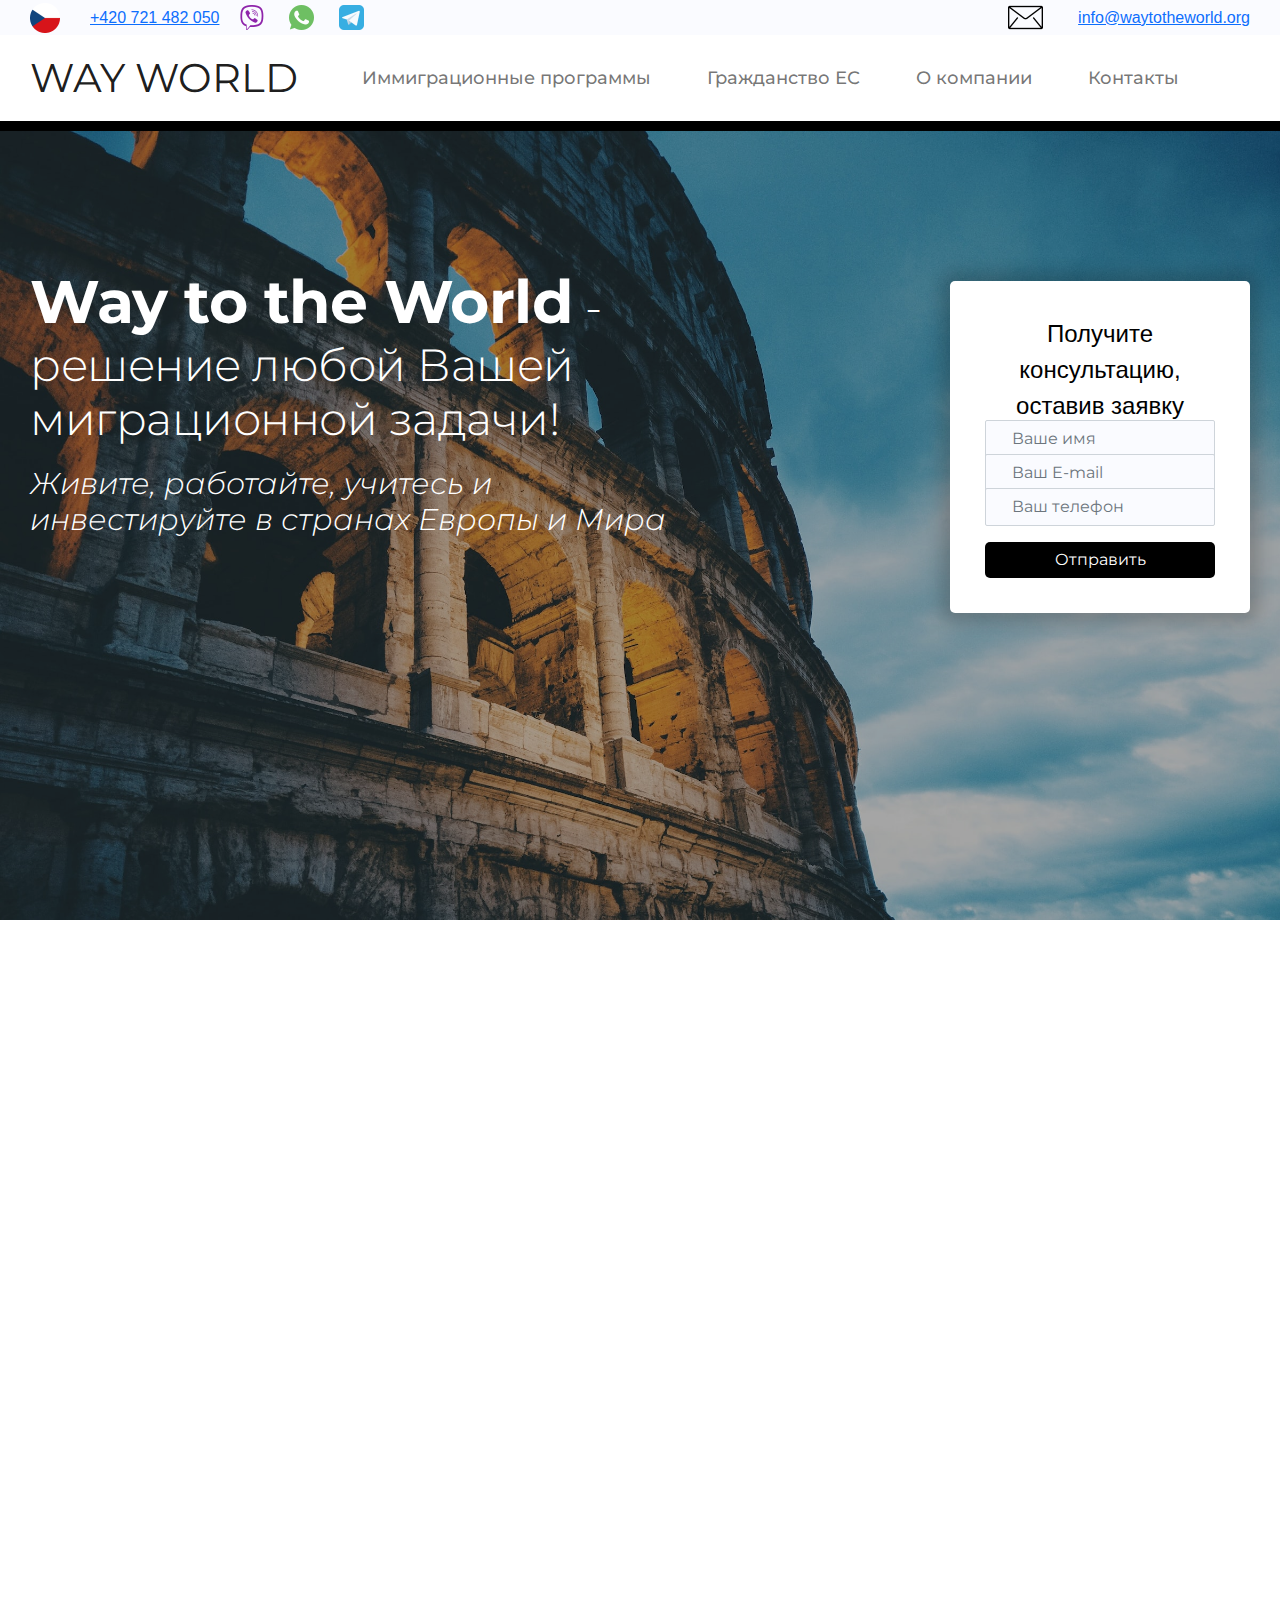
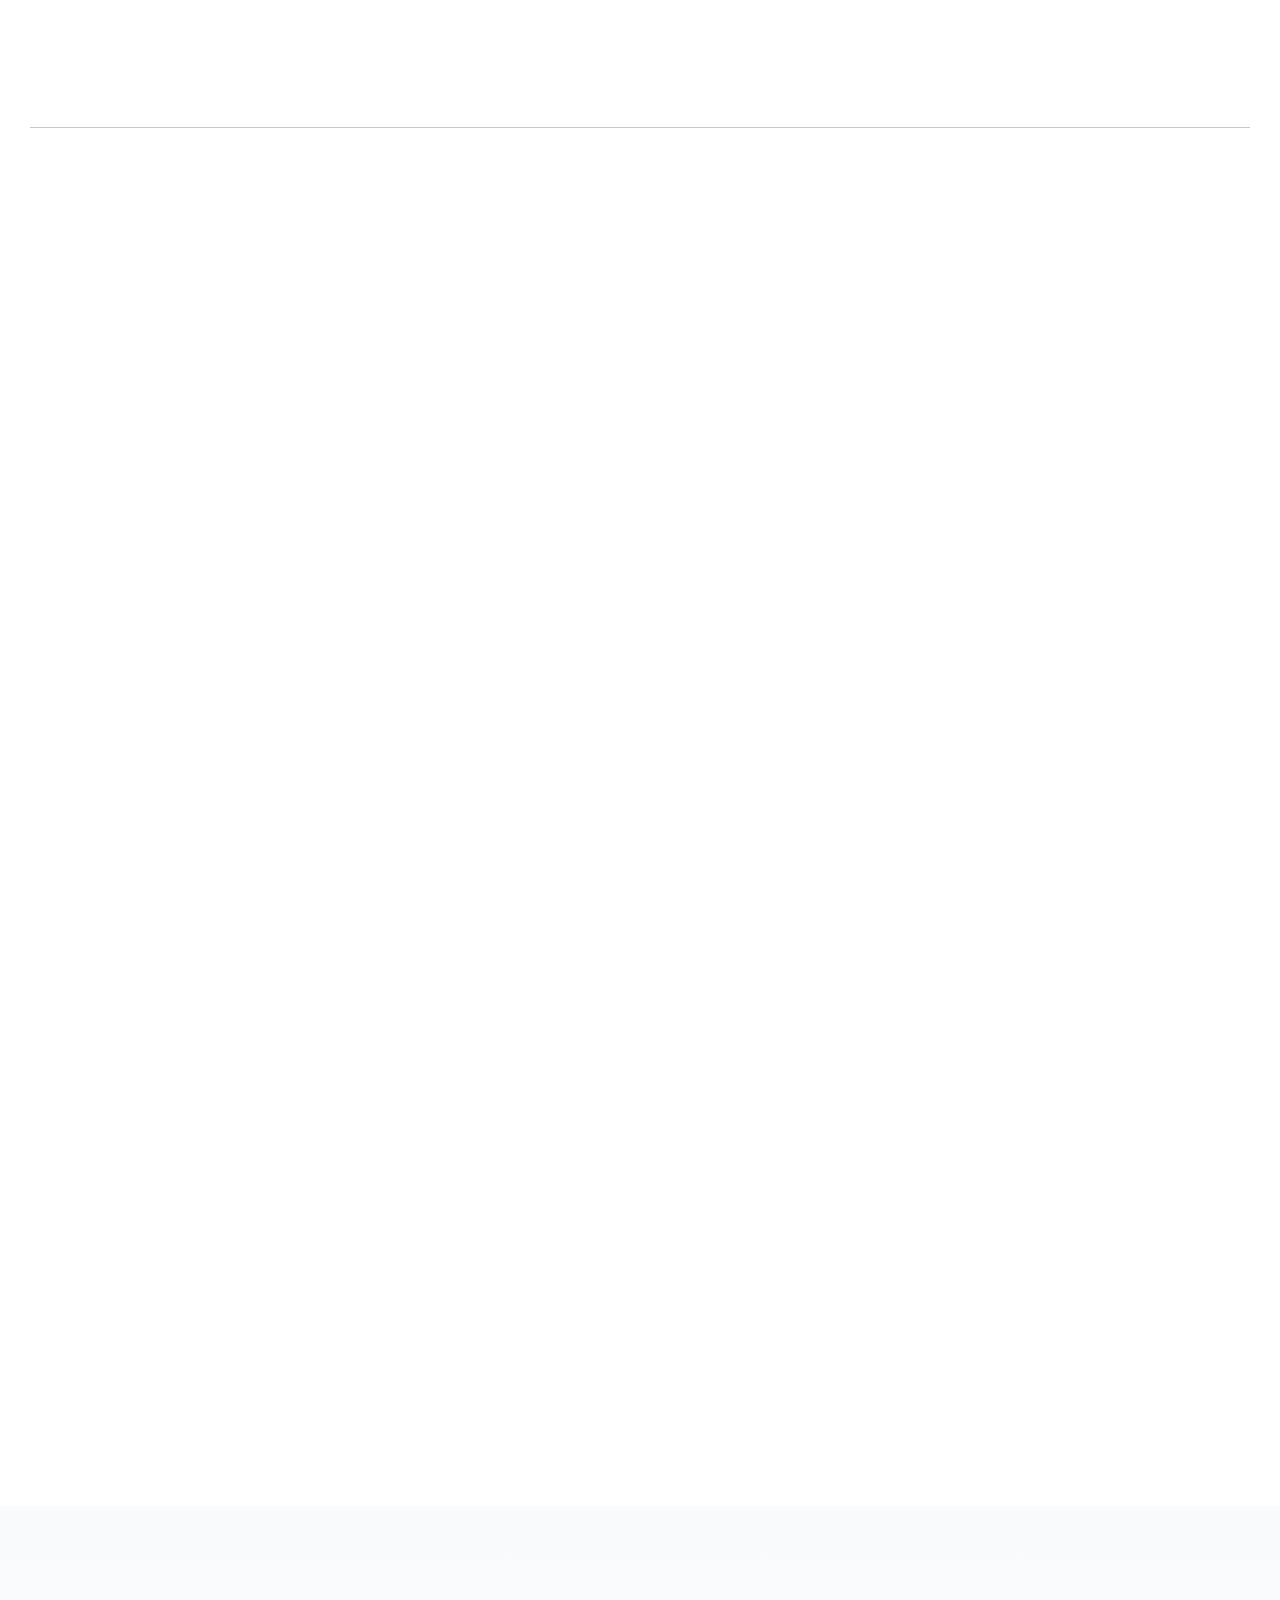
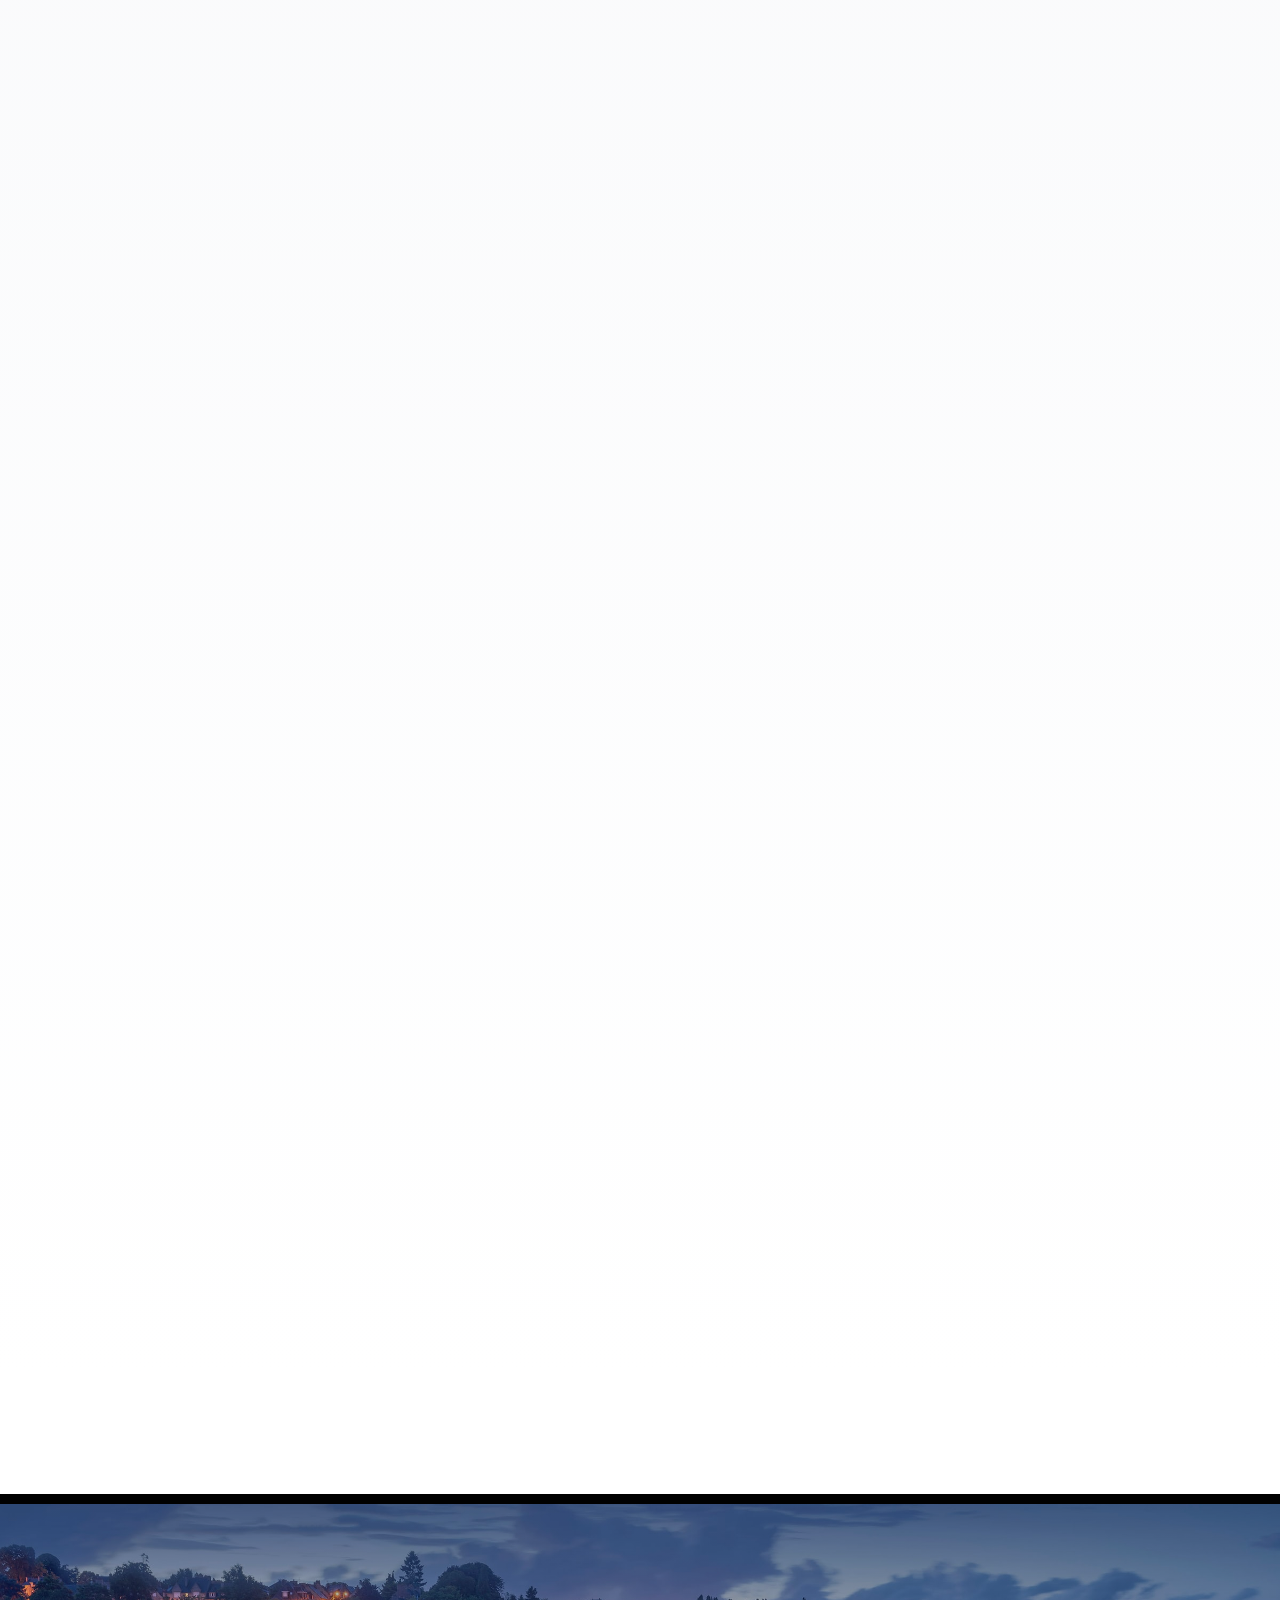
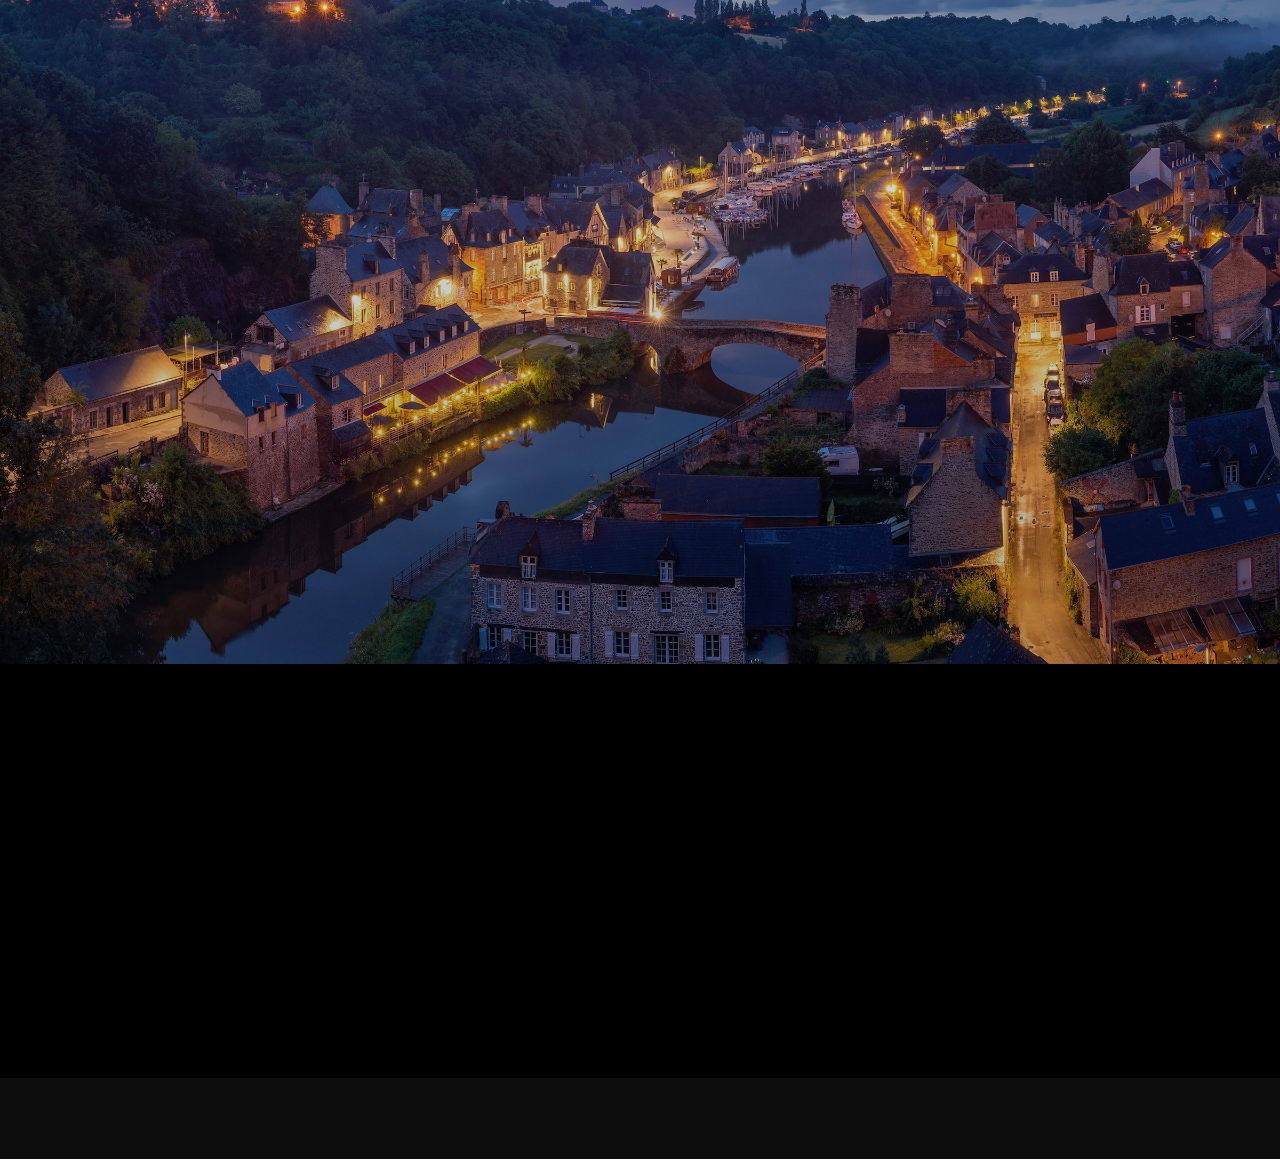
<file: index.html>
<!DOCTYPE html>
<html lang="en">
<head>
    <meta charset="UTF-8">
    <meta http-equiv="X-UA-Compatible" content="IE=edge">
    <meta name="viewport" content="width=device-width, initial-scale=1.0">
    <title>Way World - Гражданство ЕС, ВНЖ и другие миграционной вопросы</title>
    <meta name="description" content="Мы получить получить Гражданство и ВНЖ по всему миру. Индивидуальные решения. Полное сопровождение. Опыт работы более 25 лет"/>
    <link rel="stylesheet" href="src/css/bootstrap.css">
    <link rel="stylesheet" href="src/css/main.css">
    <link rel="stylesheet" href="https://cdnjs.cloudflare.com/ajax/libs/font-awesome/6.1.2/css/all.min.css" integrity="sha512-1sCRPdkRXhBV2PBLUdRb4tMg1w2YPf37qatUFeS7zlBy7jJI8Lf4VHwWfZZfpXtYSLy85pkm9GaYVYMfw5BC1A==" crossorigin="anonymous" referrerpolicy="no-referrer" />
    <link rel="stylesheet" href="src/css/media.css">

    <link rel="shortcut icon" href="src/img/icons/favicon.ico" type="image/x-icon">
    <link rel="icon" href="src/img/icons/favicon.ico" type="image/x-icon">

    <script src="https://ajax.googleapis.com/ajax/libs/jquery/3.6.0/jquery.min.js"></script>
    <script src="https://www.google.com/recaptcha/api.js"></script>
</head>
<body>
    <header class="header element-animation-up-to-down">
        <div class="top-head gray_bg_color">
            <div class="container head_content">
                <ul class="left">
                    <li class="left-item"><img src="src/img/icons/chezh_flag.png" alt=""></li>
                    <li class="left-item phone"> <a href="tel:+420721482050">+420 721 482 050</a></li>
                    <li class="left-item"><a href="viber://chat?number=+420721482050"><img src="src/img/icons/viber.png" alt=""></a></li>
                    <li class="left-item"><a href="https://wa.me/420721482050"><img src="src/img/icons/whatsapp.png" alt=""></a></li>
                    <li class="left-item"><a href="https://t.me/world_pasport"><img src="src/img/icons/telegram.png" alt=""></a></li>
                </ul>
                <ul class="right">
                    <li class="right-item"><img src="src/img/icons/e_mail.png" alt=""></li>
                    <li class="right-item email"><a href="mailto:info@waytotheworld.org">info@waytotheworld.org</a></li>
                </ul>
            </div>
        </div>
    </header>    
        <nav id="navbar" class="navbar sticky-top navbar-expand-lg navbar-light bg_white  element-animation-up-to-down">
            <div class="container ">
              <a class="navbar-brand" href="#">WAY WORLD</a>
              <button class="navbar-toggler" type="button" data-bs-toggle="collapse" data-bs-target="#navbarNav" aria-controls="navbarNav" aria-expanded="false" aria-label="Toggle navigation">
                <span class="navbar-toggler-icon"></span>
              </button>
              <div class="collapse navbar-collapse " id="navbarNav">
                <ul class="navbar-nav">
                  <li class="nav-item">
                    <a class="nav-link  " aria-current="page" href="pages/immigration_programs.html">Иммиграционные программы</a>
                  </li>
                  <li class="nav-item">
                    <a class="nav-link " href="pages/euro_citizen.html">Гражданство ЕС</a>
                  </li>
                  <li class="nav-item">
                    <a class="nav-link " href="pages/about_company.html">О компании</a>
                  </li>
                  <li class="nav-item ">
                    <a class="nav-link " href="pages/about_company.html#contacts">Контакты</a>
                  </li>
                </ul>
              </div>
              
            </div>
            
          </nav>
        <div class="line_block"></div>
        <div class="introduction">
            <div class="bgc_img">
                  <img src="src/img/bence-boros-JazIGJ8_iw4-unsplash.jpg" alt="" style="filter:brightness(0.7)">
            </div>
            <div class="content container" >
                <div class="flex-center">
                    <div class="header_text element-animation-left-to-right" > 
                      <h1 class="h1"> <b>Way to the  World</b> - решение любой Вашей миграционной задачи!</h1>
                      <h2 class="h2">Живите, работайте, учитесь и инвестируйте в странах Европы и Мира</h2>
                    </div>
                </div>  
                <div class="header_form element-animation-right-to-left">
                  <form id="contact_form" method="post" action="handler.php" role="form">
                    <div class="messages"></div>
                    <p class="title">Получите консультацию, оставив заявку</p> 
                    <div class="mb-3">
                      <i class="fa-solid fa-circle-user"></i>
                      <input type="text" name="name" class="form-control gray_bg_color" id="exampleInputEmail1" aria-describedby="emailHelp" placeholder="Ваше имя" required  minlength="2" maxlength="30">
                      
                    </div>
                    <div class="mb-3">
                      <i class="fa-solid fa-envelope"></i>
                      <input type="email" name="email" class="form-control gray_bg_color" id="exampleInputEmail1" aria-describedby="emailHelp" placeholder="Ваш E-mail" required maxlength="30">
                      
                    </div>
                    <div class="mb-3">
                      <i class="fa-solid fa-phone"></i>
                      <input type="text" name="phone" class="form-control gray_bg_color" id="exampleInputPassword1" placeholder="Ваш телефон" required>
                    </div>

                    <div class="mb-3">
                      <div class="g-recaptcha" data-sitekey="6Ld8QUohAAAAAA7nnit6LcEEHPjnGUrrTkWWwdqd"></div>
                    </div>
                    
                    <button type="submit" class="btn btn-primary btn_bg_green" style="width: 100%;">Отправить</button>
                  </form>
                </div>
        </div>
        </div>


    <section class="section_information container">
        <h1 class="h1 element-animation-down-to-up">Как мы работаем</h1>
        <div class="how-do-we-work">
          
              <div class="img first flex-item element-animation-down-to-up">
                  <img src="src/img/icons/Page-1.png" alt="">
              </div>
              <div class="h1 first flex-item element-animation-down-to-up">Подбор миграционной программы</div>
              <div class="desc-text first flex-item element-animation-down-to-up">Специалисты Way to the World подберут программу иммиграции под Ваши цели и потребности.</div>

              <div class="img second flex-item element-animation-down-to-up">
                <img src="src/img/icons/hand_help.png" alt="">
              </div>
              <div class="h1 second flex-item element-animation-down-to-up" >Полное сопровождение</div>
              <div class="desc-text second flex-item element-animation-down-to-up">Юристы компании сопроводят Вас от первого звонка до получения желаемого результата. На всех этапах для Вас будет доступна юридическая поддержка.</div>

              <div class="img third flex-item element-animation-down-to-up">
                <img src="src/img/icons/passport 1.png" alt="">
              </div> 
              <div class="h1 third flex-item element-animation-down-to-up">Поддержка на месте</div>
              <div class="desc-text  third flex-item element-animation-down-to-up">Мы поможем Вам оформить все необходимые внутренние документы (после оформления гражданства).</div>
          
        </div>




          <hr>

        <h2 class="h2 element-animation-down-to-up">Про Way to the World</h2>
        <div class="about-program">

          <div class="img-one grid-item item1 element-animation-left-to-right">
            <img src="src/img/banner/logo.png" alt="">
          </div>
          <div class="tit grid-item item2 element-animation-down-to-up">
            Опыт работы
          </div>
          <div class="description grid-item item3 element-animation-right-to-left">
            Более 25 лет безоговорочного лидерства на миграционном рынке СНГ, десятки тысяч довольных клиентов, получивших желаемый результат.
          </div>
          <div class="tit grid-item item4 element-animation-down-to-up">
            Экспертность
          </div>
          <div class="description grid-item item5 element-animation-right-to-left">
            В Way to the World работают только лучшие миграционные юристы. А ведущие сотрудники являются  экспертами в своем деле.
          </div>




          <div class="img-two grid-item item6 element-animation-left-to-right">
            <img src="src/img/banner/IMG_1004 1.png" alt="">
          </div>
          <div class="tit grid-item item7 element-animation-up-to-down">
            Индивидуальные решения
          </div>
          <div class="description grid-item item8 element-animation-right-to-left">
            Мы предлагаем уникальные решения для каждого клиента, в зависимости от ключевых целей и потребностей.
          </div>
          <div class="tit grid-item item9 element-animation-up-to-down">
            Направление работы
          </div>
          <div class="description grid-item item10 element-animation-right-to-left">
            Оформление гражданства стран всего мира. Ежегодно с нами оформляют гражданство более 5 000 клиентов.
          </div>
        </div>


    </section>

  

    


  <div class="bgc-color-gradient">
    <section class="popular_programs ">
      <!-- <div class="bg_img_popular_programs">
          <img src="src/img/rabstol_net_flags_67 1.jpg" alt="">
      </div> -->
      <div class="content container">
       
        
        <h1 class="h1 element-animation-down-to-up">Популярные программы иммиграции</h1>
        <div class="display_grid">
          <a href="#" id = "grid-item-one"class="grid_item element-animation-left-to-right ">
            <img src="src/img/pexels-photo-771023 1.png" class="chezhskiy" alt="">
            <div class="block">
              <p class="mini-title">Программа:</p>
              <img src="src/img/icons/chezh_crest1.png" alt="">
            </div>
            <div class="text">Гражданство Чехии</div>
          </a>
          <a href="#" id = "grid-item-two" class="grid_item element-animation-down-to-up ">
            <img src="src/img/pexels-photo-771023 2.png" class="romania" alt="">
            <div class="block">
              <p class="mini-title">Программа:</p>
              <img src="src/img/icons/chezh_crest2.png" alt="">
            </div>
            <div class="text">Гражданство Румынии</div>
          </a>
          <a href="#" id = "grid-item-three" class="grid_item element-animation-right-to-left ">
            <img src="src/img/pexels-photo-771023 3.png" class="poland" alt="">
            <div class="block">
              <p class="mini-title">Программа:</p>
              <img src="src/img/icons/chezh_crest3.png" alt="">
            </div>
            <div class="text">Карта Поляка</div>
          </a>
        </div>
      </div>
    </section>
  </div>
    <div class="line_block " style="position: relative; top: 117px; left: 0;"></div>
  <footer class="footer">
    <div class="footer_first_content">
        
        <div class="content container" >
          
            <div class="footer_text element-animation-left-to-right"> 
              <div class="h1">Откройте для себя новые возможности для успешной жизни!</div>
              <div class="h2">Мир без границ с <br> Way to the World</div>
            </div>
           
        <div class="footer_form element-animation-right-to-left">
          <form id="contact_form" method="post" action="handler.php" role="form">
            <div class="messages"></div>
            <p class="title">Получите консультацию, оставив заявку</p> 
            <div class="mb-3">
              <i class="fa-solid fa-circle-user"></i>
              <input type="text" name="name" class="form-control gray_bg_color" id="exampleInputEmail1" aria-describedby="emailHelp" placeholder="Ваше имя" required  minlength="2" maxlength="30">
              
            </div>
            <div class="mb-3">
              <i class="fa-solid fa-envelope"></i>
              <input type="email" name="email" class="form-control gray_bg_color" id="exampleInputEmail1" aria-describedby="emailHelp" placeholder="Ваш E-mail" required maxlength="30">
              
            </div>
            <div class="mb-3">
              <i class="fa-solid fa-phone"></i>
              <input type="text" name="phone" class="form-control gray_bg_color" id="exampleInputPassword1" placeholder="Ваш телефон" required>
            </div>

            <div class="mb-3">
              <div class="g-recaptcha" data-sitekey="6Ld8QUohAAAAAA7nnit6LcEEHPjnGUrrTkWWwdqd"></div>
            </div>
            
            <button type="submit" class="btn btn-primary btn_bg_green" style="width: 100%;">Отправить</button>
          </form>
      </div>
    </div>
  </div>
  
  <div class="footer_second_content ">
    <div class="container">
      <div class="row">
          <div class="col-lg-3 col-md-6">
              <div class="footer-info">
                  <h1 class="main_title element-animation-down-to-up">WAY WORLD</h1>
              </div>
          </div>
          <div class="col-lg-3 col-md-6 footer-links citizenship element-animation-down-to-up">
            <h4>Популярные услуги</h4>
            <ul>
                <li><a href="#"><img src="src/img/icons/chezh_flag.png" alt="">Гражданство Чехии</a></li>
                <li><a href="#"><img src="src/img/icons/romania_logo.png" alt="">Гражданство Румынии</a></li>
                <li><a href="#"><img src="src/img/icons/euro_logo.png" alt="">Гражданство ЕС</a></li>
                <li><a href="pages/imigration-progs/map_poland.html"><img src="src/img/icons/poland_logo.png" alt="">Карта Поляка</a></li>
                <li><a href="#"><img src="src/img/icons/bolgaria_logo.png" alt="">Гражданство Болгарии</a></li>
            </ul> 
          </div>
          <div class="col-lg-3 col-md-6 footer-links about element-animation-down-to-up">
              <h4>О компании</h4>
              <ul>
                <li><a href="#">Контакты</a></li>
                <li><a href="#">О нас</a></li>
              </ul>  
          </div>
          <div class="col-lg-3 col-md-6 footer-cooporated element-animation-down-to-up">
              <h4>In cooperated with</h4>
              <a href="https://bitspsltd.co.uk/"><img src="src/img/icons/logo result white edition.png" alt=""></a>
              
          </div>
      </div>
  </div>
  </div>
</div>
    <div class="footer_third_content">
      <div class="content container">
        <a class="element-animation-down-to-up" href="#">Way to the World, 2006-2022 © Все права защищены </a>
        <a class="element-animation-down-to-up" href="#">Отказ от ответственности</a>
        <a class="element-animation-down-to-up" href="#">Политика конфиденциальности</a>
      </div>
    </div>
  </footer>







  
  <div id="modal-content" class="modal-window ">
    <div class="text-img">
      <div class="img">
        <img src="src/img/pexels-alex-azabache-3182530.jpg" alt="">
      </div>
      <div class="text">
        <h2 class="modal-h2">ГРАЖДАНСТВО ЕС по упрощённой процедуре</h2>
        <p class="modal-p">Станьте владельцем второго паспорта одной из стран Евросоюза по специальной программе</p>
      </div>
    </div>  
    <div class="modal-form">
      <div id="modal-close" class="close-x">
         <a href="" class="close-link">X</a>
      </div>
      <form id="contact_form" method="post" action="handler.php" role="form">
        <div class="messages"></div>
        <h1 class="title">Заполните заявку</h1>
        <p class="text-title">И получите бесплатную консультацию с миграционным юристом </p> 
        <div class="mb-3">
          <i class="fa-solid fa-circle-user"></i>
          <input type="text" name="name" class="form-control gray_bg_color" id="exampleInputEmail1" aria-describedby="emailHelp" placeholder="Ваше имя" required  minlength="2" maxlength="30">
          
        </div>
        <div class="mb-3">
          <i class="fa-solid fa-envelope"></i>
          <input type="email" name="email" class="form-control gray_bg_color" id="exampleInputEmail1" aria-describedby="emailHelp" placeholder="Ваш E-mail" required maxlength="30">
          
        </div>
        <div class="mb-3">
          <i class="fa-solid fa-phone"></i>
          <input type="text" name="phone" class="form-control gray_bg_color" id="exampleInputPassword1" placeholder="Ваш телефон" required>
        </div>

        <div class="mb-3">
          <div class="g-recaptcha" data-sitekey="6Ld8QUohAAAAAA7nnit6LcEEHPjnGUrrTkWWwdqd"></div>
        </div>
        
        <button type="submit" class="btn btn-primary btn_bg_green" style="width: 100%;">Отправить</button>
      </form>
    </div>
 </div>
 <div id="gray-bg-color"class="bg-modal-color"></div>
    <script src="src/js/bootstrap.min.js"></script> 
    <script src="src/js/main.js"></script>  
    </body>
</html>
</file>
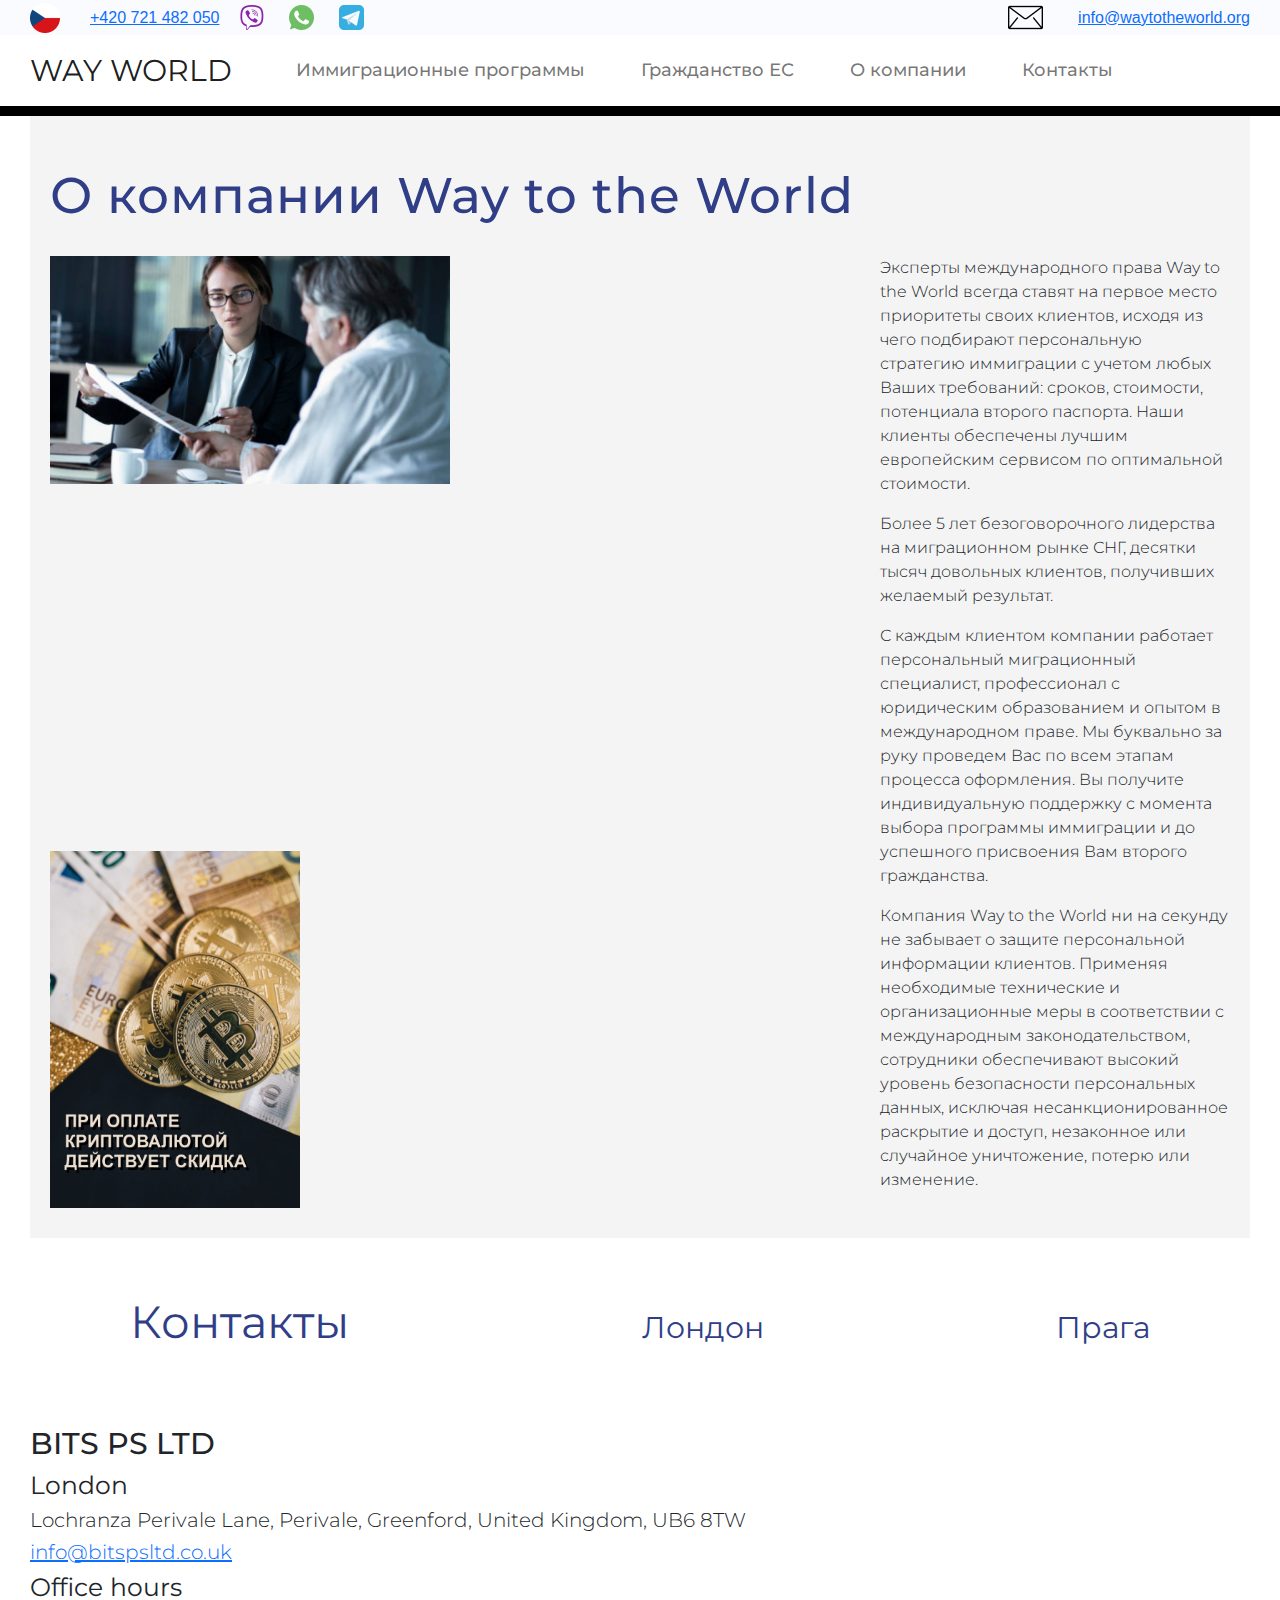
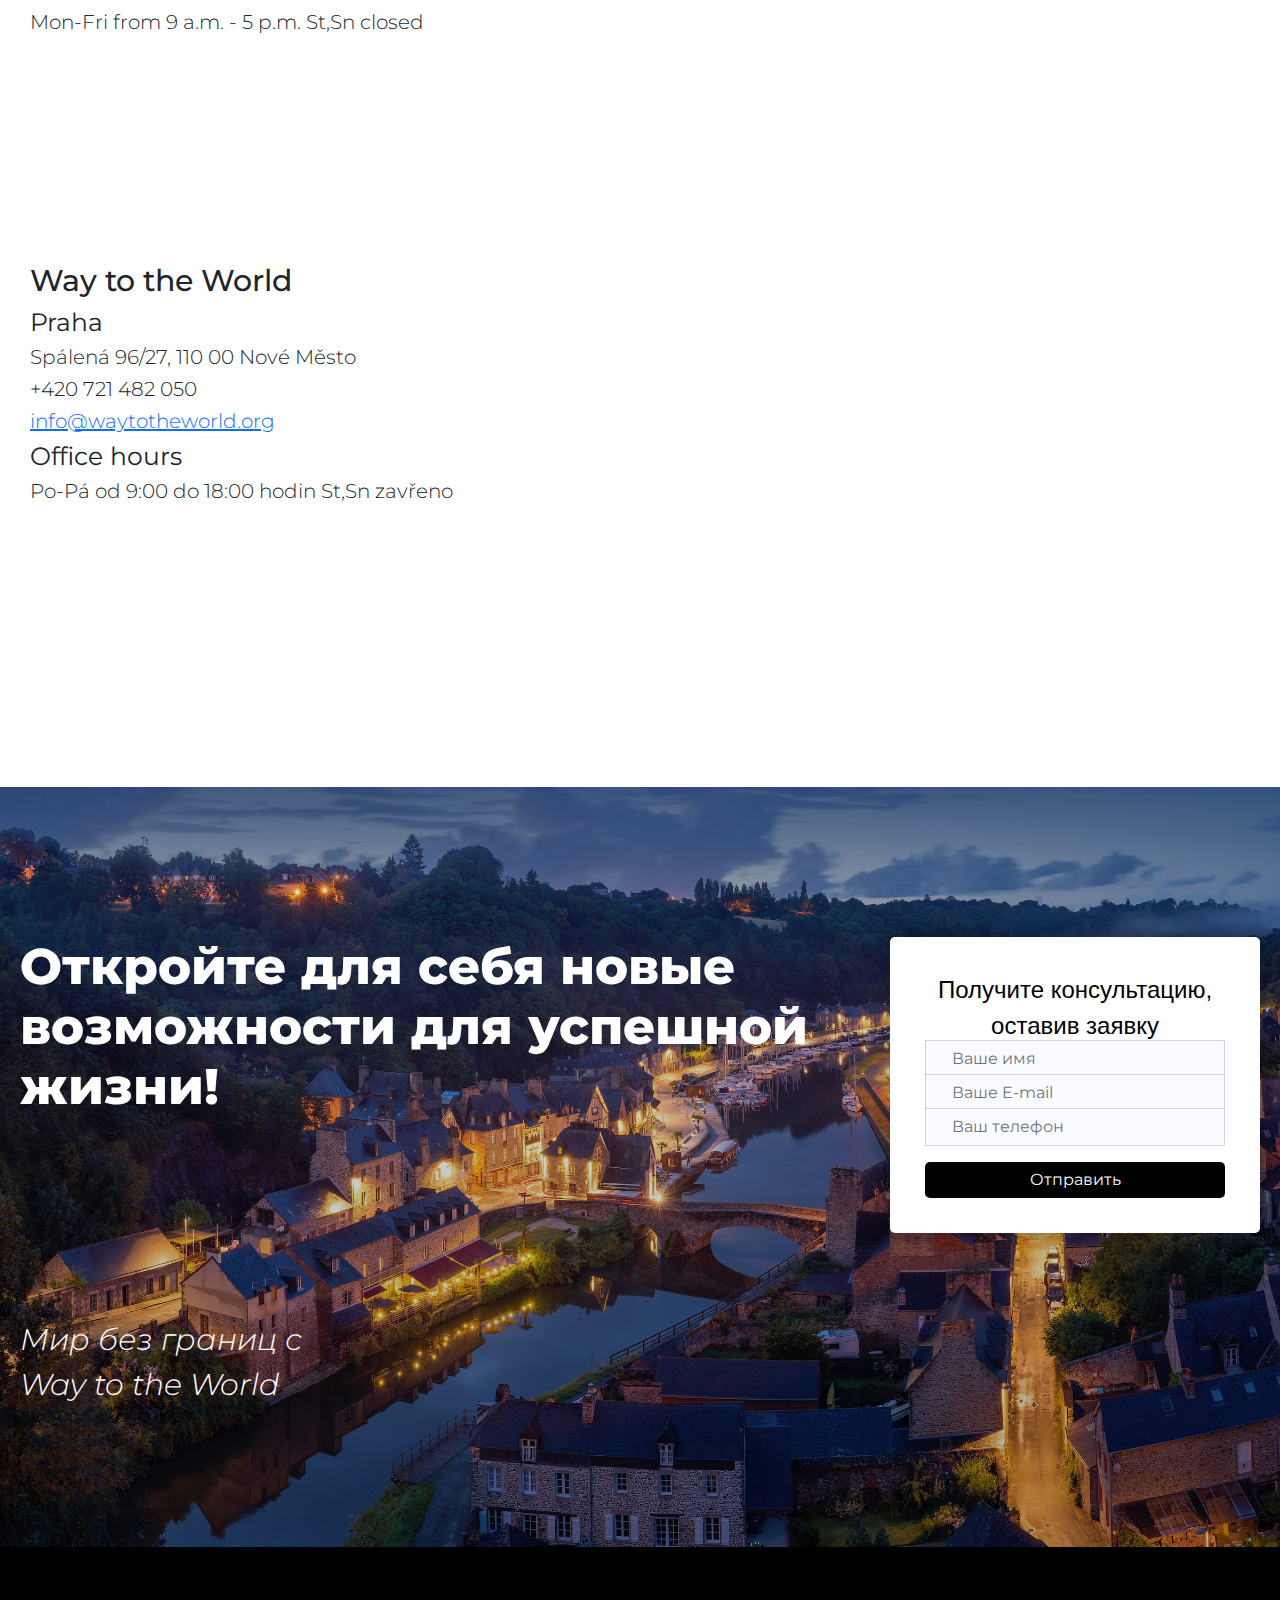
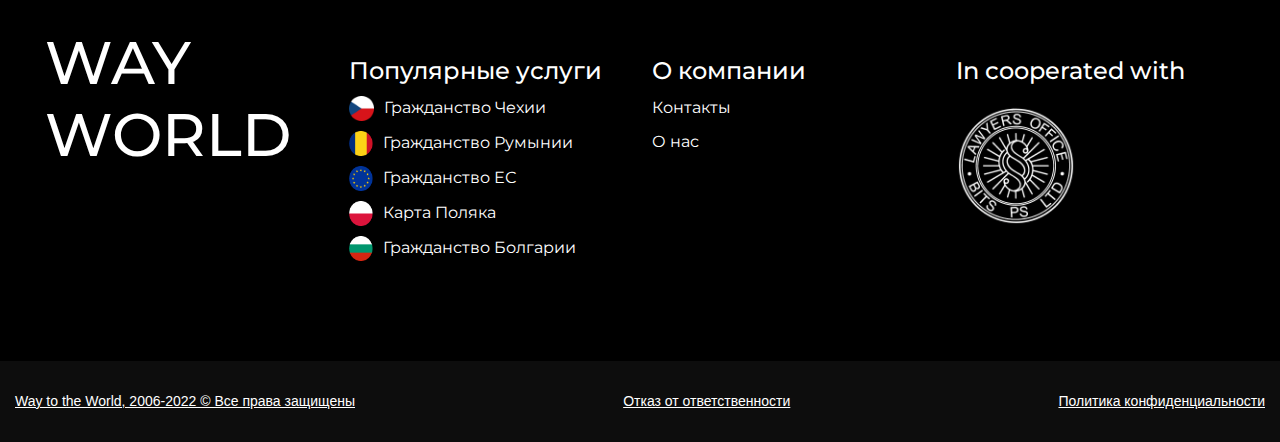
<file: pages/about_company.html>
<!DOCTYPE html>
<html lang="en">
<head>
    <meta charset="UTF-8">
    <meta http-equiv="X-UA-Compatible" content="IE=edge">
    <meta name="viewport" content="width=device-width, initial-scale=1.0">
    <title>О компании Way World</title>
    <link rel="stylesheet" href="../src/css/bootstrap.css">
    <link rel="stylesheet" href="../src/css/main.css">
    <link rel="stylesheet" href="../src/css/about_company.css">
    <link rel="stylesheet" href="https://cdnjs.cloudflare.com/ajax/libs/font-awesome/6.1.2/css/all.min.css" integrity="sha512-1sCRPdkRXhBV2PBLUdRb4tMg1w2YPf37qatUFeS7zlBy7jJI8Lf4VHwWfZZfpXtYSLy85pkm9GaYVYMfw5BC1A==" crossorigin="anonymous" referrerpolicy="no-referrer" />
    

    <link rel="shortcut icon" href="../src/img/icons/favicon.ico" type="image/x-icon">
    <link rel="icon" href="../src/img/icons/favicon.ico" type="image/x-icon">
    
    <link rel="stylesheet" href="../src/css/media.css">
    <script src="https://ajax.googleapis.com/ajax/libs/jquery/3.6.0/jquery.min.js"></script>
    <script src="https://www.google.com/recaptcha/api.js"></script>
</head>
<body>
  <header class="header">
    <div class="top-head gray_bg_color">
        <div class="container head_content">
            <ul class="left">
                <li class="left-item"><img src="../src/img/icons/chezh_flag.png" alt=""></li>
                <li class="left-item phone"> <a href="tel:+420721482050">+420 721 482 050</a></li>
                    <li class="left-item"><a href="viber://chat?number=+420721482050"><img src="../src/img/icons/viber.png" alt=""></a></li>
                    <li class="left-item"><a href="https://wa.me/420721482050"><img src="../src/img/icons/whatsapp.png" alt=""></a></li>
                    <li class="left-item"><a href="https://t.me/world_pasport"><img src="../src/img/icons/telegram.png" alt=""></a></li>
            </ul>
            <ul class="right">
                <li class="right-item"><img src="../src/img/icons/e_mail.png" alt=""></li>
                <li class="right-item email"><a href="mailto:info@waytotheworld.org">info@waytotheworld.org</a></li>
            </ul>
        </div>
    </div>
  </header>
        <nav id="navbar" class="navbar sticky-top navbar-expand-lg navbar-light bg_white ">
            <div class="container ">
              <a class="navbar-brand oswald" href="../index.html">WAY WORLD</a>
              <button class="navbar-toggler" type="button" data-bs-toggle="collapse" data-bs-target="#navbarNav" aria-controls="navbarNav" aria-expanded="false" aria-label="Toggle navigation">
                <span class="navbar-toggler-icon"></span>
              </button>
              <div class="collapse navbar-collapse " id="navbarNav">
                <ul class="navbar-nav">
                  <li class="nav-item">
                    <a class="nav-link color_blue roboto " aria-current="page" href="../pages/immigration_programs.html">Иммиграционные программы</a>
                  </li>
                  <li class="nav-item">
                    <a class="nav-link color_blue roboto" href="euro_citizen.html">Гражданство ЕС</a>
                  </li>
                  <li class="nav-item ">
                    <a class="nav-link color_blue roboto" href="#">О компании</a>
                  </li>
                  <li class="nav-item ">
                    <a class="nav-link color_blue roboto" href="#contacts">Контакты</a>
                  </li>
                </ul>
              </div>
              
            </div>
            
          </nav>
        <div class="line_block"></div>
    
    <section class="about_first_block">
        <div class="container">
            <div class="content">
                <h1 class="h1">О компании Way to the World</h1>
                <div class="workers_block">
                    <div class="img">
                        <img src="../src/img/workers 1.jpg" class="workers" alt="">
                    </div>
                    <div class="workers_text_block">
                        <p>Эксперты международного права Way to the World всегда ставят на первое место приоритеты своих клиентов, исходя из чего подбирают персональную стратегию иммиграции с учетом любых Ваших требований: сроков, стоимости, потенциала второго паспорта. Наши клиенты обеспечены лучшим европейским сервисом по оптимальной стоимости.</p>
                        <p>Более 5 лет безоговорочного лидерства на миграционном рынке СНГ, десятки тысяч довольных клиентов, получивших желаемый результат.</p>
                    </div>
                </div>
                <div class="banner_block">
                    <div class="img">
                        <img src="../src/img/img_imigration_programs/IMG_0975 1.jpg" class="banner" alt="">
                    </div>
                    <div class="banner_text_block">
                        <p>С каждым клиентом компании работает персональный миграционный специалист, профессионал с юридическим образованием и опытом в международном праве. Мы буквально за руку проведем Вас по всем этапам процесса оформления. Вы получите индивидуальную поддержку с момента выбора программы иммиграции и до успешного присвоения Вам второго гражданства.</p>
                        <p>Компания Way to the World  ни на секунду не забывает о защите персональной информации клиентов. Применяя необходимые технические и организационные меры в соответствии с международным законодательством, сотрудники обеспечивают высокий уровень безопасности персональных данных, исключая несанкционированное раскрытие и доступ, незаконное или случайное уничтожение, потерю или изменение.</p>
                    </div>
                </div>
            </div>
        </div>
    </section>
    <section id="contacts" class="contacts_block">
        <div class="container">
            <div class="head">
                <div class="contact">Контакты</div>
                <div class="london">Лондон</div>
                <div class="praha">Прага</div>
            </div>
        
        <div class="contacts-grid">
            <div class="grid-item first">
                <div class="h1">BITS PS LTD</div>
                <div class="h2">London</div> 
                <div class="h3">Lochranza Perivale Lane, Perivale, Greenford, United Kingdom, UB6 8TW</div>
                <div class="h3"><a href="mailto:info@bitspsltd.co.uk">info@bitspsltd.co.uk</a></div>
                <div class="h2">Office hours</div>
                <div class="h3">Mon-Fri from 9 a.m. - 5 p.m. St,Sn closed</div>
            </div>
            <div class="grid-item second">
                <iframe width="100%" height="400" frameborder="0" scrolling="no" marginheight="0" marginwidth="0" src="https://maps.google.com/maps?width=100%25&amp;height=600&amp;hl=en&amp;q=Perivale%20Ln,%20London,%20Perivale,%20Greenford%20UB6%208TW,%20United%20Kingdom+(BITS%20PS%20LTD)&amp;t=&amp;z=13&amp;ie=UTF8&amp;iwloc=B&amp;output=embed"><a href="https://www.maps.ie/distance-area-calculator.html">distance maps</a></iframe>
            </div>
            <div class="grid-item third">
                <div class="h1">Way to the World</div>
                <div class="h2">Praha</div> 
                <div class="h3">Spálená 96/27, 110 00 Nové Město</div>
                <div class="h3">+420 721 482 050</div>
                <div class="h3"><a href="mailto:info@waytotheworld.org">info@waytotheworld.org</a></div>
                <div class="h2">Office hours</div>
                <div class="h3">Po-Pá od 9:00 do 18:00 hodin St,Sn zavřeno</div>
            </div>
            <div class="grid-item fourth">
                <iframe width="100%" height="400" frameborder="0" scrolling="no" marginheight="0" marginwidth="0" src="https://maps.google.com/maps?width=100%25&amp;height=300&amp;hl=en&amp;q=Sp%C3%A1len%C3%A1%2096/27,%20110%2000%20Nov%C3%A9%20M%C4%9Bsto+()&amp;t=&amp;z=14&amp;ie=UTF8&amp;iwloc=B&amp;output=embed"><a href="https://www.maps.ie/distance-area-calculator.html">measure area map</a></iframe>
            </div>
        </div>
    </div> 
    </section>

    
   
    <footer class="footer">
    <div class="footer_first_content">
        
        <div class="content container" >
          
            <div class="footer_text "> 
              <div class="h1">Откройте для себя новые возможности для успешной жизни!</div>
              <div class="h2">Мир без границ с <br> Way to the World</div>
            </div>
          
        <div class="footer_form">
          <form id="contact_form" method="post" action="../handler.php" role="form">
            <div class="messages"></div>
            <p class="title">Получите консультацию, оставив заявку</p> 
            <div class="mb-3">
              <i class="fa-solid fa-circle-user"></i>
              <input type="text" name="name" class="form-control gray_bg_color" id="exampleInputEmail1" aria-describedby="emailHelp" placeholder="Ваше имя" required  minlength="2" maxlength="30">
              
            </div>
            <div class="mb-3">
              <i class="fa-solid fa-envelope"></i>
              <input type="email" name="email" class="form-control gray_bg_color" id="exampleInputEmail1" aria-describedby="emailHelp" placeholder="Ваше E-mail" required maxlength="30">
              
            </div>
            <div class="mb-3">
              <i class="fa-solid fa-phone"></i>
              <input type="text" name="phone" class="form-control gray_bg_color" id="exampleInputPassword1" placeholder="Ваш телефон" required>
            </div>

            <div class="mb-3">
              <div class="g-recaptcha" data-sitekey="6Ld8QUohAAAAAA7nnit6LcEEHPjnGUrrTkWWwdqd"></div>
            </div>
            
            <button type="submit" class="btn btn-primary btn_bg_green" style="width: 100%;">Отправить</button>
          </form>
      </div>
    </div>
  </div>
  
  <div class="footer_second_content">
    <div class="container">
      <div class="row">
          <div class="col-lg-3 col-md-6">
              <div class="footer-info">
                  <h1 class="main_title">WAY WORLD</h1>
              </div>
          </div>
          <div class="col-lg-3 col-md-6 footer-links citizenship">
            <h4>Популярные услуги</h4>
            <ul>
                <li><a href="#"><img src="../src/img/icons/chezh_flag.png" alt="">Гражданство Чехии</a></li>
                <li><a href="#"><img src="../src/img/icons/romania_logo.png" alt="">Гражданство Румынии</a></li>
                <li><a href="#"><img src="../src/img/icons/euro_logo.png" alt="">Гражданство ЕС</a></li>
                <li><a href="#"><img src="../src/img/icons/poland_logo.png" alt="">Карта Поляка</a></li>
                <li><a href="#"><img src="../src/img/icons/bolgaria_logo.png" alt="">Гражданство Болгарии</a></li>
            </ul> 
          </div>
          <div class="col-lg-3 col-md-6 footer-links about">
              <h4>О компании</h4>
              <ul>
                <li><a href="#">Контакты</a></li>
                <li><a href="#">О нас</a></li>
              </ul>  
          </div>
          <div class="col-lg-3 col-md-6 footer-cooporated">
              <h4>In cooperated with</h4>
              <a href="https://bitspsltd.co.uk/"><img src="../src/img/icons/logo result white edition.png" alt=""></a>
              
          </div>
      </div>
  </div>
  </div>
</div>
<div class="footer_third_content">
  <div class="content container">
    <a href="#">Way to the World, 2006-2022 © Все права защищены </a>
    <a href="#">Отказ от ответственности</a>
    <a href="#">Политика конфиденциальности</a>
  </div>
</div>
  </footer>
    <script src="../src/js/bootstrap.min.js"></script> 
    <script src="../src/js/main.js"></script>  
    <!-- <script src="https://cdn.jsdelivr.net/npm/bootstrap@5.0.2/dist/js/bootstrap.bundle.min.js" integrity="sha384-MrcW6ZMFYlzcLA8Nl+NtUVF0sA7MsXsP1UyJoMp4YLEuNSfAP+JcXn/tWtIaxVXM" crossorigin="anonymous"></script>  -->
    </body>
</html>
</file>
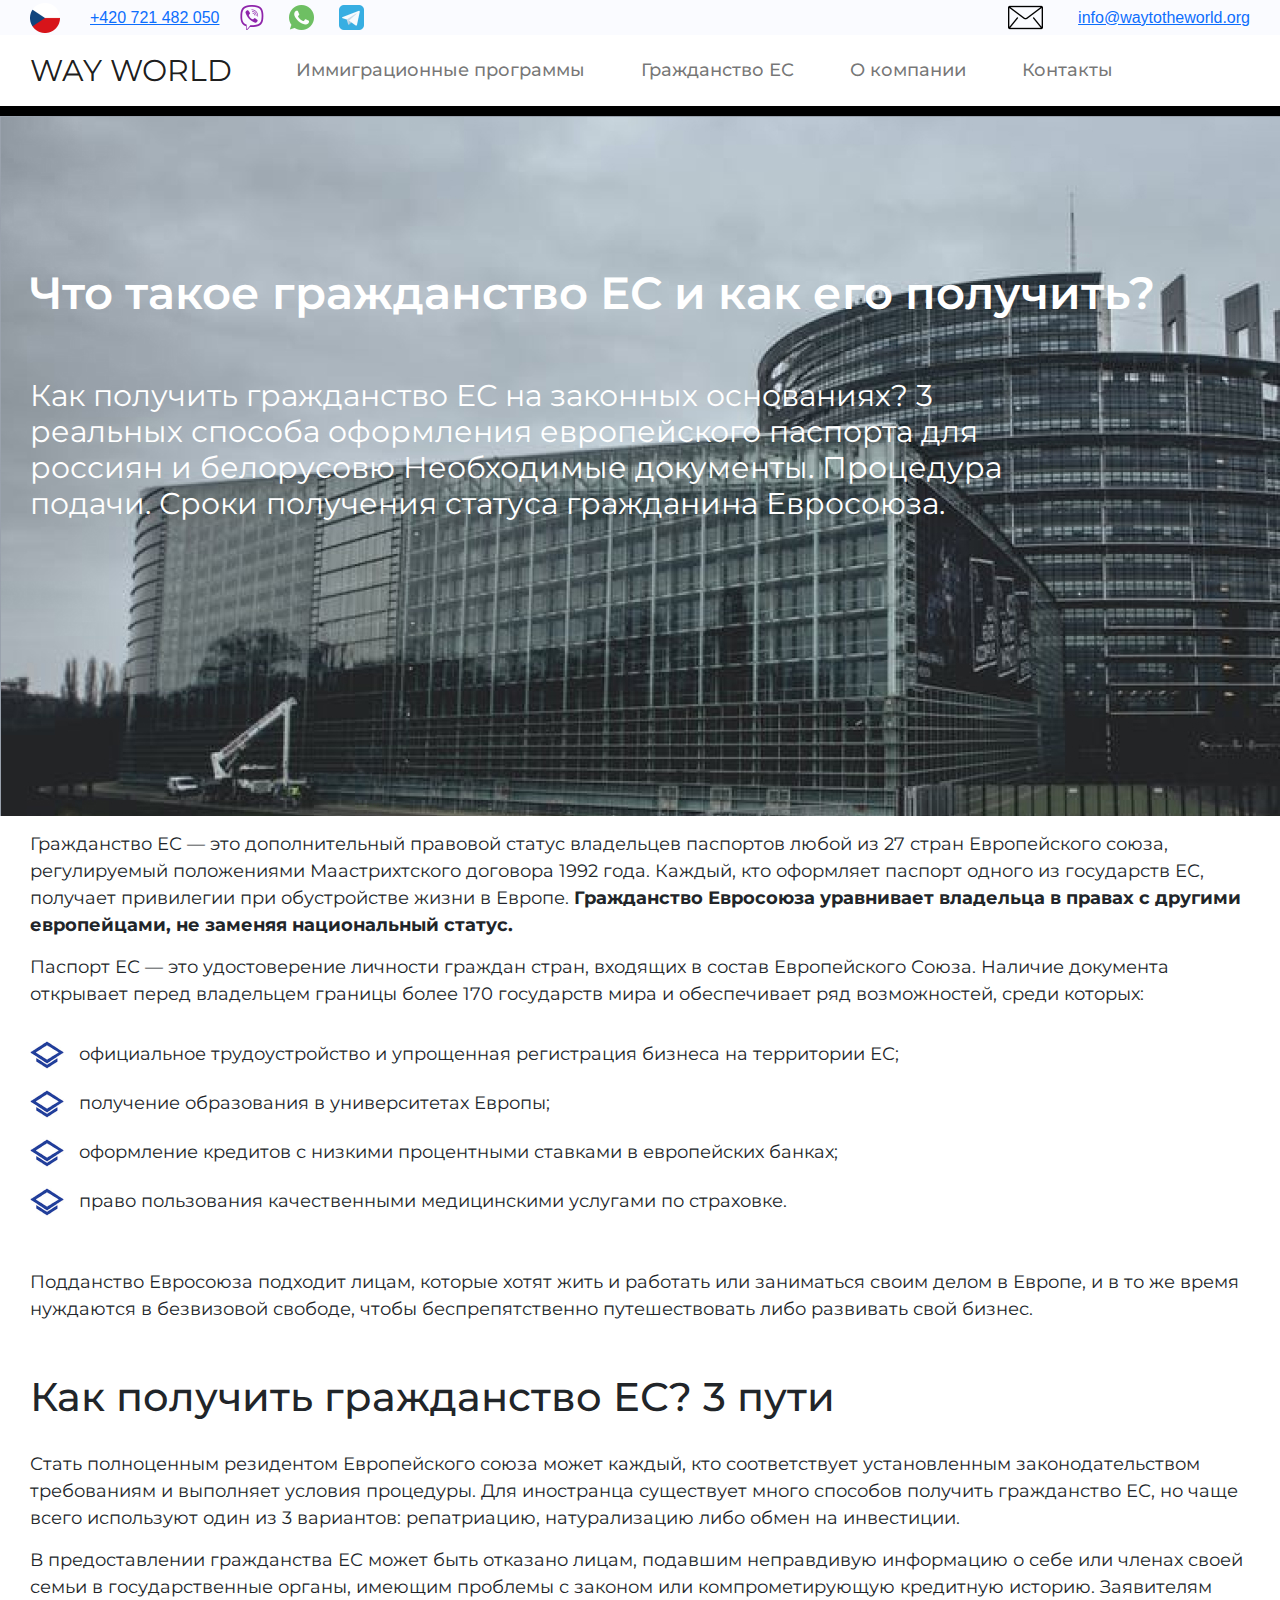
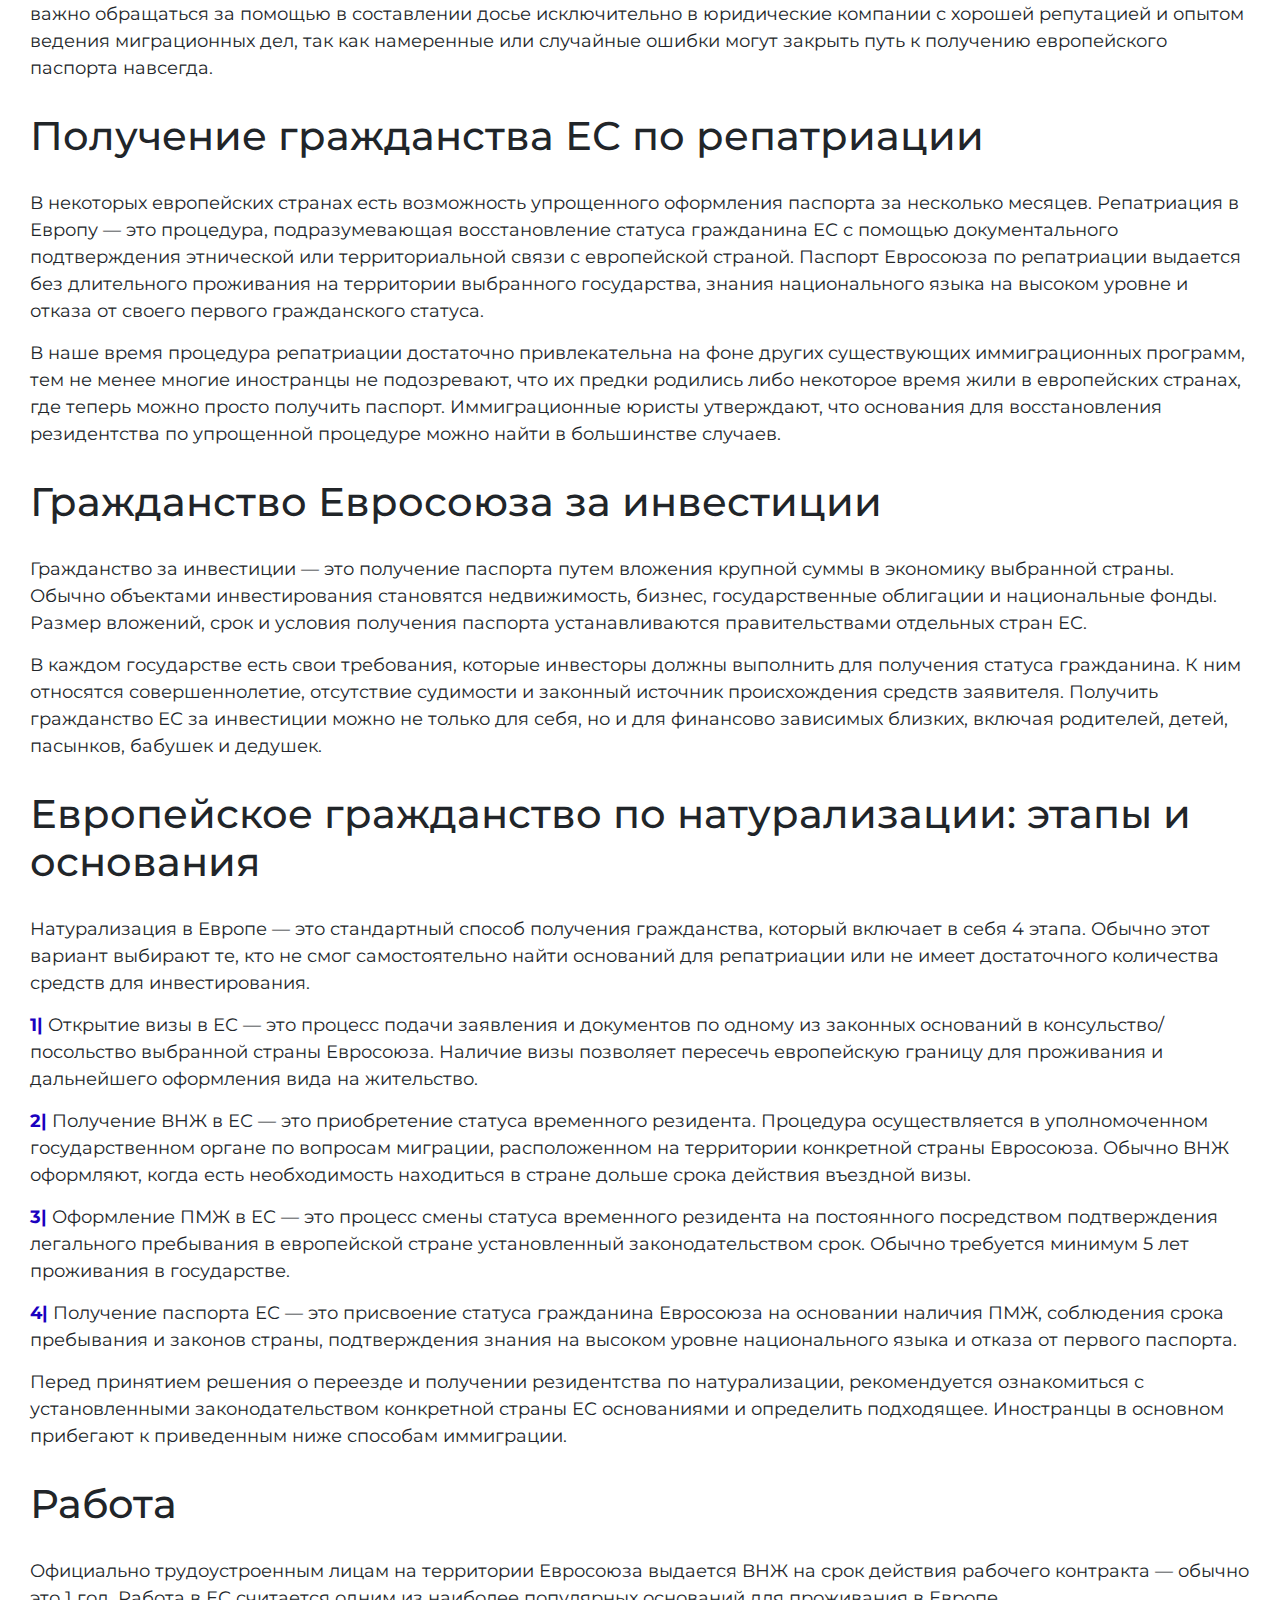
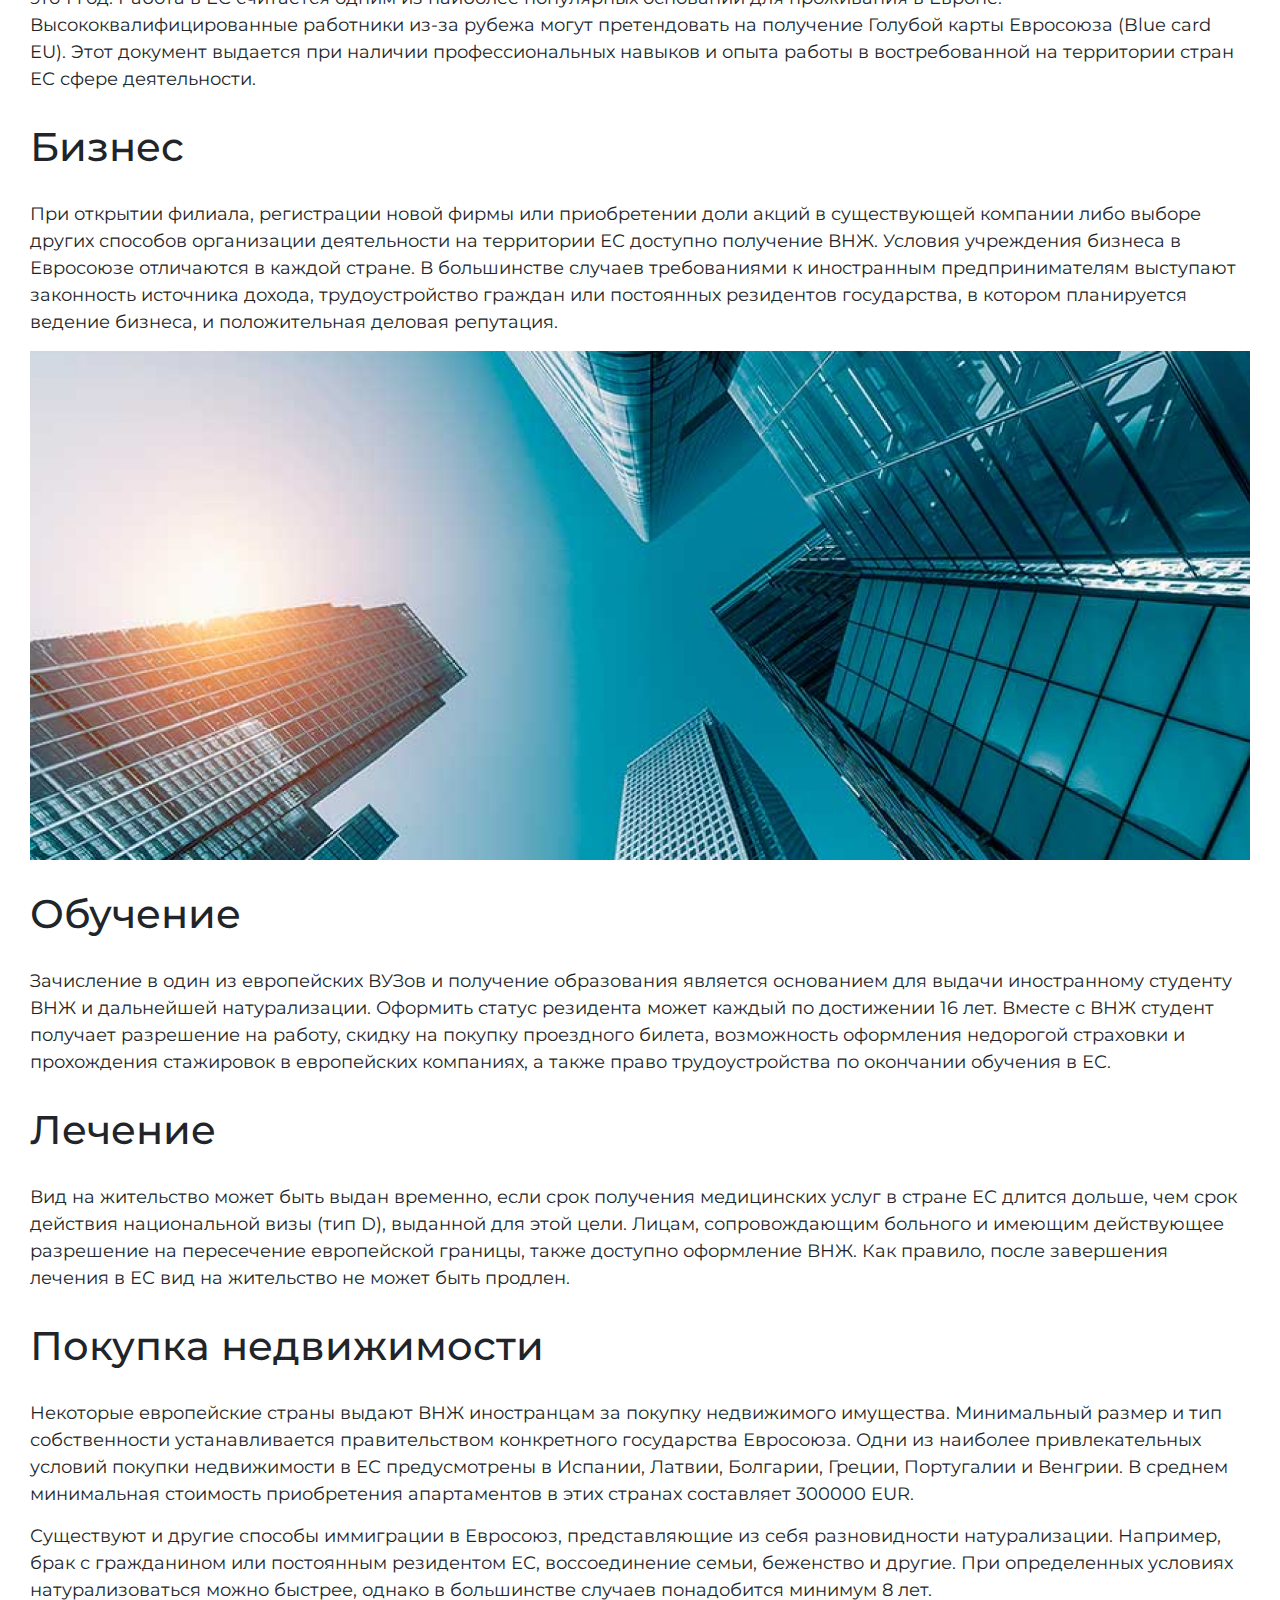
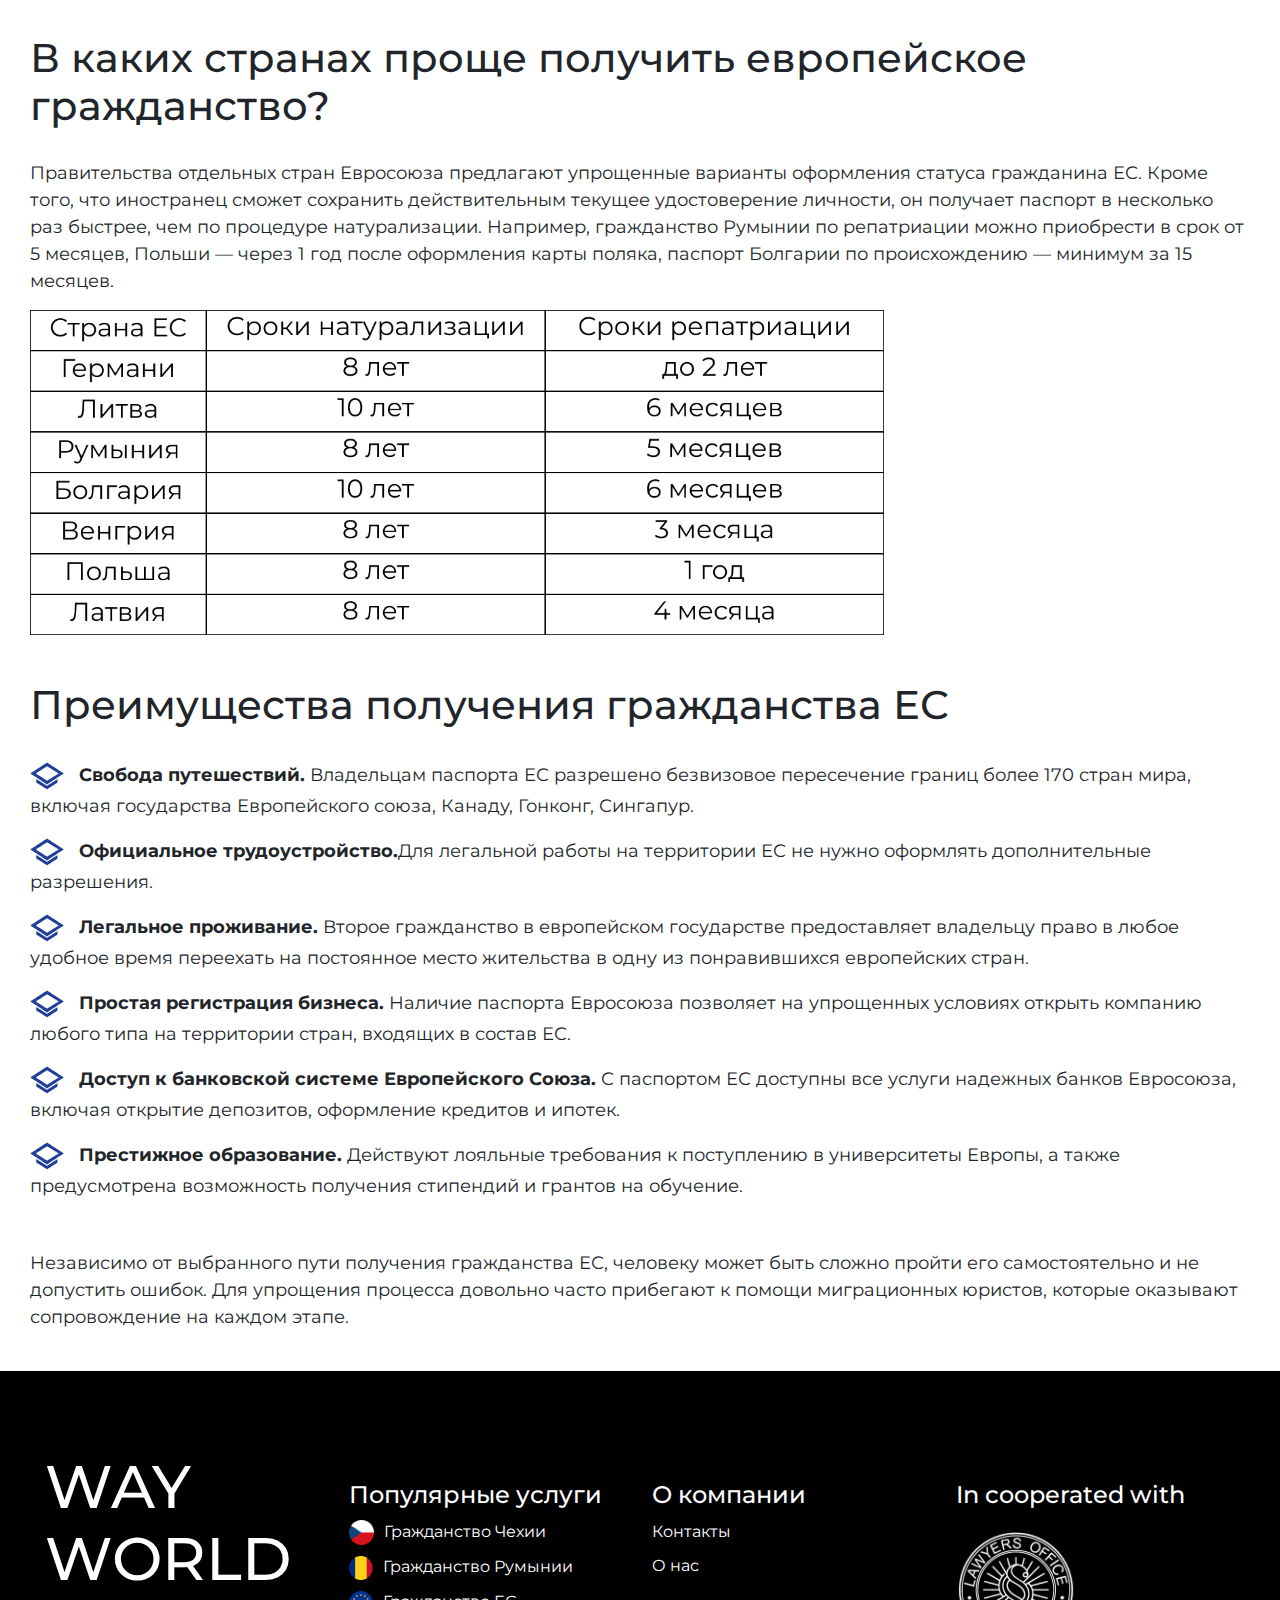
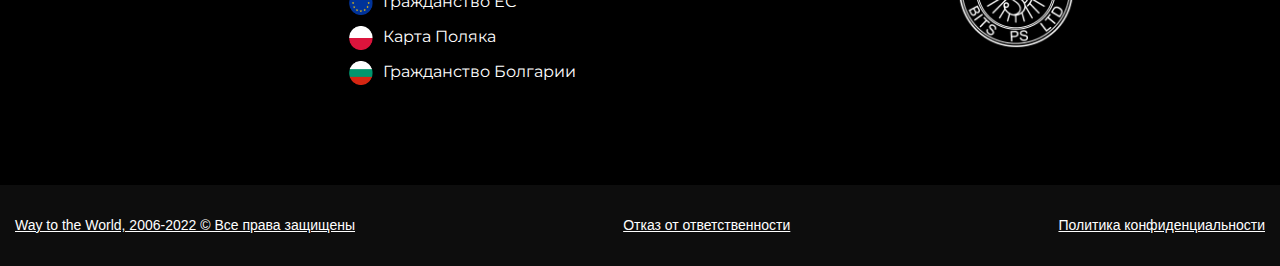
<file: pages/euro_citizen.html>
<!DOCTYPE html>
<html lang="en">
<head>
    <meta charset="UTF-8">
    <meta http-equiv="X-UA-Compatible" content="IE=edge">
    <meta name="viewport" content="width=device-width, initial-scale=1.0">
    <title>Гражданство ЕС Way World</title>
    <link rel="stylesheet" href="../src/css/bootstrap.css">
    <link rel="stylesheet" href="../src/css/main.css">
    <link rel="stylesheet" href="../src/css/euro_citizen.css">
    <link rel="stylesheet" href="https://cdnjs.cloudflare.com/ajax/libs/font-awesome/6.1.2/css/all.min.css" integrity="sha512-1sCRPdkRXhBV2PBLUdRb4tMg1w2YPf37qatUFeS7zlBy7jJI8Lf4VHwWfZZfpXtYSLy85pkm9GaYVYMfw5BC1A==" crossorigin="anonymous" referrerpolicy="no-referrer" />
    

    <link rel="shortcut icon" href="../src/img/icons/favicon.ico" type="image/x-icon">
    <link rel="icon" href="../src/img/icons/favicon.ico" type="image/x-icon">
    
    <link rel="stylesheet" href="../src/css/media.css">
</head>
<body>
    <header class="header">
        <div class="top-head gray_bg_color">
            <div class="container head_content">
                <ul class="left">
                    <li class="left-item"><img src="../src/img/icons/chezh_flag.png" alt=""></li>
                    <li class="left-item phone"> <a href="tel:+420721482050">+420 721 482 050</a></li>
                    <li class="left-item"><a href="viber://chat?number=+420721482050"><img src="/src/img/icons/viber.png" alt=""></a></li>
                    <li class="left-item"><a href="https://wa.me/420721482050"><img src="/src/img/icons/whatsapp.png" alt=""></a></li>
                    <li class="left-item"><a href="https://t.me/world_pasport"><img src="/src/img/icons/telegram.png" alt=""></a></li>
                </ul>
                <ul class="right">
                    <li class="right-item"><img src="../src/img/icons/e_mail.png" alt=""></li>
                    <li class="right-item email"><a href="mailto:info@waytotheworld.org">info@waytotheworld.org</a></li>
                </ul>
            </div>
        </div>
    </header>    
        <nav id="navbar" class="navbar sticky-top navbar-expand-lg navbar-light bg_white ">
            <div class="container ">
              <a class="navbar-brand oswald" href="../index.html">WAY WORLD</a>
              <button class="navbar-toggler" type="button" data-bs-toggle="collapse" data-bs-target="#navbarNav" aria-controls="navbarNav" aria-expanded="false" aria-label="Toggle navigation">
                <span class="navbar-toggler-icon"></span>
              </button>
              <div class="collapse navbar-collapse " id="navbarNav">
                <ul class="navbar-nav">
                  <li class="nav-item">
                    <a class="nav-link color_blue roboto " aria-current="page" href="immigration_programs.html">Иммиграционные программы</a>
                  </li>
                  <li class="nav-item">
                    <a class="nav-link color_blue roboto" href="euro_citizen.html">Гражданство ЕС</a>
                  </li>
                  <li class="nav-item">
                    <a class="nav-link color_blue roboto" href="about_company.html">О компании</a>
                  </li>
                  <li class="nav-item ">
                    <a class="nav-link color_blue roboto" href="about_company.html#contacts">Контакты</a>
                  </li>
                </ul>
              </div>
              
            </div>
            
          </nav>
        <div class="line_block"></div>
    <div class="eu_bgc_image">
      
        <div class="container">
            <div class="content">
                <div class="h1">Что такое гражданство ЕС и как его получить?</div>
                <div class="h2">Как получить гражданство ЕС на законных основаниях? 3 реальных способа оформления европейского паспорта для россиян и белорусовю Необходимые документы. Процедура подачи. Сроки получения статуса гражданина Евросоюза.</div>
            </div>
        </div>
    </div>    
 
<section class="main-content">
    <div class="container">
        <div class="first-block content">
            <p>Гражданство ЕС — это дополнительный правовой статус владельцев паспортов любой из 27 стран Европейского союза, регулируемый положениями Маастрихтского договора 1992 года. Каждый, кто оформляет паспорт одного из государств ЕС, получает привилегии при обустройстве жизни в Европе. <b>Гражданство Евросоюза уравнивает владельца в правах с другими европейцами, не заменяя национальный статус.</b></p>
            <p>Паспорт ЕС — это удостоверение личности граждан стран, входящих в состав Европейского Союза. Наличие документа открывает перед владельцем границы более 170 государств мира и обеспечивает ряд возможностей, среди которых:</p>
            <ul>
                <li><img src="../src/img/icons/pipe.png" alt="">официальное трудоустройство и упрощенная регистрация бизнеса на территории ЕС;</li>
                <li><img src="../src/img/icons/pipe.png" alt="">получение образования в университетах Европы;</li>
                <li><img src="../src/img/icons/pipe.png" alt="">оформление кредитов с низкими процентными ставками в европейских банках;</li>
                <li><img src="../src/img/icons/pipe.png" alt="">право пользования качественными медицинскими услугами по страховке.</li>
            </ul>
            <p>Подданство Евросоюза подходит лицам, которые хотят жить и работать или заниматься своим делом в Европе, и в то же время нуждаются в безвизовой свободе, чтобы беспрепятственно путешествовать либо развивать свой бизнес.</p>
        </div>
        <div class="second-block content">
            <h1 class="h1">Как получить гражданство ЕС? 3 пути</h1>
            <p>Стать полноценным резидентом Европейского союза может каждый, кто соответствует установленным законодательством требованиям и выполняет условия процедуры. Для иностранца существует много способов получить гражданство ЕС, но чаще всего используют один из 3 вариантов: репатриацию, натурализацию либо обмен на инвестиции.</p>
            <p>В предоставлении гражданства ЕС может быть отказано лицам, подавшим неправдивую информацию о себе или членах своей семьи в государственные органы, имеющим проблемы с законом или компрометирующую кредитную историю. Заявителям важно обращаться за помощью в составлении досье исключительно в юридические компании с хорошей репутацией и опытом ведения миграционных дел, так как намеренные или случайные ошибки могут закрыть путь к получению европейского паспорта навсегда.</p>

            <h1 class="h1">Получение гражданства ЕС по репатриации</h1>
            <p>В некоторых европейских странах есть возможность упрощенного оформления паспорта за несколько месяцев. Репатриация в Европу — это процедура, подразумевающая восстановление статуса гражданина ЕС с помощью документального подтверждения этнической или территориальной связи с европейской страной. Паспорт Евросоюза по репатриации выдается без длительного проживания на территории выбранного государства, знания национального языка на высоком уровне и отказа от своего первого гражданского статуса.</p>
            <p>В наше время процедура репатриации достаточно привлекательна на фоне других существующих иммиграционных программ, тем не менее многие иностранцы не подозревают, что их предки родились либо некоторое время жили в европейских странах, где теперь можно просто получить паспорт. Иммиграционные юристы утверждают, что основания для восстановления резидентства по упрощенной процедуре можно найти в большинстве случаев.</p>

            <h1 class="h1">Гражданство Евросоюза за инвестиции</h1>
            <p>Гражданство за инвестиции — это получение паспорта путем вложения крупной суммы в экономику выбранной страны. Обычно объектами инвестирования становятся недвижимость, бизнес, государственные облигации и национальные фонды. Размер вложений, срок и условия получения паспорта устанавливаются правительствами отдельных стран ЕС.</p>
            <p>В каждом государстве есть свои требования, которые инвесторы должны выполнить для получения статуса гражданина. К ним относятся совершеннолетие, отсутствие судимости и законный источник происхождения средств заявителя. Получить гражданство ЕС за инвестиции можно не только для себя, но и для финансово зависимых близких, включая родителей, детей, пасынков, бабушек и дедушек.</p>

            <h1 class="h1">Европейское гражданство по натурализации: этапы и основания</h1>

            <p>Натурализация в Европе — это стандартный способ получения гражданства, который включает в себя 4 этапа. Обычно этот вариант выбирают те, кто не смог самостоятельно найти оснований для репатриации или не имеет достаточного количества средств для инвестирования.</p>

            <p><span>1|</span> Открытие визы в ЕС — это процесс подачи заявления и документов по одному из законных оснований в консульство/посольство выбранной страны Евросоюза. Наличие визы позволяет пересечь европейскую границу для проживания и дальнейшего оформления вида на жительство.</p>
            <p><span>2|</span> Получение ВНЖ в ЕС — это приобретение статуса временного резидента. Процедура осуществляется в уполномоченном государственном органе по вопросам миграции, расположенном на территории конкретной страны Евросоюза. Обычно ВНЖ оформляют, когда есть необходимость находиться в стране дольше срока действия въездной визы.</p>
            <p><span>3|</span> Оформление ПМЖ в ЕС — это процесс смены статуса временного резидента на постоянного посредством подтверждения легального пребывания в европейской стране установленный законодательством срок. Обычно требуется минимум 5 лет проживания в государстве.</p>
            <p><span>4|</span> Получение паспорта ЕС — это присвоение статуса гражданина Евросоюза на основании наличия ПМЖ, соблюдения срока пребывания и законов страны, подтверждения знания на высоком уровне национального языка и отказа от первого паспорта.</p>

            <p>Перед принятием решения о переезде и получении резидентства по натурализации, рекомендуется ознакомиться с установленными законодательством конкретной страны ЕС основаниями и определить подходящее. Иностранцы в основном прибегают к приведенным ниже способам иммиграции.</p>

            <h1 class="h1">Работа</h1>

            <p>Официально трудоустроенным лицам на территории Евросоюза выдается ВНЖ на срок действия рабочего контракта — обычно это 1 год. Работа в ЕС считается одним из наиболее популярных оснований для проживания в Европе. Высококвалифицированные работники из-за рубежа могут претендовать на получение Голубой карты Евросоюза (Blue card EU). Этот документ выдается при наличии профессиональных навыков и опыта работы в востребованной на территории стран ЕС сфере деятельности.</p>

            <h1 class="h1">Бизнес</h1>

            <p>При открытии филиала, регистрации новой фирмы или приобретении доли акций в существующей компании либо выборе других способов организации деятельности на территории ЕС доступно получение ВНЖ. Условия учреждения бизнеса в Евросоюзе отличаются в каждой стране. В большинстве случаев требованиями к иностранным предпринимателям выступают законность источника дохода, трудоустройство граждан или постоянных резидентов государства, в котором планируется ведение бизнеса, и положительная деловая репутация.</p>

            <img src="../src/img/biynes 1.png" alt="" class="middle_photo">

            <h1 class="h1">Обучение</h1>

            <p>Зачисление в один из европейских ВУЗов и получение образования является основанием для выдачи иностранному студенту ВНЖ и дальнейшей натурализации. Оформить статус резидента может каждый по достижении 16 лет. Вместе с ВНЖ студент получает разрешение на работу, скидку на покупку проездного билета, возможность оформления недорогой страховки и прохождения стажировок в европейских компаниях, а также право трудоустройства по окончании обучения в ЕС.</p>

            <h1 class="h1">Лечение</h1>

            <p>Вид на жительство может быть выдан временно, если срок получения медицинских услуг в стране ЕС длится дольше, чем срок действия национальной визы (тип D), выданной для этой цели. Лицам, сопровождающим больного и имеющим действующее разрешение на пересечение европейской границы, также доступно оформление ВНЖ. Как правило, после завершения лечения в ЕС вид на жительство не может быть продлен.</p>

            <h1 class="h1">Покупка недвижимости</h1>

            <p>Некоторые европейские страны выдают ВНЖ иностранцам за покупку недвижимого имущества. Минимальный размер и тип собственности устанавливается правительством конкретного государства Евросоюза. Одни из наиболее привлекательных условий покупки недвижимости в ЕС предусмотрены в Испании, Латвии, Болгарии, Греции, Португалии и Венгрии. В среднем минимальная стоимость приобретения апартаментов в этих странах составляет 300000 EUR.</p>
            <p>Существуют и другие способы иммиграции в Евросоюз, представляющие из себя разновидности натурализации. Например, брак с гражданином или постоянным резидентом ЕС, воссоединение семьи, беженство и другие. При определенных условиях натурализоваться можно быстрее, однако в большинстве случаев понадобится минимум 8 лет.</p>

            <h1 class="h1">В каких странах проще получить европейское гражданство?</h1>

            <p>Правительства отдельных стран Евросоюза предлагают упрощенные варианты оформления статуса гражданина ЕС. Кроме того, что иностранец сможет сохранить действительным текущее удостоверение личности, он получает паспорт в несколько раз быстрее, чем по процедуре натурализации. Например, гражданство Румынии по репатриации можно приобрести в срок от 5 месяцев, Польши — через 1 год после оформления карты поляка, паспорт Болгарии по происхождению — минимум за 15 месяцев.</p>

            <img src="../src/img/table.jpg" alt="" class="table">

            <h1 class="h1">Преимущества получения гражданства ЕС</h1>
            <ul class="benefits">
                <li><img src="../src/img/icons/pipe.png" alt=""><b>Свобода путешествий.</b> Владельцам паспорта ЕС разрешено безвизовое пересечение границ более 170 стран мира, включая государства Европейского союза, Канаду, Гонконг, Сингапур.</li>
                <li><img src="../src/img/icons/pipe.png" alt=""><b>Официальное трудоустройство.</b>Для легальной работы на территории ЕС не нужно оформлять дополнительные разрешения.</li>
                <li><img src="../src/img/icons/pipe.png" alt=""><b>Легальное проживание.</b> Второе гражданство в европейском государстве предоставляет владельцу право в любое удобное время переехать на постоянное место жительства в одну из понравившихся европейских стран.</li>
                <li><img src="../src/img/icons/pipe.png" alt=""><b>Простая регистрация бизнеса.</b> Наличие паспорта Евросоюза позволяет на упрощенных условиях открыть компанию любого типа на территории стран, входящих в состав ЕС.</li>
                <li><img src="../src/img/icons/pipe.png" alt=""><b>Доступ к банковской системе Европейского Союза.</b> С паспортом ЕС доступны все услуги надежных банков Евросоюза, включая открытие депозитов, оформление кредитов и ипотек.</li>
                <li><img src="../src/img/icons/pipe.png" alt=""><b>Престижное образование.</b> Действуют лояльные требования к поступлению в университеты Европы, а также предусмотрена возможность получения стипендий и грантов на обучение.</li>
            </ul>
            <p>Независимо от выбранного пути получения гражданства ЕС, человеку может быть сложно пройти его самостоятельно и не допустить ошибок. Для упрощения процесса довольно часто прибегают к помощи миграционных юристов, которые оказывают сопровождение на каждом этапе.</p>
        </div>
    </div>
</section>




<footer class="footer">
 <div class="footer_second_content">
    <div class="container">
      <div class="row">
          <div class="col-lg-3 col-md-6">
              <div class="footer-info">
                  <h1 class="main_title">WAY WORLD</h1>
              </div>
          </div>
          <div class="col-lg-3 col-md-6 footer-links citizenship">
            <h4>Популярные услуги</h4>
            <ul>
                <li><a href="#"><img src="../src/img/icons/chezh_flag.png" alt="">Гражданство Чехии</a></li>
                <li><a href="#"><img src="../src/img/icons/romania_logo.png" alt="">Гражданство Румынии</a></li>
                <li><a href="#"><img src="../src/img/icons/euro_logo.png" alt="">Гражданство ЕС</a></li>
                <li><a href="#"><img src="../src/img/icons/poland_logo.png" alt="">Карта Поляка</a></li>
                <li><a href="#"><img src="../src/img/icons/bolgaria_logo.png" alt="">Гражданство Болгарии</a></li>
            </ul> 
          </div>
          <div class="col-lg-3 col-md-6 footer-links about">
              <h4>О компании</h4>
              <ul>
                <li><a href="#">Контакты</a></li>
                <li><a href="#">О нас</a></li>
              </ul>  
          </div>
          <div class="col-lg-3 col-md-6 footer-cooporated">
              <h4>In cooperated with</h4>
              <a href="https://bitspsltd.co.uk/"><img src="../src/img/icons/logo result white edition.png" alt=""></a>
              
          </div>
      </div>
  </div>
  </div>
</div>
<div class="footer_third_content">
  <div class="content container">
    <a href="#">Way to the World, 2006-2022 © Все права защищены </a>
    <a href="#">Отказ от ответственности</a>
    <a href="#">Политика конфиденциальности</a>
  </div>
</div>
  </footer>
    <script src="../src/js/bootstrap.min.js"></script> 
    <script src="../src/js/main.js"></script>  
    <!-- <script src="https://cdn.jsdelivr.net/npm/bootstrap@5.0.2/dist/js/bootstrap.bundle.min.js" integrity="sha384-MrcW6ZMFYlzcLA8Nl+NtUVF0sA7MsXsP1UyJoMp4YLEuNSfAP+JcXn/tWtIaxVXM" crossorigin="anonymous"></script>  -->
    </body>
</html>
</file>
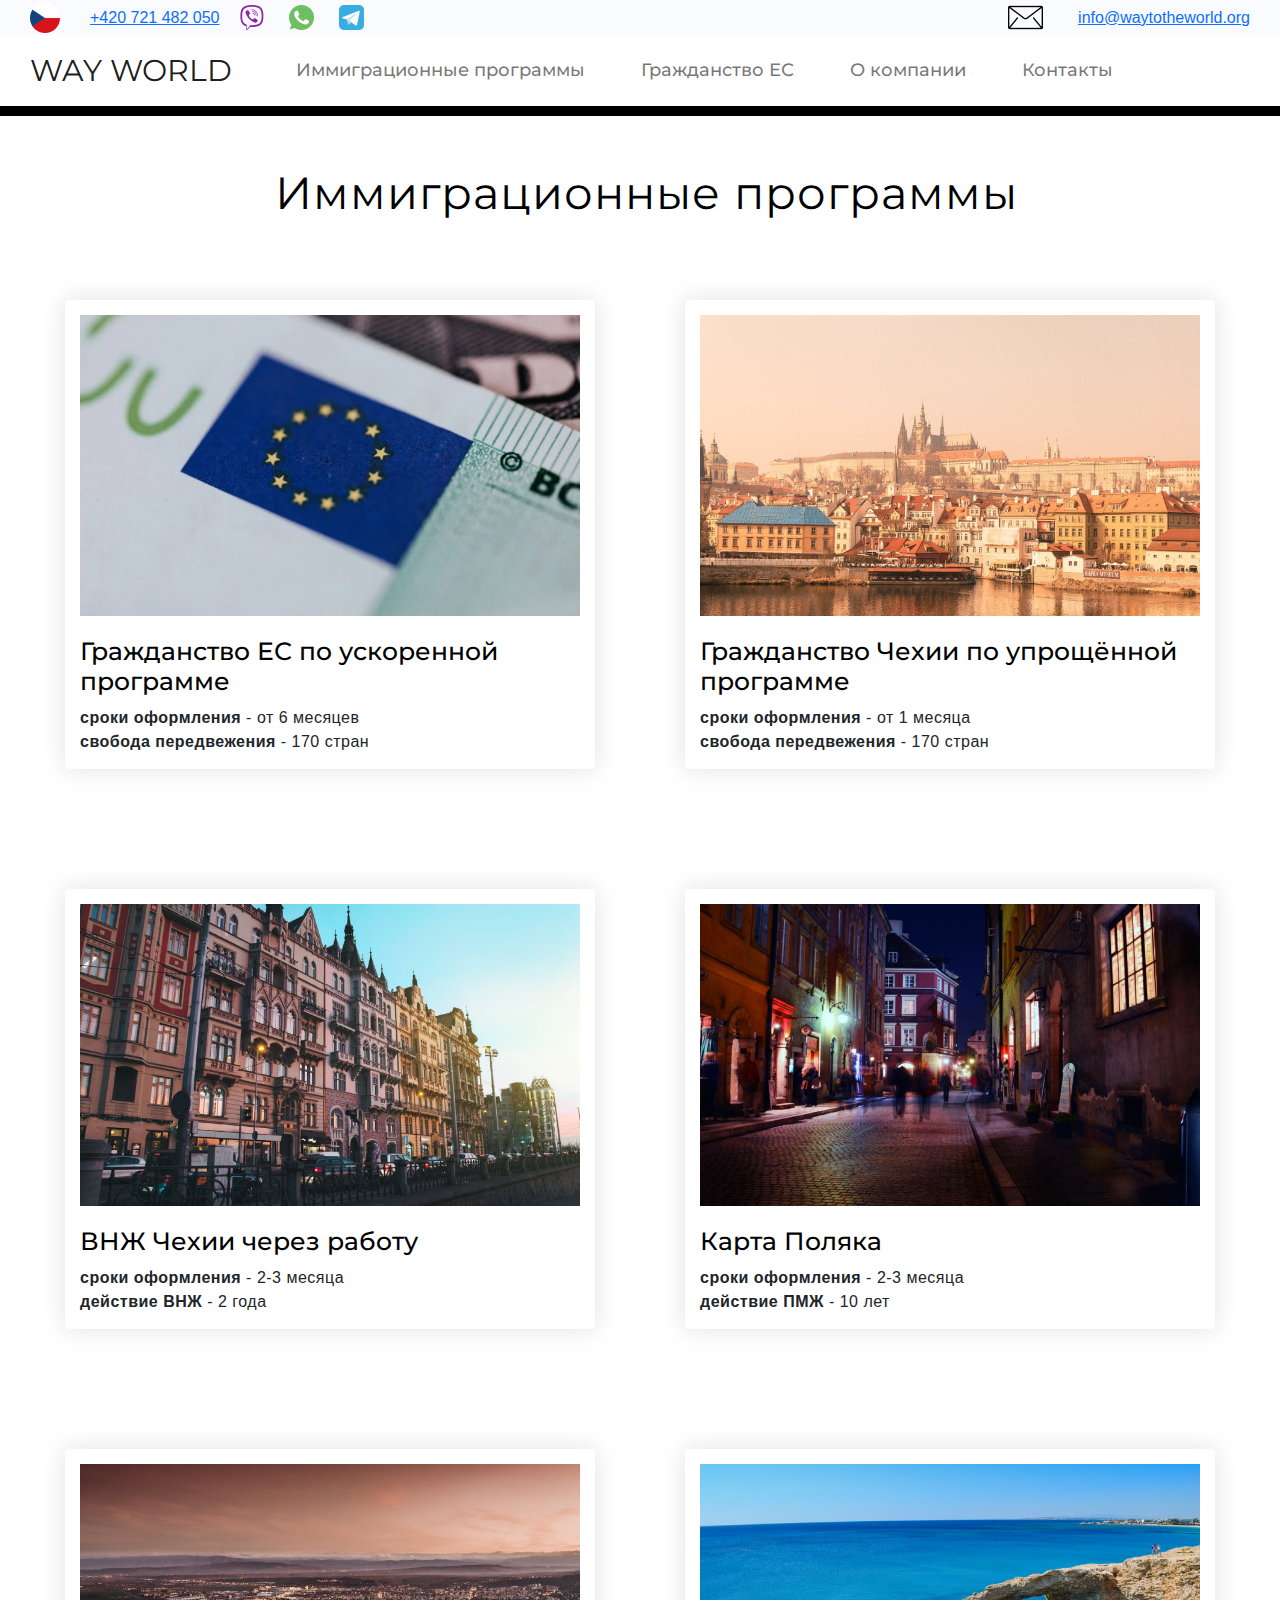
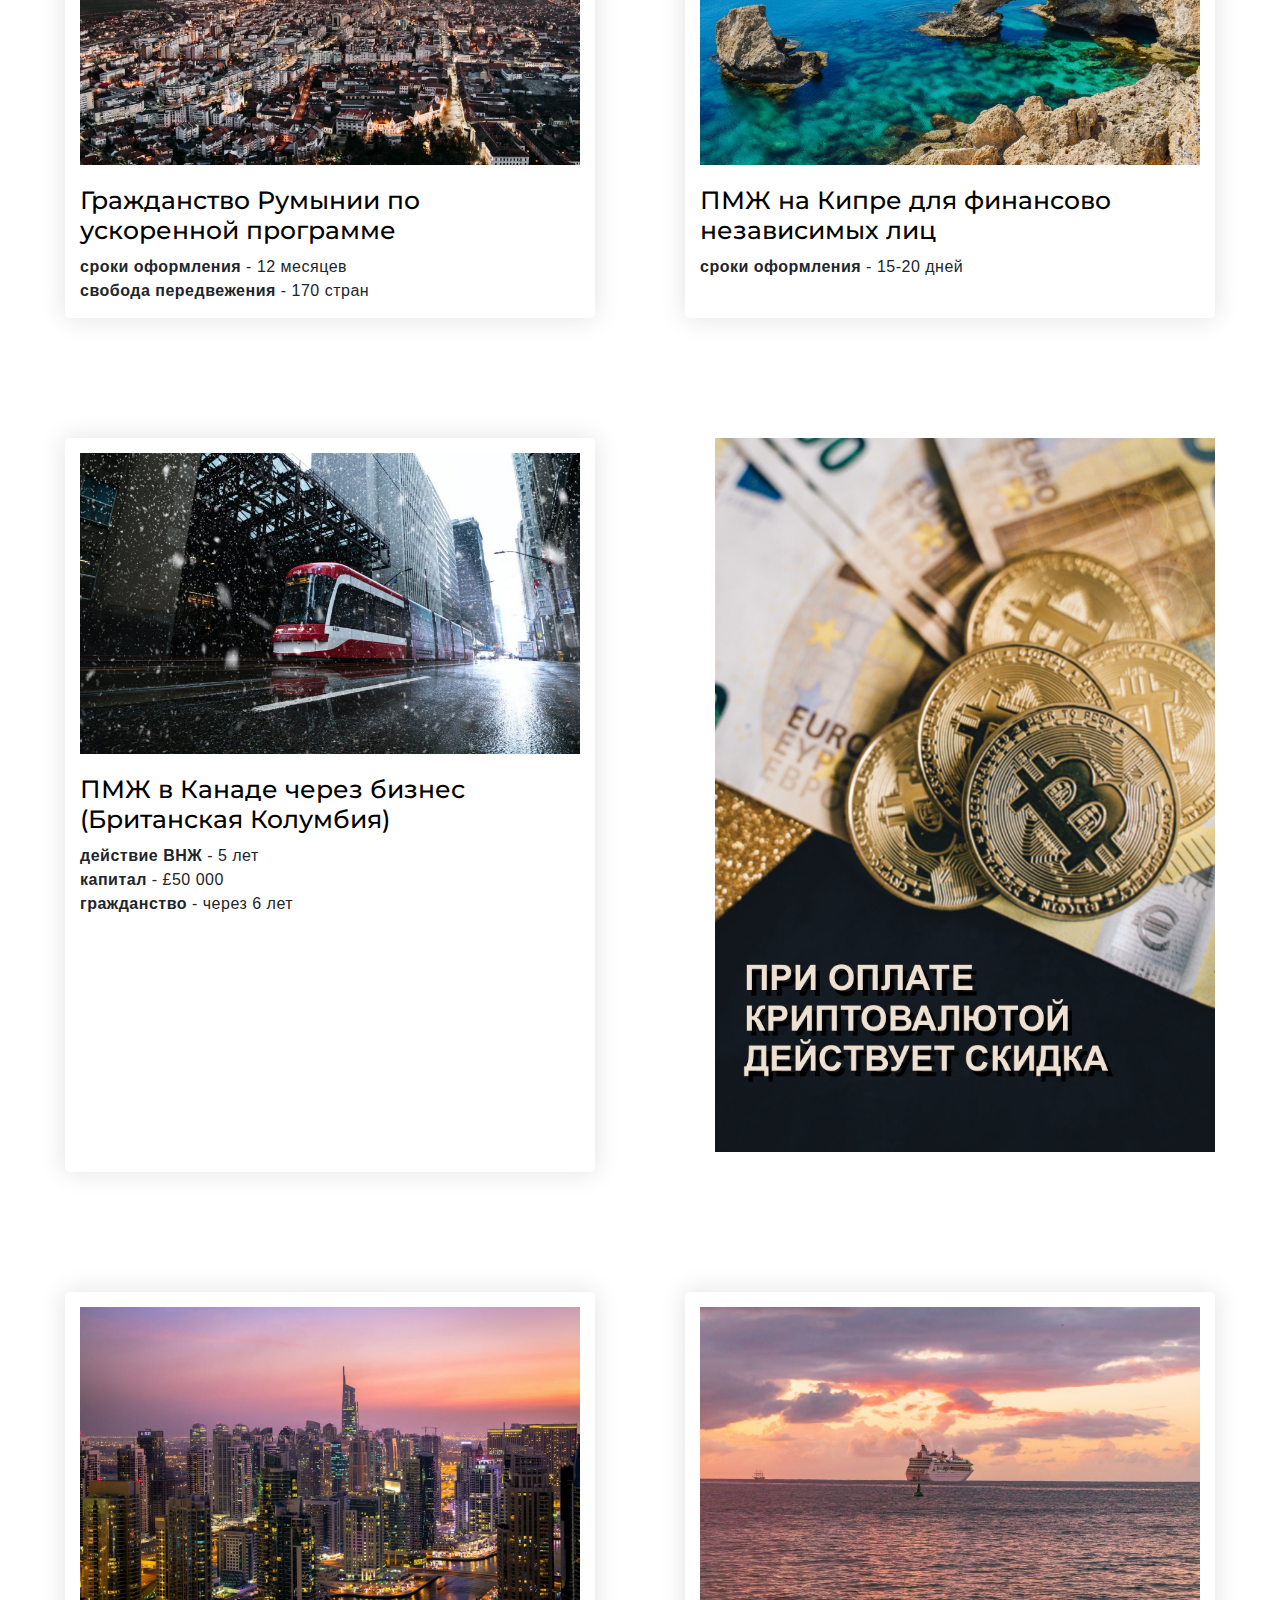
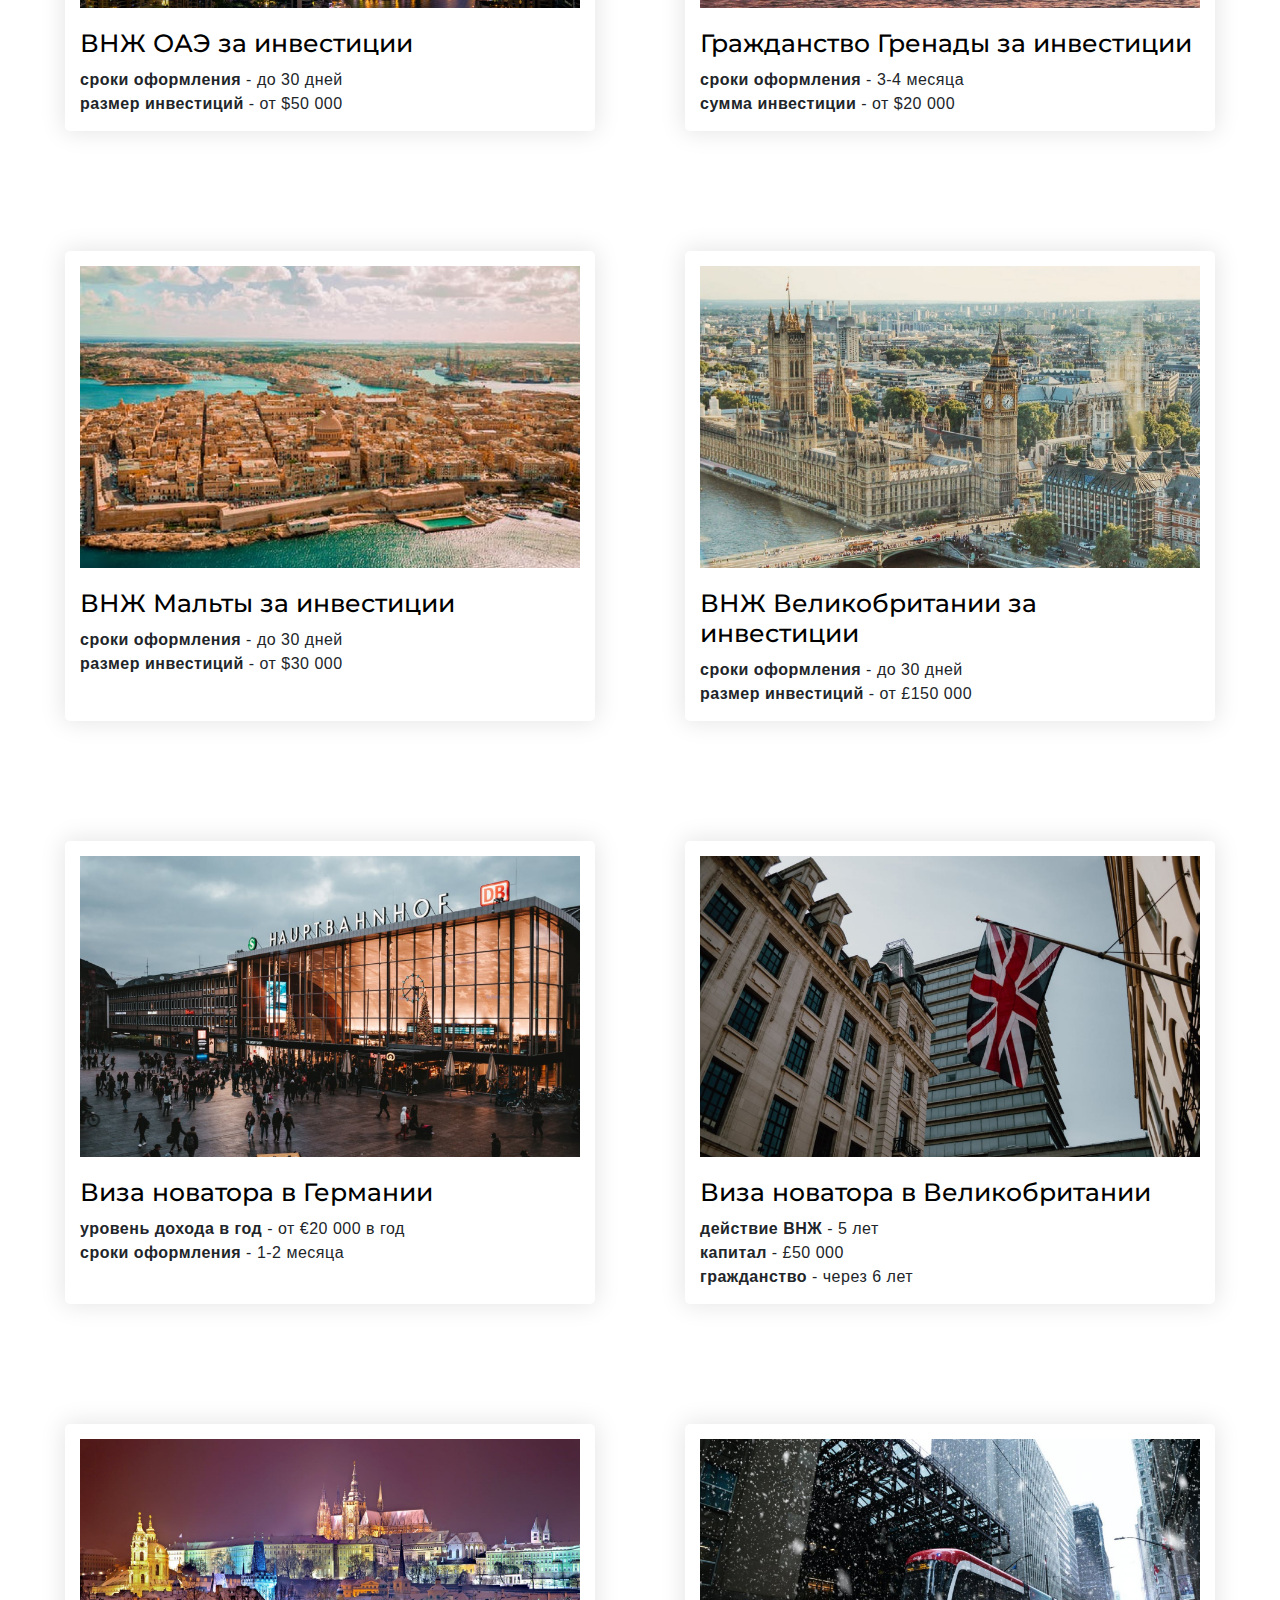
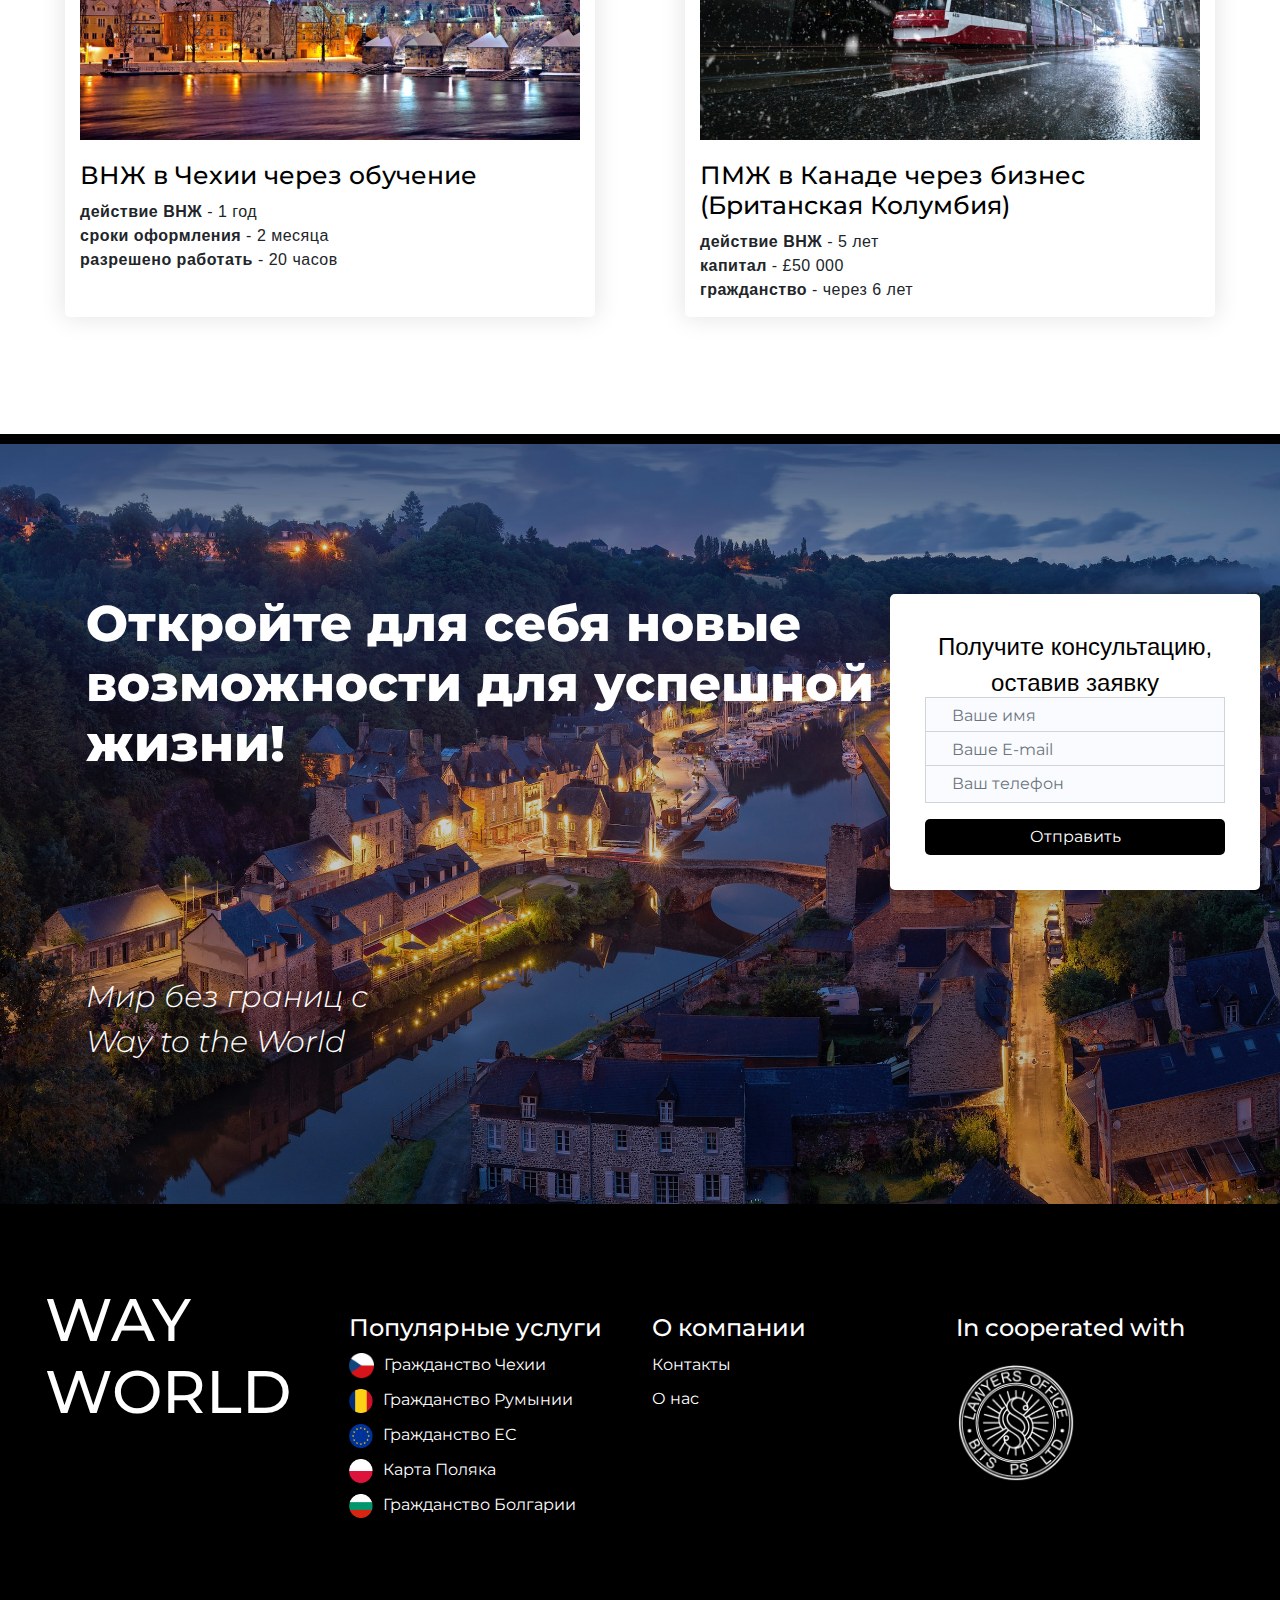
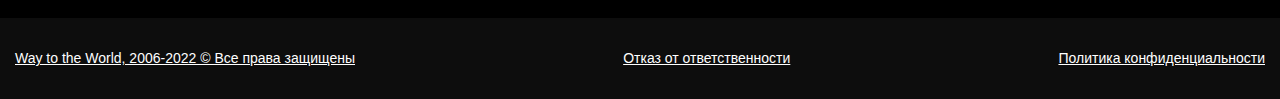
<file: pages/immigration_programs.html>
<!DOCTYPE html>
<html lang="en">
<head>
    <meta charset="UTF-8">
    <meta http-equiv="X-UA-Compatible" content="IE=edge">
    <meta name="viewport" content="width=device-width, initial-scale=1.0">
    <title>Иммиграционные программы Way World</title>
    <link rel="stylesheet" href="../src/css/bootstrap.css">
    <link rel="stylesheet" href="../src/css/main.css">
    <link rel="stylesheet" href="../src/css/immigration_programs.css">
    <link rel="stylesheet" href="https://cdnjs.cloudflare.com/ajax/libs/font-awesome/6.1.2/css/all.min.css" integrity="sha512-1sCRPdkRXhBV2PBLUdRb4tMg1w2YPf37qatUFeS7zlBy7jJI8Lf4VHwWfZZfpXtYSLy85pkm9GaYVYMfw5BC1A==" crossorigin="anonymous" referrerpolicy="no-referrer" />
    
    <link rel="stylesheet" href="../src/css/media.css">
    <link rel="shortcut icon" href="../src/img/icons/favicon.ico" type="image/x-icon">
    <link rel="icon" href="../src/img/icons/favicon.ico" type="image/x-icon">

    <script src="https://ajax.googleapis.com/ajax/libs/jquery/3.6.0/jquery.min.js"></script>
    <script src="https://www.google.com/recaptcha/api.js"></script>
</head>
<body>
  <header class="header">
    <div class="top-head gray_bg_color">
        <div class="container head_content">
            <ul class="left">
                <li class="left-item"><img src="../src/img/icons/chezh_flag.png" alt=""></li>
                <li class="left-item phone"> <a href="tel:+420721482050">+420 721 482 050</a></li>
                <li class="left-item"><a href="viber://chat?number=+420721482050"><img src="../src/img/icons/viber.png" alt=""></a></li>
                <li class="left-item"><a href="https://wa.me/420721482050"><img src="../src/img/icons/whatsapp.png" alt=""></a></li>
                <li class="left-item"><a href="https://t.me/world_pasport"><img src="../src/img/icons/telegram.png" alt=""></a></li>
            </ul>
            <ul class="right">
                <li class="right-item"><img src="../src/img/icons/e_mail.png" alt=""></li>
                <li class="right-item email"><a href="mailto:info@waytotheworld.org">info@waytotheworld.org</a></li>
            </ul>
        </div>
    </div>
  </header>      
        <nav id="navbar" class="navbar sticky-top navbar-expand-lg navbar-light bg_white ">
            <div class="container ">
              <a class="navbar-brand oswald" href="../index.html">WAY WORLD</a>
              <button class="navbar-toggler" type="button" data-bs-toggle="collapse" data-bs-target="#navbarNav" aria-controls="navbarNav" aria-expanded="false" aria-label="Toggle navigation">
                <span class="navbar-toggler-icon"></span>
              </button>
              <div class="collapse navbar-collapse " id="navbarNav">
                <ul class="navbar-nav">
                  <li class="nav-item">
                    <a class="nav-link color_blue roboto " aria-current="page" href="#">Иммиграционные программы</a>
                  </li>
                  <li class="nav-item">
                    <a class="nav-link color_blue roboto" href="euro_citizen.html">Гражданство ЕС</a>
                  </li>
                  <li class="nav-item">
                    <a class="nav-link color_blue roboto" href="about_company.html">О компании</a>
                  </li>
                  <li class="nav-item ">
                    <a class="nav-link color_blue roboto" href="about_company.html#contacts">Контакты</a>
                  </li>
                </ul>
              </div>
              
            </div>
            
          </nav>
        <div class="line_block"></div>
        
            

       
    
<section class="immigration_programs_content ">
    <div class="container">
        <h1 class="main_title">Иммиграционные программы</h1>
        <div class="display-grid">
            <div class="grid-item">
                <img src="../src/img/img_imigration_programs/eu_direction1.jpg" alt="">
                <a href="#"><h3>Гражданство ЕС по ускоренной программе</h3></a>
                <div class="first_text"> <strong>сроки оформления</strong> - от 6 месяцев</div>
                <div class="second_text"><strong>свобода передвежения</strong> - 170 стран</div>    
            </div>

            <div class="grid-item">
                <img src="../src/img/img_imigration_programs/eu_direction2.jpg" alt="">
                <a href="#"><h3>Гражданство Чехии по упрощённой программе</h3></a>
                <div class="first_text"><strong>сроки оформления</strong> - от 1 месяца</div>
                <div class="second_text"><strong>свобода передвежения</strong> - 170 стран</div>    
            </div>

            <div class="grid-item">
                <img src="../src/img/img_imigration_programs/eu_direction3.jpg" alt="">
                <a href="#"><h3>ВНЖ Чехии через работу</h3></a>
                <div class="first_text"><strong>сроки оформления</strong> -  2-3 месяца</div>
                <div class="second_text"><strong>действие ВНЖ</strong> - 2 года</div>    
            </div>

            <div class="grid-item">
              <img src="../src/img/img_imigration_programs/eu_direction4.jpg" alt="">
                <a href="imigration-progs/map_poland.html"><h3>Карта Поляка</h3></a>
                <div class="first_text"><strong>сроки оформления</strong> - 2-3 месяца</div>
                <div class="second_text"><strong>действие ПМЖ</strong> - 10 лет</div>    
            </div>

            <div class="grid-item">
                <img src="../src/img/img_imigration_programs/eu_direction5.jpg" alt="">
                <a href="#"><h3>Гражданство Румынии по ускоренной программе</h3></a>
                <div class="first_text"><strong>сроки оформления</strong> - 12 месяцев</div>
                <div class="second_text"><strong>свобода передвежения</strong> - 170 стран</div>        
            </div>

            <div class="grid-item">
                <img src="../src/img/img_imigration_programs/eu_direction6.jpg" alt="">
                <a href="#"><h3>ПМЖ на Кипре для финансово независимых лиц</h3></a>
                <div class="first_text"><strong>сроки оформления</strong> - 15-20 дней</div>
                
            </div>

            <div class="grid-item">
                <img src="../src/img/img_imigration_programs/eu_direction14.jpg" alt="">
                <a href="#"><h3>ПМЖ в Канаде через бизнес (Британская Колумбия)</h3></a>
                <div class="first_text"><strong>действие ВНЖ</strong> - 5 лет</div>
                <div class="second_text"><strong>капитал</strong> - £50 000</div>
                <div class="third_text"><strong>гражданство</strong> - через 6 лет</div>        
            </div>

            <div class="grid-item">
                <img src="../src/img/img_imigration_programs/IMG_0975 1.jpg" alt="">
                    
            </div>

            <div class="grid-item">
              <img src="../src/img/img_imigration_programs/eu_direction7.jpg" alt="">
                <a href="#"><h3>ВНЖ ОАЭ за инвестиции</h3></a>
                <div class="first_text"><strong>сроки оформления</strong> - до 30 дней </div>
                <div class="second_text"><strong>размер инвестиций</strong> - от $50 000</div>        
            </div>

            <div class="grid-item">
              <img src="../src/img/img_imigration_programs/eu_direction8.jpg" alt="">
                <a href="#"><h3>Гражданство Гренады за инвестиции</h3></a>
                <div class="first_text"><strong>сроки оформления</strong> - 3-4 месяца</div>
                <div class="second_text"><strong>сумма инвестиции</strong> - от $20 000</div>        
            </div>

            <div class="grid-item">
              <img src="../src/img/img_imigration_programs/eu_direction9.jpg" alt="">
                <a href="#"><h3>ВНЖ Мальты за инвестиции</h3></a>
                <div class="first_text"><strong>сроки оформления</strong> - до 30 дней </div>
                <div class="second_text"><strong>размер инвестиций</strong> - от $30 000</div>        
            </div>

            <div class="grid-item">
              <img src="../src/img/img_imigration_programs/eu_direction10.jpg" alt="">
                <a href="#"><h3>ВНЖ Великобритании за  инвестиции</h3></a>
                <div class="first_text"><strong>сроки оформления</strong> - до 30 дней </div>
                <div class="second_text"><strong>размер инвестиций</strong> - от £150 000 </div>        
            </div>

            <div class="grid-item">
              <img src="../src/img/img_imigration_programs/eu_direction11.jpg" alt="">
                <a href="#"><h3>Виза новатора в Германии</h3></a>
                <div class="first_text"><strong>уровень дохода в год</strong> - от €20 000 в год</div>
                <div class="second_text"><strong>сроки оформления</strong> - 1-2 месяца</div>        
            </div>

            <div class="grid-item">
              <img src="../src/img/img_imigration_programs/eu_direction12.jpg" alt="">
                <a href="#"><h3>Виза новатора в Великобритании</h3></a>
                <div class="first_text"><strong>действие ВНЖ</strong> - 5 лет</div>
                <div class="second_text"><strong>капитал</strong> - £50 000</div>
                <div class="third_text"><strong>гражданство</strong> - через 6 лет</div>          
            </div>

            <div class="grid-item">
              <img src="../src/img/img_imigration_programs/eu_direction13.jpg" alt="">
                <a href="#"><h3>ВНЖ в Чехии через обучение</h3></a>
                <div class="first_text"><strong>действие ВНЖ</strong> - 1 год</div>
                <div class="second_text"><strong>сроки оформления</strong> - 2 месяца</div>
                <div class="third_text"><strong>разрешено работать</strong> - 20 часов</div>          
            </div>

            <div class="grid-item">
              <img src="../src/img/img_imigration_programs/eu_direction14.jpg" alt="">
                <a href="#"><h3>ПМЖ в Канаде через бизнес (Британская Колумбия)</h3></a>
                <div class="first_text"><strong>действие ВНЖ</strong> - 5 лет</div>
                <div class="second_text"><strong>капитал</strong> - £50 000</div>
                <div class="third_text"><strong>гражданство</strong> - через 6 лет</div>        
            </div>

        </div>
    </div>    
</section>    


<div class="line_block " style="position: relative; top: 117px; left: 0;"></div>

  <footer class="footer">
    <div class="footer_first_content">
        
        <div class="content container" >FFA500
          
            <div class="footer_text "> 
              <div class="h1">Откройте для себя новые возможности для успешной жизни!</div>
              <div class="h2">Мир без границ с <br> Way to the World</div>
            </div>
          
        <div class="footer_form">
          <form id="contact_form" method="post" action="../handler.php" role="form">
            <div class="messages"></div>
            <p class="title">Получите консультацию, оставив заявку</p> 
            <div class="mb-3">
              <i class="fa-solid fa-circle-user"></i>
              <input type="text" name="name" class="form-control gray_bg_color" id="exampleInputEmail1" aria-describedby="emailHelp" placeholder="Ваше имя" required  minlength="2" maxlength="30">
              
            </div>
            <div class="mb-3">
              <i class="fa-solid fa-envelope"></i>
              <input type="email" name="email" class="form-control gray_bg_color" id="exampleInputEmail1" aria-describedby="emailHelp" placeholder="Ваше E-mail" required maxlength="30">
              
            </div>
            <div class="mb-3">
              <i class="fa-solid fa-phone"></i>
              <input type="text" name="phone" class="form-control gray_bg_color" id="exampleInputPassword1" placeholder="Ваш телефон" required>
            </div>

            <div class="mb-3">
              <div class="g-recaptcha" data-sitekey="6Ld8QUohAAAAAA7nnit6LcEEHPjnGUrrTkWWwdqd"></div>
            </div>
            
            <button type="submit" class="btn btn-primary btn_bg_green" style="width: 100%;">Отправить</button>
          </form>
      </div>
    </div>
  </div>
  
  <div class="footer_second_content">
    <div class="container">
      <div class="row">
          <div class="col-lg-3 col-md-6">
              <div class="footer-info">
                  <h1 class="main_title">WAY WORLD</h1>
              </div>
          </div>
          <div class="col-lg-3 col-md-6 footer-links citizenship">
            <h4>Популярные услуги</h4>
            <ul>
                <li><a href="#"><img src="../src/img/icons/chezh_flag.png" alt="">Гражданство Чехии</a></li>
                <li><a href="#"><img src="../src/img/icons/romania_logo.png" alt="">Гражданство Румынии</a></li>
                <li><a href="#"><img src="../src/img/icons/euro_logo.png" alt="">Гражданство ЕС</a></li>
                <li><a href="#"><img src="../src/img/icons/poland_logo.png" alt="">Карта Поляка</a></li>
                <li><a href="#"><img src="../src/img/icons/bolgaria_logo.png" alt="">Гражданство Болгарии</a></li>
            </ul> 
          </div>
          <div class="col-lg-3 col-md-6 footer-links about">
              <h4>О компании</h4>
              <ul>
                <li><a href="#">Контакты</a></li>
                <li><a href="#">О нас</a></li>
              </ul>  
          </div>
          <div class="col-lg-3 col-md-6 footer-cooporated">
              <h4>In cooperated with</h4>
              <a href="https://bitspsltd.co.uk/"><img src="../src/img/icons/logo result white edition.png" alt=""></a>
              
          </div>
      </div>
  </div>
  </div>
</div>
<div class="footer_third_content">
  <div class="content container">
    <a href="#">Way to the World, 2006-2022 © Все права защищены </a>
    <a href="#">Отказ от ответственности</a>
    <a href="#">Политика конфиденциальности</a>
  </div>
</div>
  </footer>
    <script src="../src/js/bootstrap.min.js"></script> 
    <script src="../src/js/main.js"></script>  
    <!-- <script src="https://cdn.jsdelivr.net/npm/bootstrap@5.0.2/dist/js/bootstrap.bundle.min.js" integrity="sha384-MrcW6ZMFYlzcLA8Nl+NtUVF0sA7MsXsP1UyJoMp4YLEuNSfAP+JcXn/tWtIaxVXM" crossorigin="anonymous"></script>  -->
    </body>
</html>
</file>
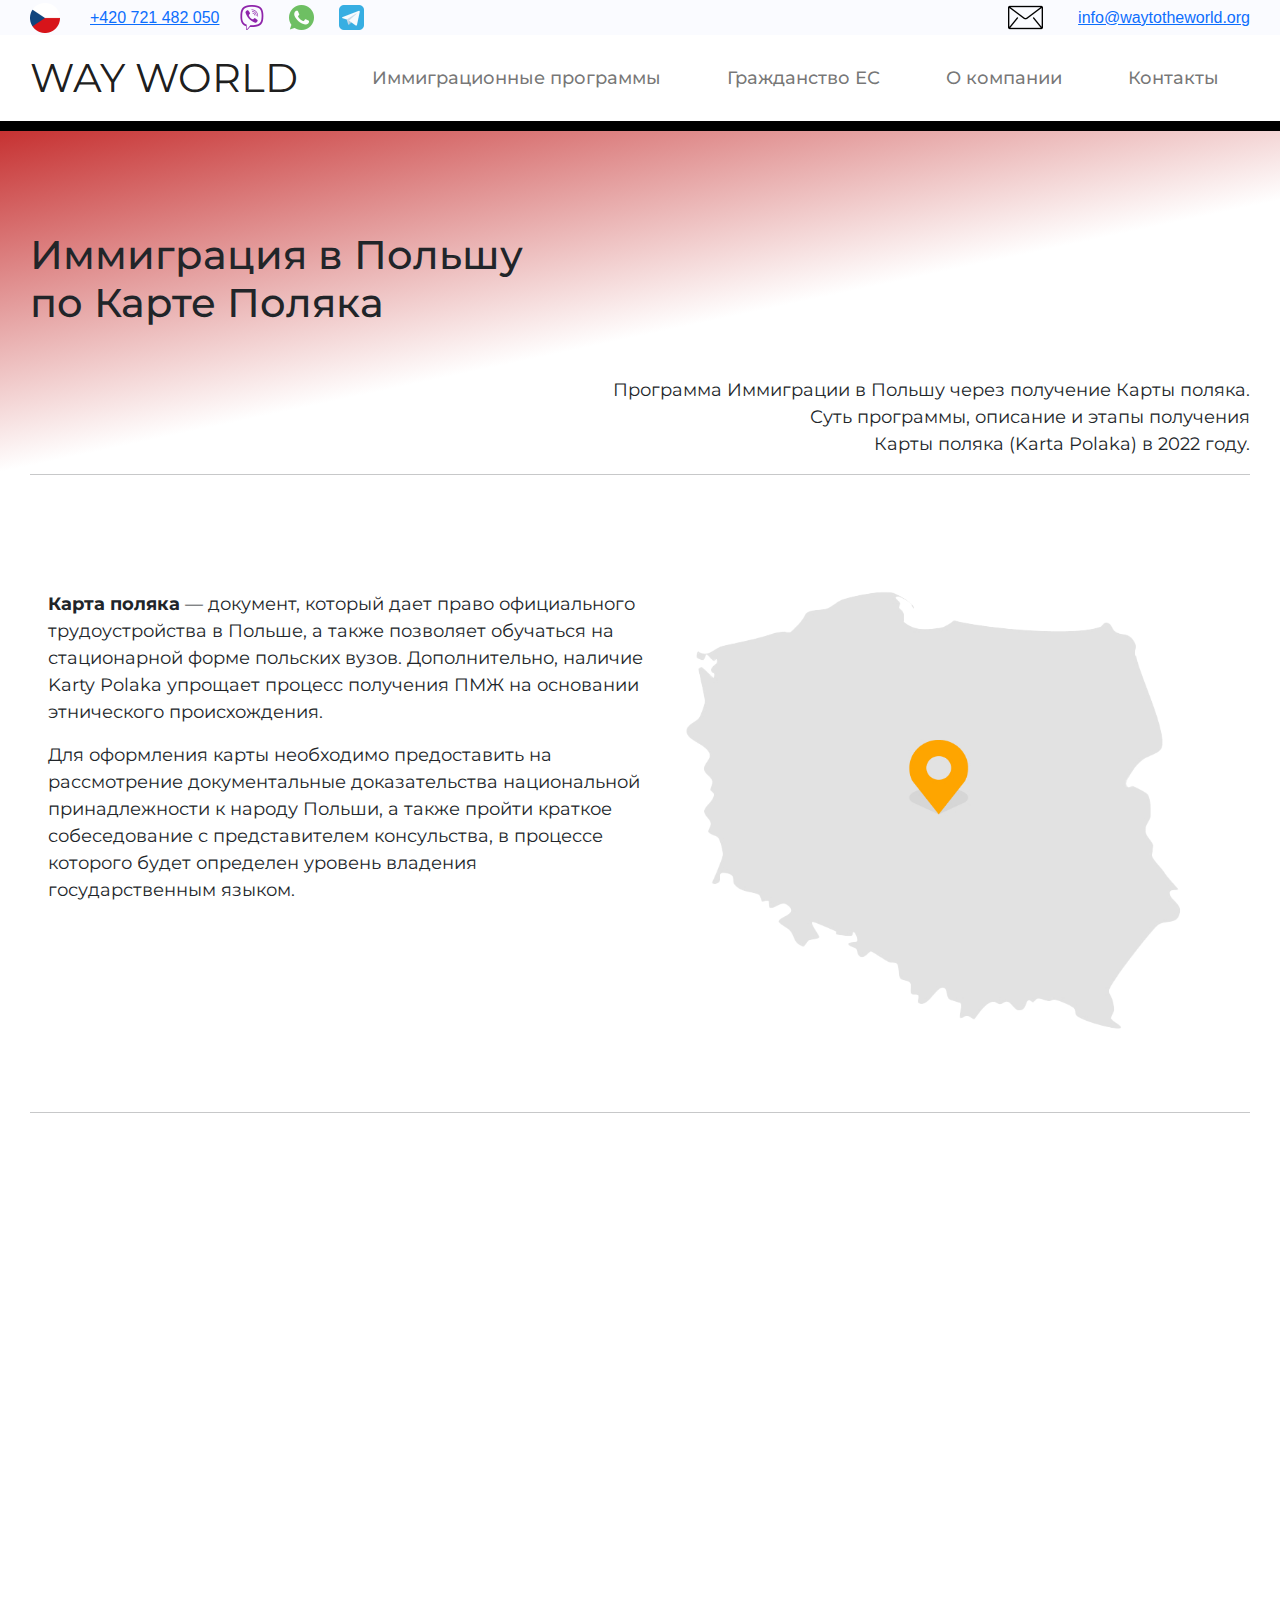
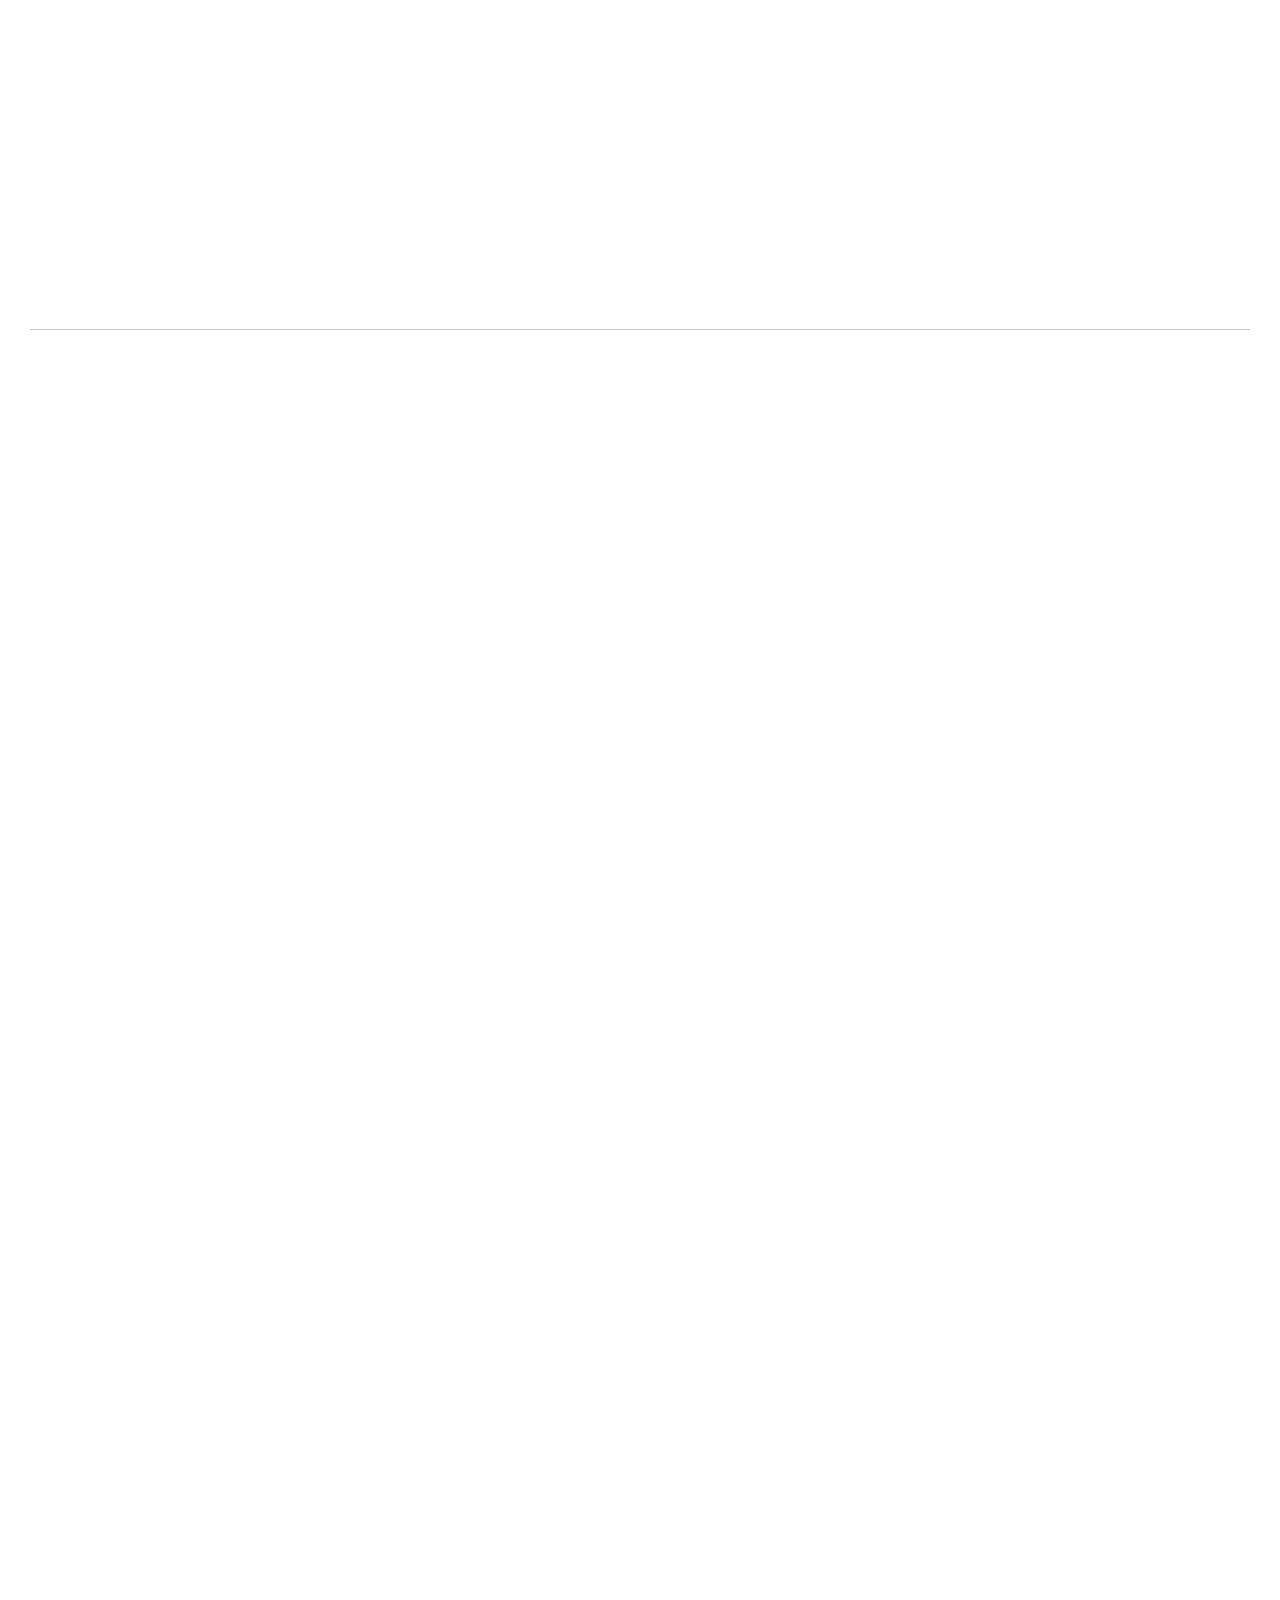
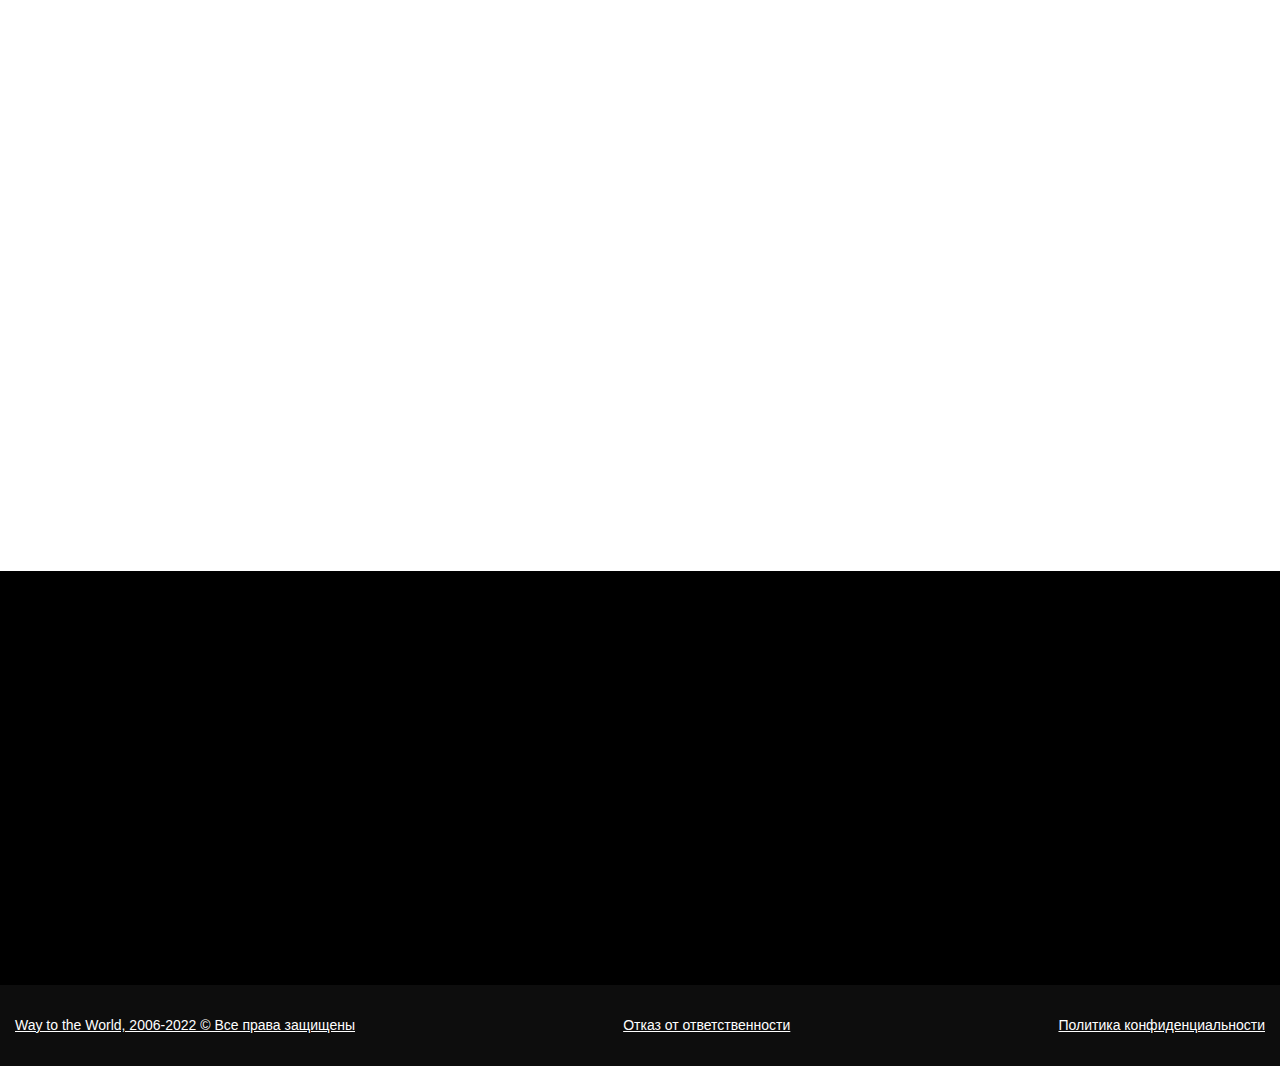
<file: pages/imigration-progs/map_poland.html>
<!DOCTYPE html>
<html lang="en">
<head>
    <meta charset="UTF-8">
    <meta http-equiv="X-UA-Compatible" content="IE=edge">
    <meta name="viewport" content="width=device-width, initial-scale=1.0">
    <title>Карта Поляка</title>

    <link rel="stylesheet" href="../../src/css/bootstrap.css">
    <link rel="stylesheet" href="../../src/css/media.css">
    <link rel="stylesheet" href="../../src/css/main.css">
    
    <link rel="stylesheet" href="../../src/css/map_poland.css">

    <link rel="stylesheet" href="https://cdnjs.cloudflare.com/ajax/libs/font-awesome/6.1.2/css/all.min.css" integrity="sha512-1sCRPdkRXhBV2PBLUdRb4tMg1w2YPf37qatUFeS7zlBy7jJI8Lf4VHwWfZZfpXtYSLy85pkm9GaYVYMfw5BC1A==" crossorigin="anonymous" referrerpolicy="no-referrer" />
    
    <link rel="shortcut icon" href="../../src/img/icons/favicon.ico" type="image/x-icon">
    <link rel="icon" href="../../src/img/icons/favicon.ico" type="image/x-icon">

    <script src="https://ajax.googleapis.com/ajax/libs/jquery/3.6.0/jquery.min.js"></script>
    <script src="https://www.google.com/recaptcha/api.js"></script>
    
</head>
<body>
    <header class="header">
        <div class="top-head gray_bg_color">
            <div class="container head_content">
                <ul class="left">
                    <li class="left-item"><img src="../../src/img/icons/chezh_flag.png" alt=""></li>
                    <li class="left-item phone"> <a href="tel:+420721482050">+420 721 482 050</a></li>
                    <li class="left-item"><a href="viber://chat?number=+420721482050"><img src="../../src/img/icons/viber.png" alt=""></a></li>
                    <li class="left-item"><a href="https://wa.me/420721482050"><img src="../../src/img/icons/whatsapp.png" alt=""></a></li>
                    <li class="left-item"><a href="https://t.me/world_pasport"><img src="../../src/img/icons/telegram.png" alt=""></a></li>
                </ul>
                <ul class="right">
                    <li class="right-item"><img src="../../src/img/icons/e_mail.png" alt=""></li>
                    <li class="right-item email"><a href="mailto:info@waytotheworld.org">info@waytotheworld.org</a></li>
                </ul>
            </div>
        </div>
    </header>      
            <nav id="navbar" class="navbar sticky-top navbar-expand-lg navbar-light bg_white ">
                <div class="container ">
                  <a class="navbar-brand " href="../../index.html">WAY WORLD</a>
                  <button class="navbar-toggler" type="button" data-bs-toggle="collapse" data-bs-target="#navbarNav" aria-controls="navbarNav" aria-expanded="false" aria-label="Toggle navigation">
                    <span class="navbar-toggler-icon"></span>
                  </button>
                  <div class="collapse navbar-collapse " id="navbarNav">
                    <ul class="navbar-nav">
                      <li class="nav-item">
                        <a class="nav-link color_blue  " aria-current="page" href="../immigration_programs.html">Иммиграционные программы</a>
                      </li>
                      <li class="nav-item">
                        <a class="nav-link color_blue " href="../euro_citizen.html">Гражданство ЕС</a>
                      </li>
                      <li class="nav-item">
                        <a class="nav-link color_blue " href="../about_company.html">О компании</a>
                      </li>
                      <li class="nav-item ">
                        <a class="nav-link color_blue " href="../about_company.html#contacts">Контакты</a>
                      </li>
                    </ul>
                  </div>
                  
                </div>
                
              </nav>
            <div class="line_block"></div>





    <div class="background-color-gradient">
      <div class="title-poland container">
        <h1 class="h1 element-animation-left-to-right">Иммиграция в Польшу по Карте Поляка</h1>
        <p class="description element-animation-right-to-left">
          Программа Иммиграции в Польшу через получение Карты поляка. <br> Суть программы, описание и этапы получения <br> Карты поляка (Karta Polaka) в 2022 году.
        </p>
      <hr>  
      </div>
    </div>
   
    <section class="main container">
      <div class="map-flex-container">
        <div class="left-text-container element-animation-left-to-right">
          <p class="text-one "> <b>Карта поляка </b> — документ, который дает право официального трудоустройства в Польше, а также позволяет обучаться на стационарной форме польских вузов. Дополнительно, наличие Karty Polaka упрощает процесс получения ПМЖ на основании этнического происхождения.</p>
          <p class="text-two">Для оформления карты необходимо предоставить на рассмотрение документальные доказательства  национальной принадлежности к народу Польши, а также пройти краткое собеседование с представителем консульства, в процессе которого будет определен уровень владения государственным языком.</p>
        </div>
        <div class="right-icon-container element-animation-right-to-left">
          <img src="../../src/img/icons/map_Poland 1.png" alt="">
          
        </div>
        
      </div>
      <hr>
      <div class="advantages-program ">
        <h1 class="h1 element-animation-down-to-up">Преимущества программы</h1>
        <div class="grid-block-items element-animation-down-to-up">
          <div class="grid-item">
            <img src="../../src/img/icons/polyak-card-img/ticket-passport.png" alt="">
            <p class="description">Karta Polaka действует на протяжении 10 лет, и впоследствии может быть продлена на аналогичный период.</p>
          </div>
          <div class="grid-item">
            <img src="../../src/img/icons/polyak-card-img/building.png" alt="">
            <p class="description">Предоставление государственной материальной поддержки и льгот для лиц, получивших ПМЖ на основании карты.</p>
          </div>
          <div class="grid-item">
            <img src="../../src/img/icons/polyak-card-img/hand-people.png" alt="">
            <p class="description">Лояльные требования к заявителю, главное — доказать этническую принадлежность и на базовом уровне владеть государственным языком.</p>
          </div>
          <div class="grid-item">
            <img src="../../src/img/icons/polyak-card-img/girl-hand.png" alt="">
            <p class="description">Дети владельцев Karty Polaka получают аналогичное удостоверение на основании статуса своих родителей.</p>
          </div>
          <div class="grid-item">
            <img src="../../src/img/icons/polyak-card-img/card.png" alt="">
            <p class="description">Удостоверение может быть оформлено в сроки от 2-3 месяцев, что является одним из самых быстрых путей к иммиграции в ЕС.</p>
          </div>
          <div class="grid-item">
            <img src="../../src/img/icons/polyak-card-img/plane.png" alt="">
            <p class="description">Иммиграция по карте поляка возможна для граждан любого государства мира, вне зависимости от их текущего статуса.</p>
          </div>
        </div>
      </div>
    <hr>
    <div class="about-program">
      <h1 class="h1 element-animation-down-to-up">О программе</h1>
      <div class="flex-container">
        <div class="flex-left element-animation-left-to-right">
          <p class="text-one">Закон «O Karcie Polaka» был принят польским парламентом в 2007 году. Цель программы — создание механизма поддержки поляков, проживающих за рубежом, в частности — в странах постсоветского пространства. Спустя некоторое время, в 2019 году в закон были внесены поправки, которые предоставили право получения карты этническим полякам, проживающим во всех странах мира.</p>
          <p class="text-two">Второстепенная цель программы иммиграции заключается в возможности привлечения в Польшу высококвалифицированных специалистов, желающих связать со страной свою трудовую деятельность, и при этом не ограничиваться жесткими рамками, связанными с получением специальных разрешений.</p>
        </div>
        <div class="flex-right element-animation-right-to-left">
          <p class="text-three">По состоянию на 2021 год, владельцами карты поляка являются более 350 000 граждан различных государств. Лидирующие позиции в рейтинге занимают страны, исторически связанные с бывшей территорией Польши — Беларусь, Украина, Литва.</p>
          <p class="text-fourth">Одной из причин подобной популярности программы является возможность ускоренного получения гражданства Польши: в соответствии с действующим законодательством, лица польского происхождения, доказанного наличием карты, имеют право на безусловное предоставление разрешения на постоянное проживание, а по прошествии года жизни в стране получают возможность оформления польского паспорта.</p>
        </div>
      </div>
    </div>
    <div class="banner element-animation-down-to-up">
      <img src="../../src/img/banner/IMG_1005 1.png" alt="">
    </div>
    <div class="conditions-getting">
      <h1 class="h1 element-animation-down-to-up">Условия получения ВНЖ</h1>

        <div class="flex-container">
          <div class="flex-left element-animation-left-to-right">
            <p class="text-one">Законным основанием для выдачи удостоверения является наличие польского происхождения, которое необходимо подтверждать. Если этнической связи с народом Польши у иностранца нет, он может въехать в страну по визе, получить ВНЖ. После этого можно оформить ПМЖ в Польше по карте поляка, начав процесс иммиграции.</p>
            <p class="text-two">Для эмиграции в Польшу и оформления Karty Polaka по происхождению необходимо подготовить пакет документов, которые могут доказать наличие польских корней у иностранца. Подача заявления осуществляется в консульстве государства, расположенном по месту фактического проживания заявителя. Затем необходимо записаться на собеседование с консулом, оставив заявку на сайте онлайн-услуг правительства Польши. После успешного интервью иностранец получает Karta Polaka.</p>
            <p class="text-three">Наличие удостоверения ускорит процесс дальнейшего получения польского резидентства, которое сделает возможной иммиграцию в Евросоюз. Гражданство Польши по карте поляка — наиболее удобный и надежный способ иммиграции для граждан СНГ, на территории которого проживает огромное количество потомственных поляков.</p>
          </div>


          <div class="flex-right element-animation-right-to-left">
            <p class="text-fourth">За выдачу карты не взимаются дополнительные сборы, официально Karta Polaka выдается бесплатно. Однако подготовка документов может включать в себя необходимость работы с архивными данными, а также обращение к юристам с целью получения консультационной поддержки. Кроме того, для успешного прохождения этапа собеседования могут понадобиться подготовительные языковые курсы, стоимость которых варьируется в зависимости от продолжительности и формата обучения, а также изначального уровня знаний заявителя. Это важное капиталовложение, ведь при свободном владении государственным языком переезд в Польшу осуществляется быстрее.</p>

            <div class="form">
              <form id="contact_form" method="post" action="handler.php" role="form">
                <div class="messages"></div>
                <p class="title">Получите консультацию, оставив заявку</p> 
                <div class="mb-3">
                  <i class="fa-solid fa-circle-user"></i>
                  <input type="text" name="name" class="form-control gray_bg_color" id="exampleInputEmail1" aria-describedby="emailHelp" placeholder="Ваше имя" required  minlength="2" maxlength="30">
                  
                </div>
                <div class="mb-3">
                  <i class="fa-solid fa-envelope"></i>
                  <input type="email" name="email" class="form-control gray_bg_color" id="exampleInputEmail1" aria-describedby="emailHelp" placeholder="Ваш E-mail" required maxlength="30">
                  
                </div>
                <div class="mb-3">
                  <i class="fa-solid fa-phone"></i>
                  <input type="text" name="phone" class="form-control gray_bg_color" id="exampleInputPassword1" placeholder="Ваш телефон" required>
                </div>
    
                <div class="mb-3">
                  <div class="g-recaptcha" data-sitekey="6Ld8QUohAAAAAA7nnit6LcEEHPjnGUrrTkWWwdqd"></div>
                </div>
                
                <button type="submit" class="btn btn-primary btn_bg_green" style="width: 100%;">Отправить</button>
              </form>
            </div>
          </div>
      </div>
    </div>


    </section>
    
   
   
   
   
   
   
   
   
   
    <footer class="footer ">
                <div class="footer_second_content ">
                   <div class="container">
                     <div class="row">
                         <div class="col-lg-3 col-md-6">
                             <div class="footer-info element-animation-down-to-up">
                                 <h1 class="main_title ">WAY WORLD</h1>
                             </div>
                         </div>
                         <div class="col-lg-3 col-md-6 footer-links citizenship element-animation-down-to-up">
                           <h4>Популярные услуги</h4>
                           <ul>
                               <li><a href="#"><img src="../../src/img/icons/chezh_flag.png" alt="">Гражданство Чехии</a></li>
                               <li><a href="#"><img src="../../src/img/icons/romania_logo.png" alt="">Гражданство Румынии</a></li>
                               <li><a href="#"><img src="../../src/img/icons/euro_logo.png" alt="">Гражданство ЕС</a></li>
                               <li><a href="#"><img src="../../src/img/icons/poland_logo.png" alt="">Карта Поляка</a></li>
                               <li><a href="#"><img src="../../src/img/icons/bolgaria_logo.png" alt="">Гражданство Болгарии</a></li>
                           </ul> 
                         </div>
                         <div class="col-lg-3 col-md-6 footer-links about element-animation-down-to-up">
                             <h4>О компании</h4>
                             <ul>
                               <li><a href="#">Контакты</a></li>
                               <li><a href="#">О нас</a></li>
                             </ul>  
                         </div>
                         <div class="col-lg-3 col-md-6 footer-cooporated element-animation-down-to-up">
                             <h4>In cooperated with</h4>
                             <a href="https://bitspsltd.co.uk/"><img src="../../src/img/icons/logo result white edition.png" alt=""></a>
                             
                         </div>
                     </div>
                 </div>
                 </div>
               </div>
               <div class="footer_third_content ">
                 <div class="content container">
                   <a href="#">Way to the World, 2006-2022 © Все права защищены </a>
                   <a href="#">Отказ от ответственности</a>
                   <a href="#">Политика конфиденциальности</a>
                 </div>
               </div>
    </footer>          


            <script src="../../src/js/bootstrap.min.js"></script> 
    <script src="../../src/js/main.js"></script>  
</body>
</html>
</file>
<file: src/css/main.css>
@import url('https://fonts.googleapis.com/css2?family=Montserrat:ital,wght@0,300;0,400;0,500;0,700;1,300&display=swap');
body {
    margin: 0;
    padding: 0;
    scroll-behavior: smooth;
    font-family: Montserrat, sans-serif;
    
}
h1, h2, h3, h4, h5, h6 {
    margin: 0;
    padding: 0;
}
ul, li {
    margin: 0;
    padding: 0;
    list-style: none;
}

.container {
    max-width: 1600px;
    margin: 0 auto;
    padding: 0 30px;
}

.bg_white{
    background-color: #fff;
}
.gray_bg_color {
    background-color: #FAFBFF;
}

.bg_blue{
    background-color: #303E87;
    
}
.btn_bg_green {
    background-color: #000;
    border: none;
    transition: 0.2s; 
    border-radius: 5px;
}
.btn_bg_green:hover {
    background-color: rgba(0, 0, 0, 0.7);
     
}

.header .head_content {
    font-family: sans-serif;
}

.header .head_content {
    display: flex;
    justify-content: space-between;
    flex-wrap: wrap;
}
.header .left {
    display: flex;
    align-items: center;
    justify-content: space-between;
    margin: 0;
}
.header .left .phone {
    padding: 0 20px 0 0;
}
.header .right {
    display: flex;
    align-items: center;
    margin: 0;
    padding: 5px 0;
}
.header .head_content li img {
    width: 50%;
}
.header .head_content li img:hover {
    opacity: 0.8;
}
.navbar_fixed {
    top: -2px;
    width: 100%;
    z-index: 5;
    
}
.sticky-top {
    top: -4px !important;
}


/*________________NavBar_____________________________*/
.navbar-brand {
    font-size: 40px;
    
}
.nav-item {
    font-size: 18px;
    margin: 0 0 0 50px;
    font-weight: 500;    
}
.nav-item a {
    position: relative;
}
.nav-item a::before {
    content: '';
    bottom: -3px ;
    left: 0;
    position: absolute ;
    width: 0%;
    height: 3px ;
    background-color: black ;
    transition: 0.5s;
    /* transform: scaleX(0); */
}
.nav-item a:hover::before {
    width: 100%;
    /* transform: scaleX(1); */
    
}

.line_block {

    width: 100%;
    height: 10px;
    background-color: #000;
}

/*______________________Introduction__________________________*/


.introduction .bgc_img img {  
    position: absolute;
    width: 100%;
    max-height: 900px;
    z-index: -1; 
    top:130px;
    left: 0;
    object-fit: cover;
}
.introduction .content {
    
    display: flex;
    justify-content: space-between;
}


.introduction .header_form form {
    position: relative;
    top: 150px;
    right: 0;
    background-color: #fff;
    padding: 35px;
    border-radius: 5px;
    box-shadow: 0px 0px 16px 9px rgba(0,0,0,0.18);
}


.introduction .header_text .h1 {
    font-family: Montserrat;
    font-weight: 300;
    font-size: 55px;
    color: #fff;
    max-width: 830px;
    margin: 135px 0 0 0;
    letter-spacing: -0.5px;
}
.introduction .header_text .h1 b {
    font-size: 60px;
    font-weight: 700;
}
.introduction .header_text .h2 {
    color: #fff;
    font-family: Montserrat;
    font-size: 32px;
    font-style: italic;
    font-weight: 300;
    max-width: 708px;
    margin: 80px 0 0 0;
}
.introduction .header_form input {
    border-radius: 2px;
    margin: -20px 0 0 0;
    
}
.introduction .header_form input:focus{
    border-color: #6579dd;
    box-shadow: none !important;
    
}
.introduction .header_form p,.footer .footer_form p {
    font-size: 150%;
    font-family: sans-serif;
    max-width: 300px;
    text-align: center;
    color: #000;
    font-weight: 400;
}
i.fa-solid {
    top: 10px;
    left: 5px;    
    position: relative;
    color: #000;
}
  i.fa-solid + input {
    padding-left: 26px;
  }

/*______________________Introduction__________________________*/

/*______________________Information___________________________*/
.bgc-color-gradient {
    background: linear-gradient(0deg, rgba(249, 250, 252, 0) 0%, #F7F8FA 150%);
    padding: 0 0 150px 0 ;
}
.section_information > .h1 {
    margin: 470px 0 100px 0;
    padding: 0 0 20px 0;
    font-size: 2em;
    text-align: center;
    font-weight: 400; 
    
}
.section_information > .h2 {
    text-align: center;
    font-size: 2em;
    margin: 100px 0;
    font-weight: 400;
}
.section_information .how-do-we-work {
    display: grid;
    grid-template-columns: repeat(3, auto);
    grid-template-rows: repeat(3, auto);
    grid-gap: 50px 0;
    justify-content: space-between;
    margin: 0 0 100px 0;
}

.section_information .how-do-we-work .h1 {
    font-size: 25px;
    
}
.section_information .how-do-we-work .flex-item {
    max-width: 400px;
    padding: 0 15px;
}
.section_information .how-do-we-work .desc-text {
    font-size: 16px;
}
.section_information .how-do-we-work .img img {
    width: 120px;
}

.section_information .about-program .tit {
    font-size: 25px;
    font-weight: 500;
}
.section_information .about-program .grid-item {
    max-width: 400px;
    padding: 20px 0 0 0;
}
.section_information .about-program {
    display: grid;
    grid-template-columns: repeat(3, auto);
    justify-content: space-between;
    grid-gap: 60px 40px;
    width: 100%;
    
}

.section_information .about-program .item1
 {
    grid-row: 1 / span 2;    
}
.section_information .about-program .item6
 {
    grid-row: 3 / span 2;    
}








/*______________________Information___________________________*/

/*____________________Popular_programs________________________*/


.popular_programs .display_grid {
    display: grid;
    grid-template-columns: repeat(3,auto);
    grid-template-rows: repeat(1, auto);
    grid-gap: 25px;
    justify-content: space-between;
}
.popular_programs .display_grid .block {
    display: flex;
    justify-content: space-between;
    align-items: flex-end;
}
.popular_programs .h1 {
    /* max-width: 600px; */
    text-align: center;
    font-weight: 400;
    padding: 50px 0 100px 0;
    margin: 150px 0 0 0;
    
}
.popular_programs .grid_item {
    max-width: 400px;
    text-decoration: none;
}
.popular_programs .grid_item .block {
    margin: 20px 0 0 0;
}
.popular_programs .grid_item img {
    max-width: 400px;
    border-radius: 5px;
}
.popular_programs .grid_item .block > p{
    margin: 0;
}
.popular_programs .grid_item .block img {
    max-width: 20%;
}

.popular_programs .grid_item .mini-title {
    font-family: Montserrat;
    font-weight: 200;
    font-size: 20px;
    color: #000;
}
.popular_programs .grid_item .text {
    color: #000;
    font-size: 25px;
    font-family: Montserrat;
}
.popular_programs .grid_item {
    transition: all ease-in-out 0.1s ;
    
    
}
.popular_programs .grid_item:hover {
    opacity: 0.8;
    transform: translateY(-10px);
    
}








footer .footer_first_content {
    margin: 117px 0 0 0;
    background-image: linear-gradient(to top, rgba(0,0,0,0.3), rgba(0,0,0,0.1)),
    url('../img/pedro-lastra-5g8dJvtYRYA-unsplash.jpg');
    background-size: cover;
    background-repeat: no-repeat;

    
}

footer .footer_first_content .content {
    padding: 150px 20px;
    display: flex;
    justify-content: space-between;
    
}

.footer .footer_form form {
    background-color: #fff;
    padding: 35px;
    min-width: 350px;
    border-radius: 5px;
    box-shadow: 0px 0px 16px 9px rgba(0,0,0,0.18);
}

.footer .footer_form  input {
    border-radius: 0;
    margin: -20px 0 0 0;
    
}
.footer .footer_form  input:focus{
    border-color: #6579dd;
    box-shadow: none !important;
    
}

  footer .footer_first_content .footer_text .h1 {
      color: #fff; 
      font-weight: 800;
      max-width: 800px;
      font-size: 50px;
  }
  footer .footer_first_content .footer_text .h2 {
      margin: 200px 0 0 0;
      color: #fff;
      font-weight: 300;
      font-size: 30px; 
      line-height: 150%; 
      font-style: italic;
}



/*________________________________Footer Second block__________________________________*/

.footer_second_content {
    background-color: #000;
}
.footer_second_content .row {
    padding: 80px 0 100px 0;
}
.footer_second_content .main_title {
    color: #fff;
    font-weight: 500;
    font-size: 60px;
}
.footer_second_content h4 {
    color: #fff;
    font-weight: 500;
}
.footer-cooporated img {
    margin: 20px 0 0 0;
}
.footer-cooporated img:hover {
    opacity: 0.9;
}
.footer-links a {
    text-decoration: none;
    color: #fff;
    
}
.footer-links li {
    margin: 10px 0 0 0;
}
.footer-links li a:hover {
    opacity: 0.95;
}
.footer_second_content .citizenship img {
    max-width: 25px;
    margin: 0 10px 0 0;
}

.footer-cooporated img {
    max-width: 120px;
}


.footer_third_content {
    background-color: rgba(0, 0, 0, 0.95);
}
.footer_third_content .content {
    display: flex;
    justify-content: space-between;
    flex-wrap: wrap;
    padding: 30px 15px;
}
.footer_third_content .content a {
    font-family: sans-serif;
    font-size: 14px;
    color: #fff;
}
.footer_third_content .content a:hover {
    color: rgb(243, 243, 243);
}

/*________________________Modal_Window________________________*/

.modal-window  {
    display: none;
    justify-content: space-between;
    width: 770px;
    max-height: 550px;
    position: fixed;
    top: 18%;
    left: 55%;
    margin-left:-450px ;
    z-index: 9999;
    background-color: #fff;
    padding: 0 30px 0 0;
    border-radius: 5px;
    box-shadow: 0px 0px 16px 9px rgba(0,0,0,0.18);
    
}
.bg-modal-color {
    display: none;
    position: fixed;
    background-color: rgba(0, 0, 0, 0.6);
    width: 100vw;
    height: 100vh;
    z-index: 9998;
    top: 0;
    left: 0;
    
    
}
.modal-window .img img {
    filter: brightness(65%);
    border-radius: 5px 0 0 5px;
}
.modal-window .text {
    position: relative;
    top: -480px;
    left: 40px;
    max-width: 290px;    
}
.modal-window .text .modal-h2 {
    color: rgb(231, 216, 6);
    font-size: 25px;
    margin: 0 0 290px 0;
    text-align: center;
}
.modal-window .text .modal-p {
    color: #fff;
    text-align: center;
}
.modal-window .img img {
    height: 550px;
} 

.modal-form i.fa-solid {
    top: 10px;
    left: 5px;    
    position: relative;
    color: #000;
}
.modal-form i.fa-solid + input {
    padding-left: 26px;
  }
.modal-form input {
    border-radius: 0;
    margin: -20px 0 0 0;
}
.modal-form .title {
    text-align: center;
    color: #000;
    font-size: 25px;
    max-width: 290px; 
}
.modal-form .text-title {
    max-width: 295px;
    text-align: center;
    color: #000;
    
}
.modal-window .modal-form form h1 {
    margin: 30px 0 0 0;
}
.modal-window .modal-form .close-x {
    position: absolute  ;
    top: 3px;
    right: 3px;
    transition: 1s;
    border-radius: 20px;
}
.modal-window .modal-form .close-x a {
    text-decoration: none;
    font-size: 20px;
    color: #000;
    border-radius: 20px;
    padding: 3px 8px;
    border: 1px solid #000;
    font-weight: bold;
    transition: 1s;
}
.modal-window .modal-form .close-x:hover {
    transform: rotate(360deg);
    background-color: #000;
    
}
.modal-window .modal-form .close-x:hover .close-link {
    color: #fff;
} 



/*_________________ANIMATION ELEMENTS_____________________________*/



.element-animation-left-to-right {
    /* Скроем элемент в начальном состоянии */
    opacity: 0;
    transform: translateX(-120px);
}
.element-animation-right-to-left {
    opacity: 0;
    transform: translateX(120px);
}
.element-animation-up-to-down {
    opacity: 0;
    transform: translateY(-15px);
}
.element-animation-down-to-up {
    opacity: 0;
    transform: translateY(35px);
}

.element-animation-down-to-up.element-show {
    opacity: 1;
    transition: all 1s;
    transform: translateY(0%);
}
.element-animation-up-to-down.element-show {
    opacity: 1;
    transition: all 1.5s;
    transform: translateY(0%);
}
.element-animation-right-to-left.element-show {
    opacity: 1;
    transition: all 1.5s;
    transform: translateX(0%);
}  
.element-animation-left-to-right.element-show {
    opacity: 1;
    transition: all 1.5s;
    transform: translateX(0%);
  }




















/*_________________ANIMATION ELEMENTS_____________________________*/

@media(max-width:850px) {
    .modal-window  {
        max-width: 500px;
        max-height: 600px;
        top: 18%;
        left: 75%; 
        padding: 30px ;
        
    }
    .modal-window .text {
        position: static;
        max-width: 100%;  
    }
    .modal-window .text .modal-h2 {
        color: #000;
        margin: 0;
        text-align: center;
    }
    .modal-window .text .modal-p {
        color: #000;
        text-align: center;
    }
    .modal-window .img  {
        display: none;
    } 
    .modal-form .title {
        text-align: center;
        max-width: 100%;
    }
    .modal-form .text-title {
        max-width: 100%;
        text-align: center;   
    }
    .modal-window .modal-form form h1 {
        margin: 30px 0 0 0;
    }
    .modal-window .modal-form form {
        width: 100%;
    }
    
}



@media (max-width:660px) {
    .modal-window  {    
        max-width: 400px;
        max-height: 600px;
        top: 18%;
        left: 90%;  
    }
}
@media (max-width:550px) {
    .modal-window  {
        max-width: 350px;
        max-height: 750px;
        top: 18%;
        left: 100%;   
    }
}
@media (max-width:480px) {
    .modal-window  {
       left: 120%;     
    }
}
@media (max-width:420px) {
    .modal-window  {
       left: 117%;
        
    }
}
@media (max-width:400px) {
    .modal-window  {
       left: 120%;
       top: 10%;
       padding: 15px;      
    }
    .modal-window .text .modal-h2 {
        font-size: 22px;
    }
    
}
@media (max-width:390px) {
    .modal-window  {
       left: 123%;
       top: 10%;
       padding: 10px;
       max-width: 330px;    
    }
}
@media (max-width:376px) {
    .modal-window  {
       left: 127%;
       top: 10%;
       padding: 10px;
       max-width: 330px;
        
    }
}
</file>
<file: src/css/media.css>
@media  (min-width: 1200px) and (max-width: 1600px) { 
    .introduction .bgc_img img {
        position: absolute;
        width: 100%;
        
        top: 131px;
        left: 0;
        object-fit: cover;
        z-index: -1;
    }
    .introduction .content .header_text .h1 {
        font-size: 45px;   
        /* margin: 70px 0 0 0; */
        max-width: 70%;
    }
    .introduction .content .header_text .h2 {
        font-size: 30px;
        margin: 20px 0 0 0;
        max-width: 70%;     
    }
    .introduction .header_form form {
        position: relative;
        top: 150px;
        right: 0;
        background-color: #fff;
        padding: 35px;
        min-width: 300px;
    }
}
@media (max-width: 1200px) {
    .section_information > .h1 {
        margin: 150px 0 0 0;
        
    }
}
@media (max-width:1300px){
    .introduction .bgc_img img {
        
        top: 131px !important;
        
    } 
}
@media (max-width:1370px){
    .footer_second_content {
        margin: -10px 0 0 0;
        padding: 0 15px;
    }
    .footer_second_content .footer-links h4 {
        margin: 30px 0 0 0;
    }
    .footer_second_content .footer-cooporated h4 {
        margin: 30px 0 0 0;
    }


    .about_first_block .content .workers_block .workers_text_block { 
        font-size: 16px;       
    }
    .about_first_block .content .workers_block .img img {
        max-width: 400px;
    }
    
    .about_first_block .content .banner_block .banner_text_block {
        font-size: 16px;
    }
    .about_first_block .content .banner_block .img img {
        max-width: 250px;
        
    }
    .about_first_block .content .workers_block .workers_text_block {
        max-width: 350px;
    }
    .about_first_block .content .banner_block .banner_text_block {
        max-width: 350px;
    }
    .bgc-color-gradient {
        padding: 20px 0 40px 0;
    }
    
    
}
@media (max-width:1300px){
    .navbar .nav-link {
        font-size: 18px;
    }
    .navbar .oswald {
        font-size: 30px !important;
    }
    .nav-item {
        margin: 0 0 0 40px;
        
    }
    .popular_programs .display_grid {
        display: grid;
        grid-template-columns: repeat(1,auto);
        grid-template-rows: repeat(1, auto);
        grid-gap: 25px;
        justify-content: center;
    }
    .popular_programs .h1 {
        max-width: 100%;
        text-align: center;
        
        font-weight: 400;
        margin: 40px 0;
        padding: 0;
    }
    .popular_programs .grid_item {
        max-width: 100%;
        
    }
    .popular_programs .bg_img_popular_programs img {
        position: static;
        margin: 20px 0 0 0;
        opacity: 1;
    }
}
@media ( max-width:1200px) {
    .introduction .content {
      display: block ;       
     } 
     .nav-item {
        margin: 0 0 0 30px;
        
    }
     .introduction .content .header_form {
         display: flex;
         justify-content: center;
     }
     .introduction .content .header_text{
         text-align: center;
         max-width: 300px;
         
         
     }
     .introduction .content .header_text .h1 {
         font-size: 25px;
         
         margin: 70px 0 0 0;
         max-width: 100%;
     }
     .introduction .content .header_text .h2 {
         font-size: 20px;
         margin: 20px 0 0 0;
         max-width: 100%;
    }
     .flex-center {
         display: flex;
         justify-content: center;
     }
     .introduction .header_form form {
        position: relative;
        top: 50px;
        right: 0;
        background-color: #fff;
        padding: 35px;
    }
    .introduction .bgc_img img {
        position: absolute;
        width: 100%;
        
        top: 160px;
        left: 0;
        object-fit: cover;
        z-index: -1;
    }
    /*_______________________Footer______________________*/
    footer .footer_first_content .content {
        padding: 80px 20px;
        display: block;
    }
    footer .footer_first_content .footer_text {
        text-align: center;
        
    }
    footer .footer_first_content .footer_text .h1 {
        max-width: 100%;
        font-size: 40px;
    }
    footer .footer_first_content .footer_text .h2 {
        margin: 20px 0 0 0;
        
        
        line-height: 150%; 
    }
    footer .footer_first_content .footer_form {
        display: flex;
        justify-content: center;
        margin: 30px;
    }


 }
 @media (max-width:1100px) {
    .how_do_we_work {
        grid-gap: 50px;
    }
    section.main .map-flex-container .right-icon-container img{
        max-width: 400px;
        padding: 0 50px 0 0;
    }
 }


 @media (max-width:850px) {
    .about_first_block .content .workers_block {
        display: block;
    }
    .about_first_block .content .banner_block {
        display: block;
    }
    .about_first_block .content .workers_block .img img {
        max-width: 100%;
    }
    
    .about_first_block .content .banner_block .banner_text_block {
        font-size: 16px;
    }
    .about_first_block .content .banner_block .img img {
        max-width: 250px;
        
    }
    .about_first_block .content .workers_block .workers_text_block {
        max-width: 100%;
    }
    .about_first_block .content .banner_block .banner_text_block {
        max-width: 100%;
    }
    .contacts_block .contacts-grid {
        display: grid;
        grid-template-columns: repeat(1,auto);
        grid-gap: 30px 0;
        margin: 70px 0 0 0;
    }
    .contacts_block .head {
        padding: 0;
    }
    
    
 }


 @media  (min-width: 700px) and (max-width: 1300px) { 
    .introduction .bgc_img img {
        position: absolute;
        width: 100%;
        
        top: 138px;
        left: 0;
        object-fit: cover;
        z-index: -1;
    }
}
@media  (min-width: 700px) and (max-width: 1200px) { 
    .introduction .bgc_img img {
        position: absolute;
        width: 100%;
        height: 100%;
        top: 138px;
        left: 0;
        object-fit: cover;
        z-index: -1;
    }
}
@media (max-width:1120px) {
    .introduction .content .header_text .h1 {
        margin: 50px 0 0 0;
    }
    .about_way_to_the_world {
        margin: 50px 0 0 0;
        display: grid;
        grid-template-columns: repeat(3, 1fr);
        grid-template-rows: repeat(1, auto);
        grid-gap: 80px ;   
    }
    .immigration_programs_content .display-grid {
        display: grid;
        grid-template-columns: repeat(1, auto);
        grid-gap: 40px 0;
        justify-content: center;
    }
    .immigration_programs_content .display-grid .grid-item h3 {
        max-width: 450px;    
    }
    .immigration_programs_content .display-grid .grid-item img {
        max-width: 450px;
    }
} 
@media (max-width:880px) {
    .section_information .how-do-we-work .h1 {
        font-size: 20px;
    }
    .section_information .about-program {
        grid-gap: 20px 10px;
    }
    .section_information .about-program .tit {
        font-size: 20px;
        font-weight: 700;
    }
    .section_information .about-program .img-one img,
    .section_information .about-program .img-two img {
        width: 200px;
    }
}
@media(max-width: 700px){
    .section_information > .h1 {
        margin: 100px 0 40px 0;
     }
     .section_information > .h2 {
        text-align: center;
        margin: 50px 0;
    }
    .section_information .how-do-we-work {
        grid-template-columns: repeat(1, auto);
        justify-content: center;
        
        grid-gap: 10px;
    }
    .section_information .how-do-we-work .desc-text {
        padding-bottom:30px;
    }
    .section_information .about-program {
        display: block;
    }
    .immigration_programs_content .main_title {
        font-size: 40px;
    }
    .immigration_programs_content .display-grid .grid-item h3 {
        font-size: 1.1em;
        font-weight: 700 !important;   
    }

    .header .head_content li img {
        width: 40%;
    }
    .header .left .phone {
        padding: 0 10px 0 0px;
        font-size: 14px;
        
    }
    .header .right {    
        padding: 5px 0;
    }
    .header .email {
        padding: 0 10px 0 0px;
        font-size: 14px;
        
    }
    .introduction .bgc_img img {
        position: absolute;
        height: 100vh;
        top: 125px;
        left: 0;
        object-fit: cover;
        z-index: -1;
    }
    .introduction .content .header_text .h1 {
        margin: 20px 0 0 0;
    }
    .how_do_we_work .grid_item .grid_h1 {
        margin: 10px 0 0 0;

    }
    .immigration_programs_content .display-grid .grid-item img {
        max-width: 100%;
    }
    .eu_bgc_image .content .h1 {
        font-family: Montserrat;
        font-weight: 600;
        font-size: 30px;
        padding: 100px 0 25px 0;
        color: #fff;
    }
    .eu_bgc_image .content .h2 {
        font-family: Montserrat;
        font-weight: 400;
        font-size: 20px;
        color: #fff;
        max-width: 100%;
    }
    .main-content .first-block p:first-child {
        margin: 20px 0;
    }   
    
    

}
@media (max-width:500px) {
    .about_way_to_the_world {
        margin: 50px 0 0 0;
        display: grid;
        grid-template-columns: repeat(1, 1fr);
        grid-template-rows: repeat(1, auto);
        grid-gap: 50px ;   
    }
    .about_way_to_the_world .grid_item {
        max-width: 100%;
        text-align: center;
    }
    .section_information .how-do-we-work {
        margin: 0 0 50px 0;
    }
    .about_first_block .content .h1 {
        font-size: 35px;
    }
    .about_first_block .content .banner_block .banner_text_block {
        margin: 20px 0 0 0;
    }
    .about_first_block .content .workers_block .workers_text_block {
        margin: 20px 0 0 0;
    }
    .about_first_block .container {
        padding: 0 15px;
    }
    .about_first_block .content {
        background-color: #fff;
        
    }
    .contacts_block .head {
        display: block;
    }
    .contacts_block {
        margin: 0;
    }
    .immigration_programs_content {
        margin: 0 !important;
    }
    .immigration_programs_content .main_title {
        font-size: 30px;
        margin: 30px 0 ;
    }
 }

@media(max-width:450px){
    .top-head {
        display: none;
    }
    
    .introduction .bgc_img img {
        position: absolute;
        max-width: 100%;
        top: 80px !important;
        left: 0;
        object-fit: cover;
        z-index: -1;
    }
    .navbar-brand {
        font-size: 30px;
        
    }
    
    .footer_third_content .content a {
        font-size: 14px;
    }


    .popular_programs .display_grid .grid_item > img {
        max-width: 300px;
    }
}
</file>
<file: src/css/about_company.css>
@import url('https://fonts.googleapis.com/css2?family=Caveat:wght@600&family=Montserrat:wght@500&display=swap');
.about_first_block .content {
    background-color: rgba(217, 217, 217, 0.28);
    padding: 30px 20px;
}
.about_first_block .content .h1 {
    color: #303E87;
    letter-spacing: 1px;
    font-size: 50px;
    margin: 20px 0 30px 0;
}

.about_first_block .content .workers_block {
    display: flex;
    justify-content: space-between;
}
.about_first_block .content .workers_block .workers_text_block {
    max-width: 500px;
    font-family: Montserrat;
    font-size: 20px;
    font-weight: 300;
}
.about_first_block .content .workers_block .img img {
    max-width: 700px;
}
.about_first_block .content .banner_block {
    display: flex;
    justify-content: space-between;
    align-items: flex-end;
}
.about_first_block .content .banner_block .banner_text_block {
    max-width: 500px;
    font-family: Montserrat;
    font-size: 20px;
    font-weight: 300;
}
.about_first_block .content .banner_block .img img {
    max-width: 400px;
    object-fit: cover;
}


.contacts_block .head {
    display: flex;
    justify-content: space-between;
    align-items: baseline;
    padding: 0 100px;
}
.contacts_block .head .contact {
    font-size: 45px;
    font-weight: 400;
    color: #303E87;
}
.contacts_block .head .london , .praha {
    font-size: 30px;
    font-weight: 400;
    color: #303E87;
}

.contacts_block {
    margin: 50px 0 0 0;
}
.contacts_block .contacts-grid {
    display: grid;
    grid-template-columns: repeat(2,auto);
    grid-gap: 30px 0;
    margin: 70px 0 0 0;
}
.contacts_block .contacts-grid .grid-item .h1 {
    font-family: Montserrat;
    font-size: 30px;
    font-weight: 500;
}
.contacts_block .contacts-grid .grid-item .h2 {
    font-family: Montserrat;
    font-size: 25px;
    font-weight: 400;
}

.contacts_block .contacts-grid .grid-item .h3 {
    font-family: Montserrat;
    font-size: 20px;
    font-weight: 300;
}
</file>
<file: src/css/euro_citizen.css>
@import url('https://fonts.googleapis.com/css2?family=Caveat:wght@600&family=Montserrat:wght@600&display=swap');
.eu_bgc_image {
    background: url('../img/europe_flags.jpg');
    background-position: cover;
    height: 700px;
}
.eu_bgc_image .content .h1 {
    font-family: Montserrat;
    font-weight: 600;
    font-size: 45px;
    padding: 150px 0 50px 0;
    color: #fff;
}
.eu_bgc_image .content .h2 {
    font-family: Montserrat;
    font-weight: 400;
    font-size: 30px;
    color: #fff;
    max-width: 80%;
}

.main-content {
    font-family: Montserrat;
    font-size: 18px;
    line-height: 150%;
}
.main-content .first-block p {
    margin: 30px 0 0 0;
}
.main-content .first-block ul {
    margin: 30px 0 0 0 ;
}
.main-content .content ul li img {
    padding: 0 15px 0 0;
}

.main-content .second-block p span {
    color: #1B00BF;
    font-weight: bold;
}
.main-content .table {
    max-width: 70%;
}
.main-content .middle_photo{
    max-width: 100%;
}
.main-content .h1 {
    margin: 30px 0 ;
}
.main-content .content ul li {
    margin: 15px 0;
}
.main-content .content p {
    margin: 15px 0;
}
.main-content .content p:last-child {
    margin: 50px 0 ;
    
}
</file>
<file: src/css/immigration_programs.css>
section.immigration_programs_content {
    margin: 50px 0 0 0;
}

.immigration_programs_content .display-grid {
    display: grid;
    grid-template-columns: repeat(2, auto);
    grid-gap: 120px 20px;
    justify-content: space-around;
}
.immigration_programs_content .main_title {
    margin: 0 0 80px 13px;
    
    color: #000;
    letter-spacing: 1px;
    font-size: 45px;
    font-weight: 400;
    text-align: center;
}
.immigration_programs_content .display-grid .grid-item {
    padding: 15px;
    box-shadow: 0px 0px 25px 2px rgba(0,0,0,0.1);
    border-radius: 5px;
}
.immigration_programs_content .display-grid .grid-item:nth-child(8) {
    padding: 0;
    text-align: right;
    box-shadow: none;

}
.immigration_programs_content .display-grid .grid-item img {
    max-width: 500px;
    margin: 0 0 20px 0;
}
.immigration_programs_content .display-grid .grid-item h3 {
    max-width: 500px;
    margin: 0 0 10px 0;
    font-size: 25px;
}
.immigration_programs_content .display-grid .grid-item h3:hover {
    opacity: 0.8;
}
.immigration_programs_content .display-grid .grid-item a {
    text-decoration: none;
    color: #000;
    
    font-weight: 400;
}
.immigration_programs_content .display-grid .grid-item .first_text, .second_text, .third_text {
    font-family: sans-serif;
    letter-spacing: 0.5px;
}
</file>
<file: src/css/map_poland.css>
.background-color-gradient {
    background: linear-gradient(348deg, rgb(255 255 255 ) 50%, #bb0909  110%);
    padding: 50px 0 50px 0;
}
.title-poland h1 {
    max-width: 500px;
    margin: 50px 0 0 0;
}
.title-poland p {
    font-size: 18px;
    font-weight: 400;
    margin: 50px 0 0 0;
    text-align: right;
}
section.main .map-flex-container {
    display: flex;
    justify-content: space-around;
    margin: 50px 0 80px 0;
    position: relative;
}


section.main .map-flex-container .left-text-container .text-one, 
section.main .map-flex-container .left-text-container .text-two {
    max-width: 600px;
    font-size: 18px;
    font-weight: 400;
}
section.main .map-flex-container .right-icon-container img{
    max-width: 550px;
    padding: 0 50px 0 0;
}

section.main .advantages-program .h1 {
    text-align: center;
    margin: 65px 0 0 0;
}
section.main .advantages-program .grid-block-items {
    margin: 70px 0 80px 0;
    display: grid;
    grid-template-columns: repeat(2, auto);
    grid-gap: 50px 0;
    justify-content: center;
    
}
section.main .advantages-program .grid-block-items .grid-item {
    display: flex;
    max-width: 500px;
}
section.main .advantages-program .grid-block-items .grid-item > img {
    width: 100px;
    height: 110px;
}
section.main .advantages-program .grid-block-items .grid-item > p {
    font-size: 18px;
    padding: 0 0 0 90px;
}
section.main .about-program .h1 {
    text-align: center;
    margin: 65px 0;
}
section.main .about-program .flex-container,
section.main .conditions-getting .flex-container
{
    display: flex;  
    margin: 0 0 70px 0;
}
section.main .about-program .flex-container .flex-right,
section.main .conditions-getting .flex-container .flex-right
{
    border-left: 2px solid rgb(160, 160, 160);
    padding: 0 20px;
}
section.main .about-program .flex-container .flex-left,
section.main .conditions-getting .flex-container .flex-left
{
    padding: 0 20px;
}
section.main .banner {
    margin: 0 auto;
    
    max-width: 1000px;
}
section.main .banner > img {
    max-width: 100%;
    border-radius: 5px;
}

section.main .conditions-getting .form {
    max-width: 350px;
    margin: 40px 0 0 0;
    padding: 15px;
    border-radius: 8px;
    box-shadow: 0px 0px 16px 9px rgba(0,0,0,0.05);
}
section.main .conditions-getting .h1 {
    text-align: center;
    margin: 50px 0;
}
section.main .conditions-getting .form p{
    text-align: center;
    font-size: 22px;
    margin: 0;
    font-weight: 500;
}
section.main .conditions-getting .form .fa-solid {
    top: 12px;
    left: 6px;    
    position: relative;
    color: #000;
}
section.main .conditions-getting .form .fa-solid + input {
    padding-left: 26px;
    margin: 0;
}
section.main .conditions-getting .form input {
    margin: -20px 0 0 0 !important;
}


@media (max-width:1100px) {
    
    section.main .map-flex-container .right-icon-container img{
        max-width: 400px;
        padding: 0 50px 0 0;
    }
    .title-poland p {
        font-size: 16px; 
        text-align: right;
    }
    section.main .map-flex-container .left-text-container .text-one, 
    section.main .map-flex-container .left-text-container .text-two {
    max-width: 600px;
    font-size: 16px;
    font-weight: 400;
}
 }
 @media (max-width:800px) {
    section.main .map-flex-container {
        margin: 0;
    }
    .title-poland h1 {
        margin: 0;
    }
    section.main .map-flex-container .right-icon-container {
        position: absolute;
        top: 0;
        right: -55px;
        z-index: -1;
        opacity: 0.5;
    }
    section.main .advantages-program .grid-block-items {
        margin: 0 0 25px 0;
        display: grid;
        grid-template-columns: repeat(1, auto);
        grid-gap: 30px 0;
    }
    section.main .advantages-program .grid-block-items .grid-item p{
        font-size: 16px;
    }
    section.main .advantages-program .grid-block-items .grid-item:nth-child(2) p{
        padding: 0 0 0 84px;
    }
    section.main .advantages-program .grid-block-items .grid-item:nth-child(4) p{
        padding: 0 0 0 79px;
    }
    section.main .advantages-program .grid-block-items .grid-item:nth-child(6) p{
        padding: 0 0 0 79px;
    }
 }

@media (max-width:650px) {
    section.main .about-program .flex-container,
    section.main .conditions-getting .flex-container
{
    display: block;  
    margin: 0 0 40px 0;
}
    section.main .about-program .flex-container .flex-left,
    section.main .conditions-getting .flex-container .flex-left
{
    border-right: 2px solid rgb(160, 160, 160);
    padding: 0 20px;
}
    section.main .advantages-program .h1,
    section.main .about-program .h1,
    section.main .conditions-getting .h1
{
    
    margin: 45px 0 45px 0;
}
}
 @media (max-width:450px) {
    .navbar-brand {
        font-size: 30px;   
    }
    section.main .advantages-program .grid-block-items .grid-item p{
        padding: 0 0 0 76px;
    }
    section.main .advantages-program .grid-block-items .grid-item:nth-child(2) p{
        padding: 0 0 0 70px;
    }
    section.main .advantages-program .grid-block-items .grid-item:nth-child(4) p{
        padding: 0 0 0 65px;
    }
    section.main .advantages-program .grid-block-items .grid-item:nth-child(6) p{
        padding: 0 0 0 65px;
    }
 }
</file>
